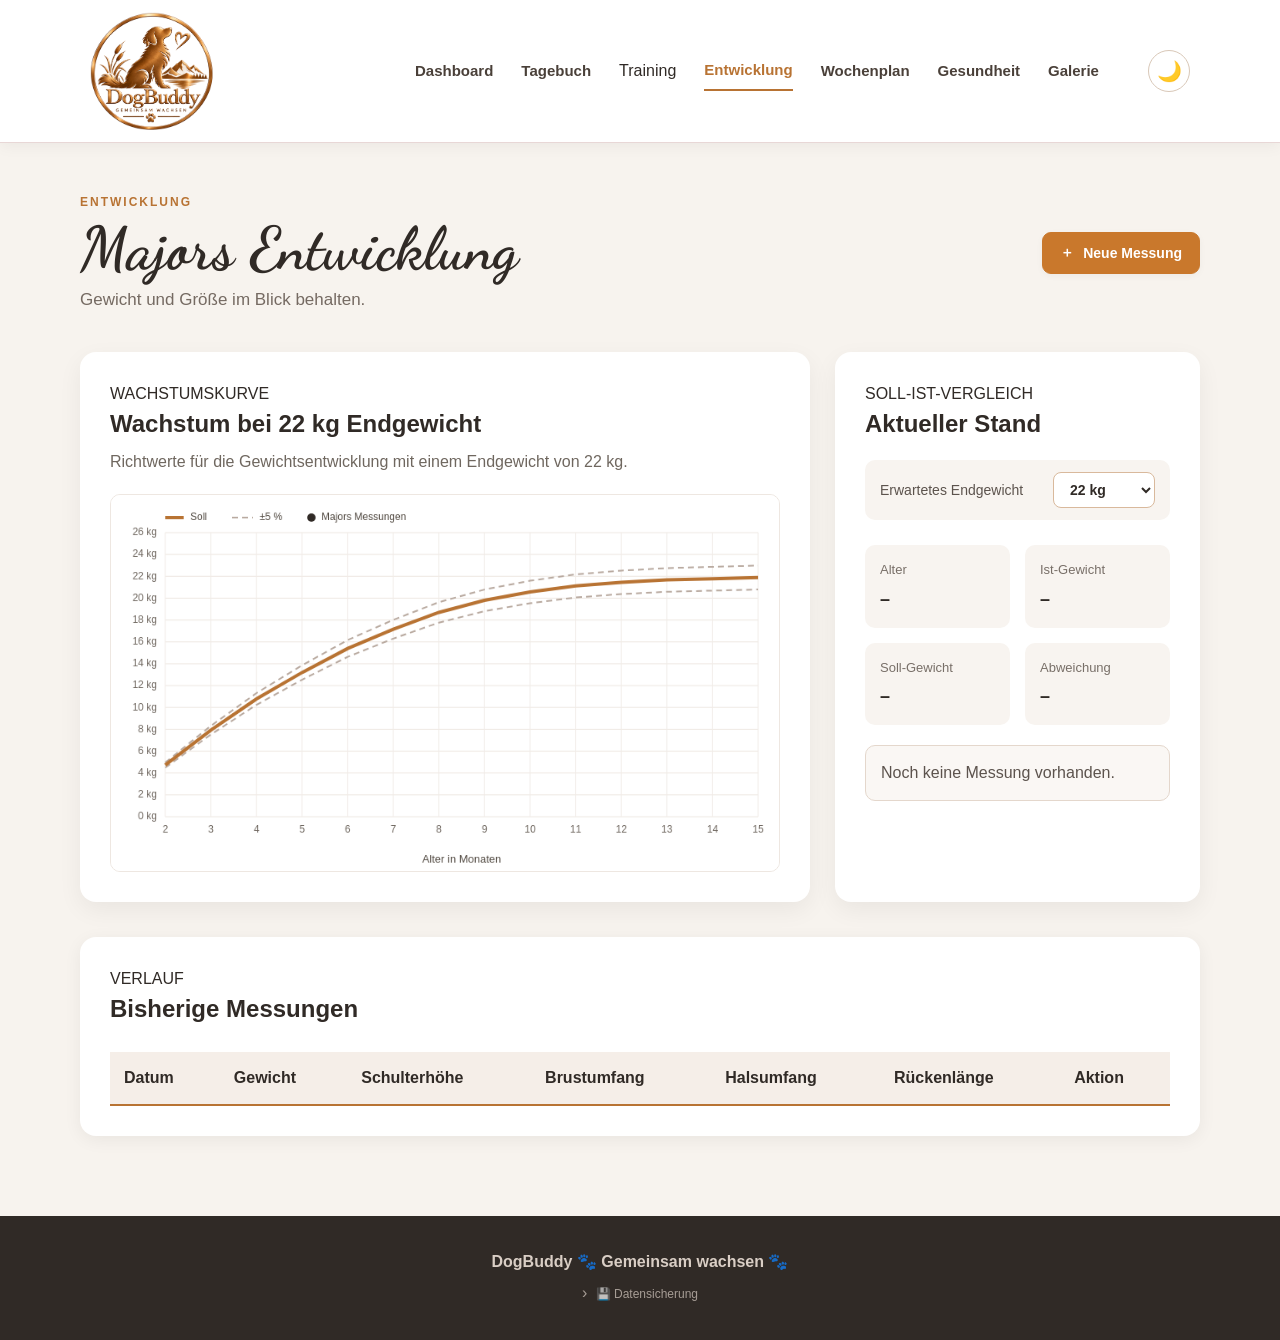
<file: DogBuddy/html/entwicklung.html>
<!DOCTYPE html>
<html lang="de">

<head>
    <meta charset="UTF-8">

    <meta
        name="viewport"
        content="width=device-width, initial-scale=1.0"
    >

    <title>DogBuddy - Entwicklung</title>

    <link
        rel="stylesheet"
        href="../css/styles.css"
    >
</head>


<body>


    <!-- ========================================== -->
    <!-- HAUPTINHALT -->
    <!-- ========================================== -->

    <main class="development-page">


        <!-- ====================================== -->
        <!-- ÜBERSCHRIFT -->
        <!-- ====================================== -->

        <section class="page-header">

            <div class="page-header-text">
            
                <p class="page-eyebrow">
                    ENTWICKLUNG
                </p>
            
                <h1 class="page-main-title">
                    <span id="page-dog-name">Major</span>s Entwicklung
                </h1>
            
                <p class="page-subtitle">
                    Gewicht und Größe im Blick behalten.
                </p>
            
            </div>
        
            <!-- POPUP ÖFFNEN -->
            <button
                type="button"
                id="open-measurement-form"
                class="gallery-add-button"
            >
        
                <span class="gallery-add-icon">
                    ＋
                </span>
            
                Neue Messung
            
            </button>
        
        </section>

        <!-- ====================================== -->
        <!-- WACHSTUM & SOLL-IST-VERGLEICH -->
        <!-- ====================================== -->

        <section class="growth-section">
        
        
            <!-- ================================== -->
            <!-- WACHSTUMSKURVE -->
            <!-- ================================== -->
        
            <div class="growth-chart-card">
            
            
                <!-- KLEINE ÜBERSCHRIFT -->
            
                <p class="eyebrow">
                    WACHSTUMSKURVE
                </p>
            
            
                <!-- ÜBERSCHRIFT -->
            
                <h2>
                    Wachstum bei
                    <span id="growth-heading-weight">22</span>
                    kg Endgewicht
                </h2>
            
            
                <!-- BESCHREIBUNG -->
            
                <p class="growth-description">
                    Richtwerte für die Gewichtsentwicklung
                    mit einem Endgewicht von
                    <span id="growth-description-weight">22</span> kg.
                </p>
            
            
                <!-- ================================== -->
                <!-- DIAGRAMM -->
                <!-- ================================== -->
            
                <!--
                    In dieses Canvas zeichnet JavaScript
                    später automatisch die Wachstumskurve,
                    den Toleranzbereich und Majors Messwerte.
                -->
            
                <canvas
                    id="growth-chart"
                    class="growth-chart-clickable"
                    width="800"
                    height="450"
                    title="Klicken zum Vergrößern"
                >
                </canvas>
            
            </div>
        
        
            <!-- ================================== -->
            <!-- SOLL-IST-VERGLEICH -->
            <!-- ================================== -->
        
            <div class="growth-comparison-card">
            
            
                <!-- KLEINE ÜBERSCHRIFT -->
            
                <p class="eyebrow">
                    SOLL-IST-VERGLEICH
                </p>
            
            
                <!-- ÜBERSCHRIFT -->
            
                <h2>
                    Aktueller Stand
                </h2>

            <!-- ================================== -->
            <!-- ERWARTETES ENDGEWICHT -->
            <!-- ================================== -->

            <div class="growth-final-weight">
            
                <label for="growth-final-weight">
                    Erwartetes Endgewicht
                </label>
            
                <select id="growth-final-weight">

                    <option value="20">
                        20 kg
                    </option>
                
                    <option value="21">
                        21 kg
                    </option>
                
                    <option value="22" selected>
                        22 kg
                    </option>
                
                    <option value="23">
                        23 kg
                    </option>
                
                    <option value="24">
                        24 kg
                    </option>
                
                </select>
            
            </div>
            
            
                <!-- ================================== -->
                <!-- VERGLEICHSWERTE -->
                <!-- ================================== -->
            
                <div class="growth-comparison-grid">
                
                
                    <!-- ALTER -->
                
                    <div class="growth-value">
                    
                        <span>
                            Alter
                        </span>
                    
                        <strong id="growth-current-age">
                            –
                        </strong>
                    
                    </div>
                
                
                    <!-- IST-GEWICHT -->
                
                    <div class="growth-value">
                    
                        <span>
                            Ist-Gewicht
                        </span>
                    
                        <strong id="growth-current-weight">
                            –
                        </strong>
                    
                    </div>
                
                
                    <!-- SOLL-GEWICHT -->
                
                    <div class="growth-value">
                    
                        <span>
                            Soll-Gewicht
                        </span>
                    
                        <strong id="growth-target-weight">
                            –
                        </strong>
                    
                    </div>
                
                
                    <!-- ABWEICHUNG -->
                
                    <div class="growth-value">
                    
                        <span>
                            Abweichung
                        </span>
                    
                        <strong id="growth-difference">
                            –
                        </strong>
                    
                    </div>
                
                </div>
            
            
                <!-- ================================== -->
                <!-- BEWERTUNG DES GEWICHTS -->
                <!-- ================================== -->
            
                <!--
                    JavaScript zeigt hier später an,
                    ob das Gewicht innerhalb,
                    unterhalb oder oberhalb
                    des Richtbereichs liegt.
                -->
            
                <div
                    id="growth-status"
                    class="growth-status"
                >
                    Noch keine Berechnung möglich.
                </div>
            
            
            </div>
        
        </section>


                <!-- ====================================== -->
                <!-- BISHERIGE MESSUNGEN -->
                <!-- ====================================== -->

                <section class="measurement-history">
                
                    <p class="eyebrow">
                        VERLAUF
                    </p>
                
                    <h2>
                        Bisherige Messungen
                    </h2>
                
                
                    <table class="measurement-table">
                    
                        <thead>
                        
                            <tr>
                            
                                <th>
                                    Datum
                                </th>
                            
                                <th>
                                    Gewicht
                                </th>
                            
                                <th>
                                    Schulterhöhe
                                </th>
                            
                                <th>
                                    Brustumfang
                                </th>
                            
                                <th>
                                    Halsumfang
                                </th>
                            
                                <th>
                                    Rückenlänge
                                </th>
                            
                                <th>
                                    Aktion
                                </th>
                            
                            </tr>
                        
                        </thead>
                    
                    
                        <tbody id="measurement-list">
                        
                            <!--
                                Hier fügt entwicklung.js
                                automatisch die gespeicherten
                                Messungen ein.
                            -->
                        
                        </tbody>
                    
                    </table>
                
                </section>
            
            </main>
        
            <!-- ========================================== -->
            <!-- POPUP - WACHSTUMSKURVE -->
            <!-- ========================================== -->

            <div
                id="growth-chart-modal"
                class="app-modal growth-chart-modal"
            >

                <div class="app-modal-content growth-chart-modal-content">
                
                    <!-- ================================== -->
                    <!-- POPUP KOPF -->
                    <!-- ================================== -->
                
                    <div class="app-modal-header">
                    
                        <div>
                        
                            <p class="eyebrow">
                                WACHSTUMSKURVE
                            </p>
                        
                            <h2>
                                Wachstum bei
                                <span id="growth-modal-weight">22</span>
                                kg Endgewicht
                            </h2>
                        
                        </div>
                    
                    
                        <!-- POPUP SCHLIESSEN -->
                    
                        <button
                            type="button"
                            id="close-growth-chart"
                            class="app-modal-close"
                            aria-label="Wachstumskurve schließen"
                        >
                            ×
                        </button>
                    
                    </div>
                
                
                    <!-- ================================== -->
                    <!-- GROSSE WACHSTUMSKURVE -->
                    <!-- ================================== -->
                
                    <div class="growth-chart-modal-body">
                    
                        <canvas
                            id="growth-chart-large"
                            width="1200"
                            height="650"
                        ></canvas>
                    
                    </div>
                
                </div>
            
            </div>
        
            <!-- ========================================== -->
            <!-- POPUP - NEUE MESSUNG -->
            <!-- ========================================== -->
        
            <div
                id="measurement-form-modal"
                class="app-modal"
            >
        
                <div class="app-modal-content">


            <!-- ================================== -->
            <!-- POPUP KOPF -->
            <!-- ================================== -->

            <div class="app-modal-header">

                <div>

                    <p class="eyebrow">
                        ENTWICKLUNG
                    </p>

                    <h2>
                        Neue Messung
                    </h2>

                </div>


                <button
                    type="button"
                    id="close-measurement-form"
                    class="app-modal-close"
                    aria-label="Popup schließen"
                >
                    ×
                </button>

            </div>


            <!-- ================================== -->
            <!-- POPUP INHALT -->
            <!-- ================================== -->

            <div class="app-modal-body">


                <!-- DATUM -->

                <div class="form-group">

                    <label for="measurement-date">
                        Datum
                    </label>

                    <input
                        type="date"
                        id="measurement-date"
                    >

                </div>


                <!-- GEWICHT -->

                <div class="form-group">

                    <label for="measurement-weight">
                        Gewicht in kg
                    </label>

                    <input
                        type="text"
                        id="measurement-weight"
                        step="0.1"
                        min="0"
                        placeholder="z. B. 8,4"
                    >

                </div>


                <!-- SCHULTERHÖHE -->

                <div class="form-group">

                    <label for="measurement-height">
                        Schulterhöhe in cm
                    </label>

                    <input
                        type="number"
                        id="measurement-height"
                        step="0.1"
                        min="0"
                        placeholder="z. B. 35"
                    >
                    
                </div>

                    <!-- BRUSTUMFANG -->

                    <div class="form-group">
                    
                        <label for="measurement-chest">
                            Brustumfang in cm
                        </label>
                    
                        <input
                            type="number"
                            id="measurement-chest"
                            step="0.1"
                            min="0"
                            placeholder="z. B. 42"
                        >
                    
                    </div>


                    <!-- HALSUMFANG -->

                    <div class="form-group">
                    
                        <label for="measurement-neck">
                            Halsumfang in cm
                        </label>
                    
                        <input
                            type="number"
                            id="measurement-neck"
                            step="0.1"
                            min="0"
                            placeholder="z. B. 28"
                        >

                </div>


                    <!-- RÜCKENLÄNGE -->

                    <div class="form-group">
                    
                        <label for="measurement-back">
                            Rückenlänge in cm
                        </label>
                    
                        <input
                            type="number"
                            id="measurement-back"
                            step="0.1"
                            min="0"
                            placeholder="z. B. 35"
                        >
                    
                        </div>

                    </div>
                                


            <!-- ================================== -->
            <!-- POPUP BUTTONS -->
            <!-- ================================== -->

            <div class="app-modal-buttons">


                <!-- ABBRECHEN -->

                <button
                    type="button"
                    id="cancel-measurement-form"
                    class="app-cancel-button"
                >
                    Abbrechen
                </button>


                <!-- SPEICHERN -->

                <button
                    type="button"
                    id="save-measurement"
                    class="primary-button"
                >
                    🐾 Speichern
                </button>

            </div>

        </div>

    </div>


    <!-- ========================================== -->
    <!-- JAVASCRIPT -->
    <!-- ========================================== -->

    <!-- Entwicklung -->
    <script src="../js/entwicklung.js"></script>

    <!-- Gemeinsamer Header -->
    <script src="../js/header.js"></script>

    <!-- Footer zuerst erstellen -->
    <script src="../js/footer.js"></script>

    <!-- Backup-Funktionen -->
    <script src="../js/backup.js"></script>

    <!-- Scroll-to-Top -->
    <script src="../js/scroll-top.js"></script>

    <!-- Schwebendes Navigationsmenü -->
    <script src="../js/floating-menu.js"></script>

    <!-- Dark Mode -->
    <script src="../js/dark-mode.js"></script>

    </body>

</html>
</file>
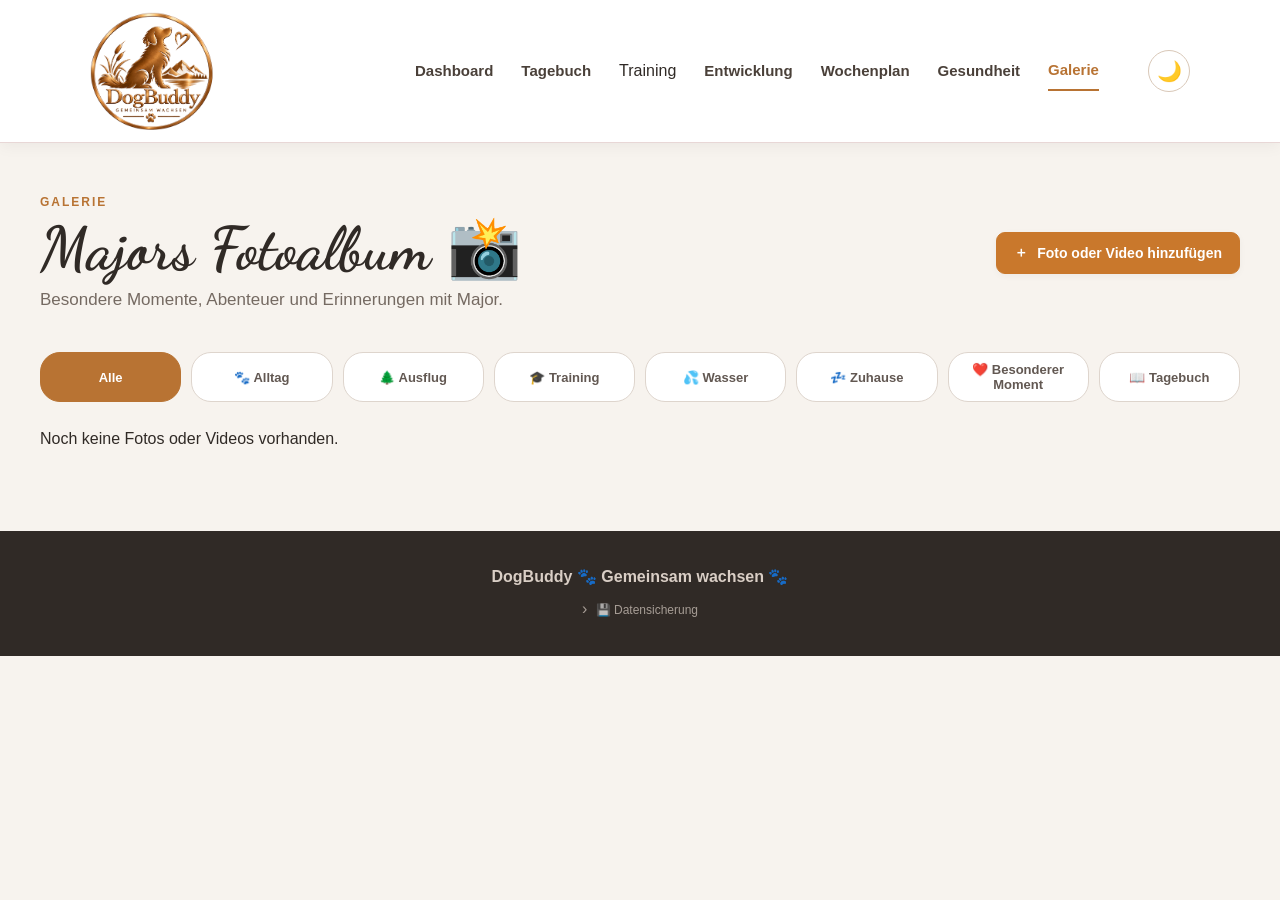
<file: DogBuddy/html/galerie.html>
<!DOCTYPE html>
<html lang="de">

<head>

    <meta charset="UTF-8">

    <meta
        name="viewport"
        content="width=device-width, initial-scale=1.0"
    >

    <title>Galerie | DogBuddy</title>

    <link
        rel="stylesheet"
        href="../css/styles.css"
    >

</head>


<body>


    <!-- ================================================== -->
    <!-- HAUPTINHALT                                        -->
    <!-- ================================================== -->

    <main class="gallery-page">


        <!-- GALERIE-KOPF -->

        <section class="page-header">

            <div class="page-header-text">
            
                <p class="page-eyebrow">
                    GALERIE
                </p>
            
                <h1 class="page-main-title">
                    <span id="page-dog-name">Major</span>s Fotoalbum 📸
                </h1>
            
                <p class="page-subtitle">
                    Besondere Momente, Abenteuer und Erinnerungen mit Major.
                </p>
            
            </div>
        
            <!-- POPUP ÖFFNEN -->
            <button
                type="button"
                id="open-gallery-form"
                class="gallery-add-button"
            >
        
                <span class="gallery-add-icon">
                    ＋
                </span>
            
                Foto oder Video hinzufügen
            
            </button>
        
        </section>


        <!-- ================================================== -->
        <!-- FILTER                                             -->
        <!-- ================================================== -->

        <section class="gallery-filter">

            <button
                type="button"
                class="gallery-filter-button active"
                data-category="Alle"
            >
                Alle
            </button>

            <button
                type="button"
                class="gallery-filter-button"
                data-category="Alltag"
            >
                🐾 Alltag
            </button>

            <button
                type="button"
                class="gallery-filter-button"
                data-category="Ausflug"
            >
                🌲 Ausflug
            </button>

            <button
                type="button"
                class="gallery-filter-button"
                data-category="Training"
            >
                🎓 Training
            </button>

            <button
                type="button"
                class="gallery-filter-button"
                data-category="Wasser"
            >
                💦 Wasser
            </button>

            <button
                type="button"
                class="gallery-filter-button"
                data-category="Zuhause"
            >
                💤 Zuhause
            </button>

            <button
                type="button"
                class="gallery-filter-button"
                data-category="Besonderer Moment"
            >
                ❤️ Besonderer Moment
            </button>

            <button
                type="button"
                class="gallery-filter-button"
                data-category="Tagebuch"
            >
                📖 Tagebuch
            </button>

        </section>


        <!-- ================================================== -->
        <!-- GALERIE                                            -->
        <!-- ================================================== -->

        <section class="gallery-album">

            <div
                id="gallery-grid"
                class="gallery-grid"
            >

                <p class="empty-gallery">
                    Noch keine Fotos oder Videos vorhanden.
                </p>

            </div>

        </section>

    </main>


    <!-- ================================================== -->
    <!-- POPUP: FOTO ODER VIDEO HINZUFÜGEN                   -->
    <!-- ================================================== -->

    <div
        id="gallery-form-modal"
        class="app-modal"
    >

        <div class="app-modal-content">


            <!-- POPUP-KOPF -->

            <div class="app-modal-header">

                <div>

                    <p class="small-heading">
                        GALERIE
                    </p>

                    <h2 id="gallery-form-title">
                        Foto oder Video hinzufügen
                    </h2>

                </div>


                <button
                    type="button"
                    id="close-gallery-form"
                    class="app-modal-close"
                    aria-label="Popup schließen"
                >
                    ×
                </button>

            </div>


            <!-- POPUP-INHALT -->

            <div class="app-modal-body">


                <!-- DATEI -->

                <div class="gallery-form-group">

                    <label>
                        Foto oder Video
                    </label>


                    <div class="gallery-file-picker">

                        <label
                            for="gallery-photo"
                            class="gallery-file-button"
                        >
                            📁 Dateien durchsuchen
                        </label>


                        <span
                            id="gallery-file-name"
                            class="gallery-file-name"
                        >
                            Keine Datei ausgewählt
                        </span>


                        <input
                            type="file"
                            id="gallery-photo"
                            class="gallery-file-input"
                            accept="image/jpeg,image/png,image/webp,video/mp4,video/webm"
                        >

                    </div>

                </div>


                <!-- VORSCHAU -->

                <div
                    id="gallery-upload-preview"
                    class="gallery-upload-preview"
                ></div>


                <!-- TITEL -->

                <div class="gallery-form-group">

                    <label for="gallery-title">
                        Titel
                    </label>

                    <input
                        type="text"
                        id="gallery-title"
                        placeholder="z. B. Erstes Mal am See"
                    >

                </div>


                <!-- DATUM UND KATEGORIE -->

                <div class="gallery-form-row">


                    <div class="gallery-form-group">

                        <label for="gallery-date">
                            Datum
                        </label>

                        <input
                            type="date"
                            id="gallery-date"
                        >

                    </div>


                    <div class="gallery-form-group">

                        <label for="gallery-category">
                            Kategorie
                        </label>

                        <select id="gallery-category">

                            <option value="Alltag">
                                🐾 Alltag
                            </option>

                            <option value="Ausflug">
                                🌲 Ausflug
                            </option>

                            <option value="Training">
                                🎓 Training
                            </option>

                            <option value="Wasser">
                                💦 Wasser
                            </option>

                            <option value="Zuhause">
                                💤 Zuhause
                            </option>

                            <option value="Besonderer Moment">
                                ❤️ Besonderer Moment
                            </option>

                        </select>

                    </div>

                </div>


                <!-- BESCHREIBUNG -->

                <div class="gallery-form-group">

                    <label for="gallery-description">
                        Beschreibung
                    </label>

                    <textarea
                        id="gallery-description"
                        rows="4"
                        placeholder="Was war an diesem Moment besonders?"
                    ></textarea>

                </div>

            </div>


            <!-- POPUP-BUTTONS -->

            <div class="app-modal-buttons">

                <button
                    type="button"
                    id="cancel-gallery-form"
                    class="app-cancel-button"
                >
                    Abbrechen
                </button>


                <button
                    type="button"
                    id="save-gallery-photo"
                    class="primary-button"
                >
                    Speichern
                </button>

            </div>

        </div>

    </div>


    <!-- ================================================== -->
    <!-- LIGHTBOX                                           -->
    <!-- ================================================== -->

    <div
        id="gallery-lightbox"
        class="gallery-lightbox"
    >

        <div class="gallery-lightbox-content">


            <!-- SCHLIESSEN -->

            <button
                type="button"
                id="close-gallery-lightbox"
                class="gallery-lightbox-close"
                aria-label="Großansicht schließen"
            >
                ×
            </button>


            <!-- ================================================== -->
            <!-- MEDIENBEREICH MIT PFEILEN                           -->
            <!-- ================================================== -->

            <div class="gallery-lightbox-media-wrapper">


                <!-- VORHERIGES FOTO -->

                <button
                    type="button"
                    id="gallery-lightbox-previous"
                    class="gallery-lightbox-arrow gallery-lightbox-arrow-left"
                    aria-label="Vorheriges Foto"
                    hidden
                >
                    ‹
                </button>


                <!-- FOTO ODER VIDEO -->

                <div
                    id="gallery-lightbox-media"
                    class="gallery-lightbox-media"
                ></div>


                <!-- NÄCHSTES FOTO -->

                <button
                    type="button"
                    id="gallery-lightbox-next"
                    class="gallery-lightbox-arrow gallery-lightbox-arrow-right"
                    aria-label="Nächstes Foto"
                    hidden
                >
                    ›
                </button>


                <!-- BILDZÄHLER -->

                <div
                    id="gallery-lightbox-counter"
                    class="gallery-lightbox-counter"
                    hidden
                ></div>

            </div>


            <!-- ================================================== -->
            <!-- INFORMATIONEN                                      -->
            <!-- ================================================== -->

            <div class="gallery-lightbox-info">

                <p
                    id="gallery-lightbox-category"
                    class="small-heading"
                ></p>

                <h2 id="gallery-lightbox-title"></h2>

                <p id="gallery-lightbox-date"></p>

                <p id="gallery-lightbox-description"></p>

            </div>

        </div>

    </div>


    <!-- ================================================== -->
    <!-- JAVASCRIPT                                         -->
    <!-- ================================================== -->

    <!-- Galerie -->
    <script src="../js/galerie.js"></script>

    <!-- Gemeinsamer Header -->
    <script src="../js/header.js"></script>

    <!-- Footer zuerst erstellen -->
    <script src="../js/footer.js"></script>

    <!-- Backup-Funktionen -->
    <script src="../js/backup.js"></script>

    <!-- Scroll-to-Top -->
    <script src="../js/scroll-top.js"></script>

    <!-- Schwebendes Navigationsmenü -->
    <script src="../js/floating-menu.js"></script>

    <!-- Dark Mode -->
    <script src="../js/dark-mode.js"></script>

    </body>

</html>
</file>
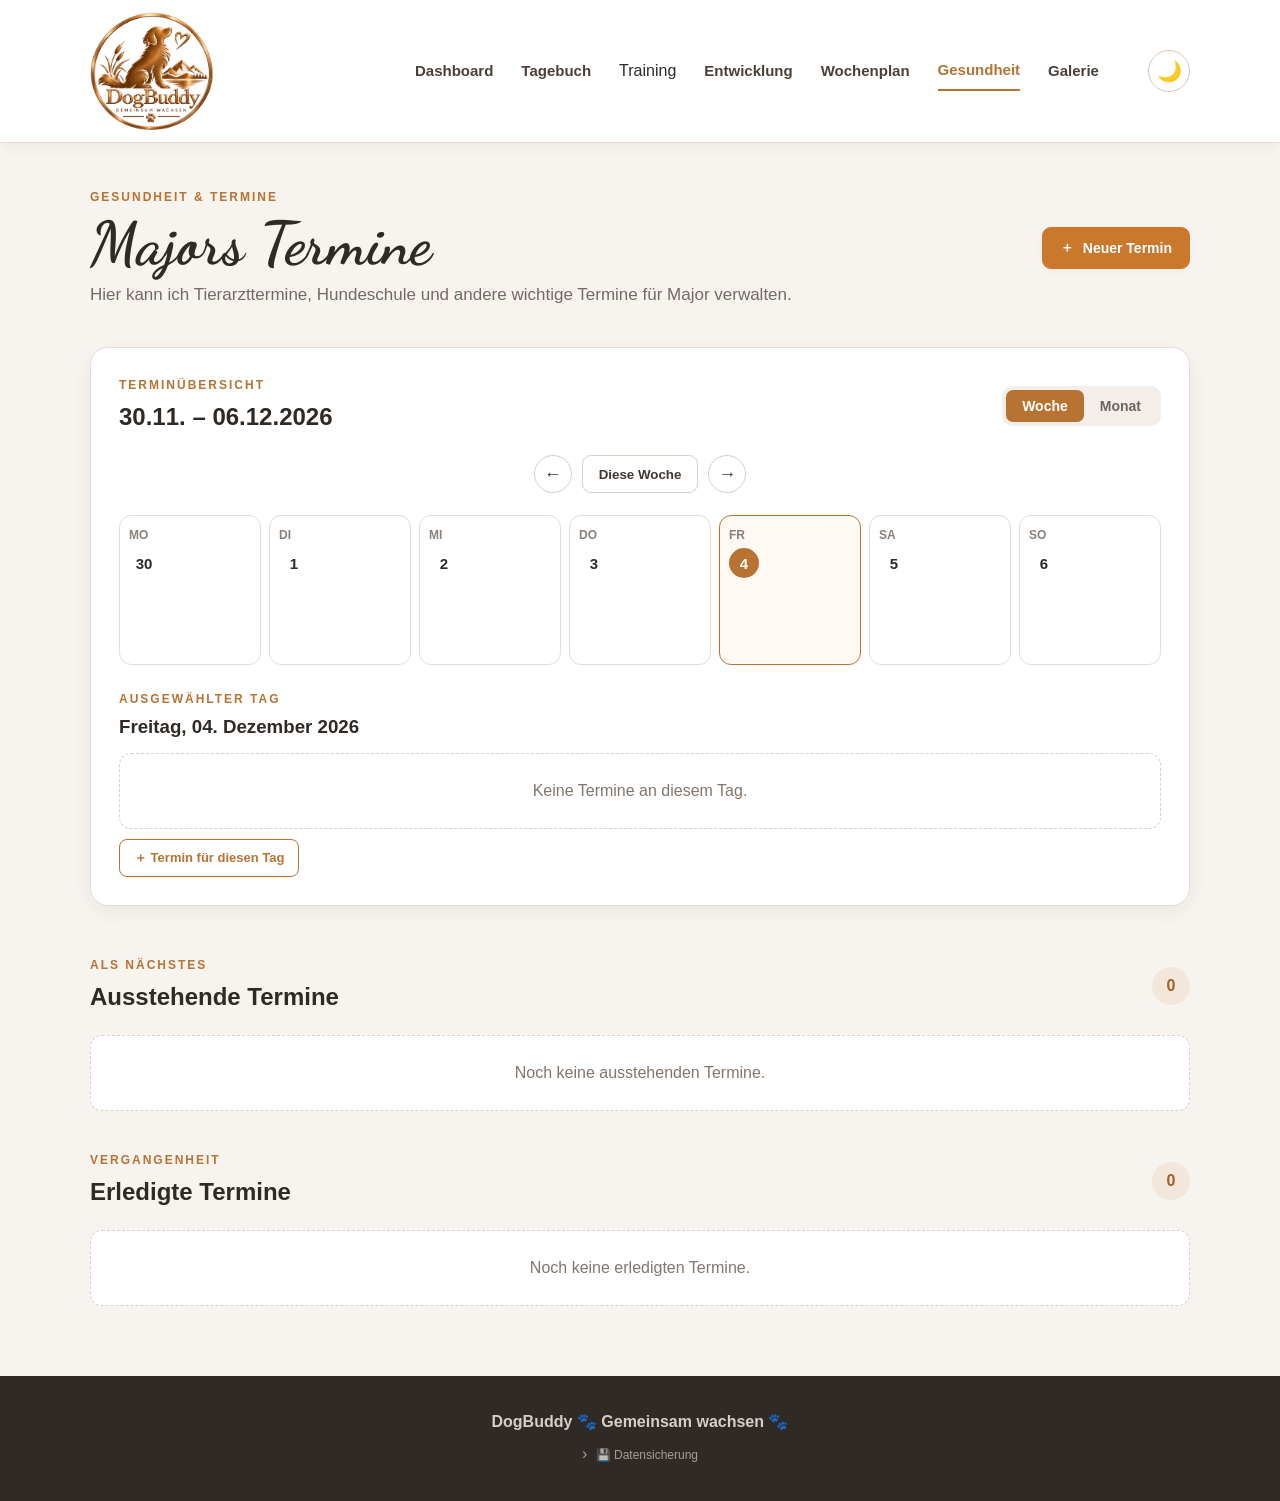
<file: DogBuddy/html/gesundheit.html>
<!DOCTYPE html>
<html lang="de">

<head>

    <meta charset="UTF-8">

    <meta
        name="viewport"
        content="width=device-width, initial-scale=1.0"
    >

    <title>Gesundheit & Termine | DogBuddy</title>

    <link
        rel="stylesheet"
        href="../css/styles.css"
    >

</head>


<body>


    <!-- ========================================== -->
    <!-- HAUPTINHALT -->
    <!-- ========================================== -->

    <main class="health-page">


        <!-- ====================================== -->
        <!-- ÜBERSCHRIFT -->
        <!-- ====================================== -->

        <section class="page-header">

            <div class="page-header-text">
            
                <p class="page-eyebrow">
                    GESUNDHEIT & TERMINE
                </p>
            
                <h1 class="page-main-title">
                    <span id="page-dog-name">Major</span>s Termine
                </h1>
            
                <p class="page-subtitle">
                    Hier kann ich Tierarzttermine,
                    Hundeschule und andere wichtige
                    Termine für <span id="page-dog-name-text">Major</span> verwalten.
                </p>
            
            </div>
        
            <!-- POPUP ÖFFNEN -->
            <button
                type="button"
                id="open-appointment-form"
                class="gallery-add-button"
            >
        
                <span class="gallery-add-icon">
                    ＋
                </span>
            
                Neuer Termin
            
            </button>
        
        </section>


                <!-- ====================================== -->
                <!-- KALENDER                               -->
                <!-- ====================================== -->
            
                <section class="health-calendar-section">
                
                    <!-- ================================== -->
                    <!-- KALENDER KOPF                      -->
                    <!-- ================================== -->
                
                    <div class="health-calendar-header">
                    
                        <div>
                        
                            <p class="small-heading">
                                TERMINÜBERSICHT
                            </p>
                        
                            <h2 id="calendar-title">
                                Kalender
                            </h2>
                        
                        </div>
                    
                    
                        <!-- ================================== -->
                        <!-- WOCHEN- / MONATSANSICHT            -->
                        <!-- ================================== -->
                    
                        <div class="calendar-view-switch">
                        
                            <button
                                type="button"
                                id="calendar-week-view"
                                class="calendar-view-button active"
                            >
                                Woche
                            </button>
                        
                            <button
                                type="button"
                                id="calendar-month-view"
                                class="calendar-view-button"
                            >
                                Monat
                            </button>
                        
                        </div>
                    
                    </div>
                
                
                    <!-- ================================== -->
                    <!-- KALENDER NAVIGATION                -->
                    <!-- ================================== -->
                
                    <div class="calendar-navigation">
                    
                        <button
                            type="button"
                            id="calendar-previous"
                            class="calendar-navigation-button"
                            aria-label="Vorheriger Zeitraum"
                        >
                            ←
                        </button>
                    
                    
                        <button
                            type="button"
                            id="calendar-today"
                            class="calendar-today-button"
                        >
                            Zur Aktuellen Woche
                        </button>
                    
                    
                        <button
                            type="button"
                            id="calendar-next"
                            class="calendar-navigation-button"
                            aria-label="Nächster Zeitraum"
                        >
                            →
                        </button>
                    
                    </div>
                
                
                    <!-- ================================== -->
                    <!-- KALENDER                           -->
                    <!-- ================================== -->
                
                    <div
                        id="health-calendar"
                        class="health-calendar"
                    >
                    </div>
                
                
                    <!-- ================================== -->
                    <!-- AUSGEWÄHLTER TAG                   -->
                    <!-- ================================== -->
                
                    <div
                        id="calendar-day-details"
                        class="calendar-day-details"
                    >
                
                        <div class="calendar-day-details-header">
                        
                            <div>
                            
                                <p class="small-heading">
                                    AUSGEWÄHLTER TAG
                                </p>
                            
                                <h3 id="calendar-selected-date">
                                    Heute
                                </h3>
                            
                            </div>
                        
                        </div>
                    
                    
                        <div id="calendar-day-appointments">
                        
                            <p class="empty-appointments">
                                Keine Termine an diesem Tag.
                            </p>
                        
                        </div>
                    
                    </div>
                
                </section>


        <!-- ====================================== -->
        <!-- AUSSTEHENDE TERMINE -->
        <!-- ====================================== -->

        <section class="appointment-section">

            <div class="appointment-section-header">

                <div>

                    <p class="small-heading">
                        ALS NÄCHSTES
                    </p>

                    <h2>
                        Ausstehende Termine
                    </h2>

                </div>


                <span
                    class="appointment-counter"
                    id="open-appointment-count"
                >
                    0
                </span>

            </div>


            <div id="open-appointments">

                <p class="empty-appointments">
                    Noch keine ausstehenden Termine.
                </p>

            </div>

        </section>


        <!-- ====================================== -->
        <!-- ERLEDIGTE TERMINE -->
        <!-- ====================================== -->

        <section class="appointment-section completed-section">

            <div class="appointment-section-header">

                <div>

                    <p class="small-heading">
                        VERGANGENHEIT
                    </p>

                    <h2>
                        Erledigte Termine
                    </h2>

                </div>


                <span
                    class="appointment-counter"
                    id="completed-appointment-count"
                >
                    0
                </span>

            </div>


            <div id="completed-appointments">

                <p class="empty-appointments">
                    Noch keine erledigten Termine.
                </p>

            </div>

        </section>


    </main>


    <!-- ========================================== -->
    <!-- POPUP - TERMIN -->
    <!-- ========================================== -->

    <div
        id="appointment-form-modal"
        class="app-modal"
    >

        <div class="app-modal-content">


            <!-- ================================== -->
            <!-- POPUP KOPF -->
            <!-- ================================== -->

            <div class="app-modal-header">

                <div>

                    <p class="small-heading">
                        GESUNDHEIT & TERMINE
                    </p>

                    <h2 id="appointment-form-title">
                        Neuer Termin
                    </h2>

                </div>


                <button
                    type="button"
                    id="close-appointment-form"
                    class="app-modal-close"
                    aria-label="Popup schließen"
                >
                    ×
                </button>

            </div>


            <!-- ================================== -->
            <!-- POPUP INHALT -->
            <!-- ================================== -->

            <div class="app-modal-body">


                <!-- KATEGORIE -->

                <div class="health-form-group">

                    <label for="appointment-category">
                        Kategorie
                    </label>

                    <select id="appointment-category">

                        <option value="Tierarzt">
                            🩺 Tierarzt
                        </option>

                        <option value="Hundeschule">
                            🐕 Hundeschule
                        </option>

                        <option value="Impfung">
                            💉 Impfung
                        </option>

                        <option value="Untersuchung">
                            🔎 Untersuchung
                        </option>

                        <option value="Pflege">
                            ✂️ Pflege
                        </option>

                        <option value="Sonstiges">
                            📌 Sonstiges
                        </option>

                    </select>

                </div>


                <!-- BEZEICHNUNG -->

                <div class="health-form-group">

                    <label for="appointment-title">
                        Termin / Bezeichnung
                    </label>

                    <input
                        type="text"
                        id="appointment-title"
                        placeholder="z. B. Welpengruppe"
                    >

                </div>


                <!-- DATUM UND UHRZEIT -->

                <div class="health-form-row">

                    <div class="health-form-group">

                        <label for="appointment-date">
                            Datum
                        </label>

                        <input
                            type="date"
                            id="appointment-date"
                        >

                    </div>


                    <div class="health-form-group">

                        <label for="appointment-time">
                            Uhrzeit
                        </label>

                        <input
                            type="time"
                            id="appointment-time"
                        >

                    </div>

                </div>


                <!-- ORT -->

                <div class="health-form-group">

                    <label for="appointment-location">
                        Ort
                    </label>

                    <input
                        type="text"
                        id="appointment-location"
                        placeholder="z. B. Tierarztpraxis Traunstein"
                    >

                </div>


                <!-- NOTIZ -->

                <div class="health-form-group">

                    <label for="appointment-note">
                        Notiz
                    </label>

                    <textarea
                        id="appointment-note"
                        rows="4"
                        placeholder="z. B. Impfpass mitnehmen"
                    ></textarea>

                </div>


                <!-- STATUS -->

                <div class="health-form-group">

                    <label>
                        Status
                    </label>


                    <div class="appointment-status-selection">

                        <label>

                            <input
                                type="radio"
                                name="appointment-status"
                                value="open"
                                checked
                            >

                            Ausstehend

                        </label>


                        <label>

                            <input
                                type="radio"
                                name="appointment-status"
                                value="completed"
                            >

                            Erledigt

                        </label>

                    </div>

                </div>


            </div>


            <!-- ================================== -->
            <!-- POPUP BUTTONS -->
            <!-- ================================== -->

            <div class="app-modal-buttons">

                <button
                    type="button"
                    id="cancel-appointment-form"
                    class="app-cancel-button"
                >
                    Abbrechen
                </button>


                <button
                    type="button"
                    id="save-appointment"
                    class="primary-button"
                >
                    🐾 Speichern
                </button>

            </div>


        </div>

    </div>


    <!-- ========================================== -->
    <!-- JAVASCRIPT -->
    <!-- ========================================== -->

    <!-- Gesundheit -->
    <script src="../js/gesundheit.js"></script>

    <!-- Gemeinsamer Header -->
    <script src="../js/header.js"></script>

    <!-- Footer zuerst erstellen -->
    <script src="../js/footer.js"></script>

    <!-- Backup-Funktionen -->
    <script src="../js/backup.js"></script>

    <!-- Scroll-to-Top -->
    <script src="../js/scroll-top.js"></script>

    <!-- Schwebendes Navigationsmenü -->
    <script src="../js/floating-menu.js"></script>

    <!-- Dark Mode -->
    <script src="../js/dark-mode.js"></script>


</body>

</html>
</file>
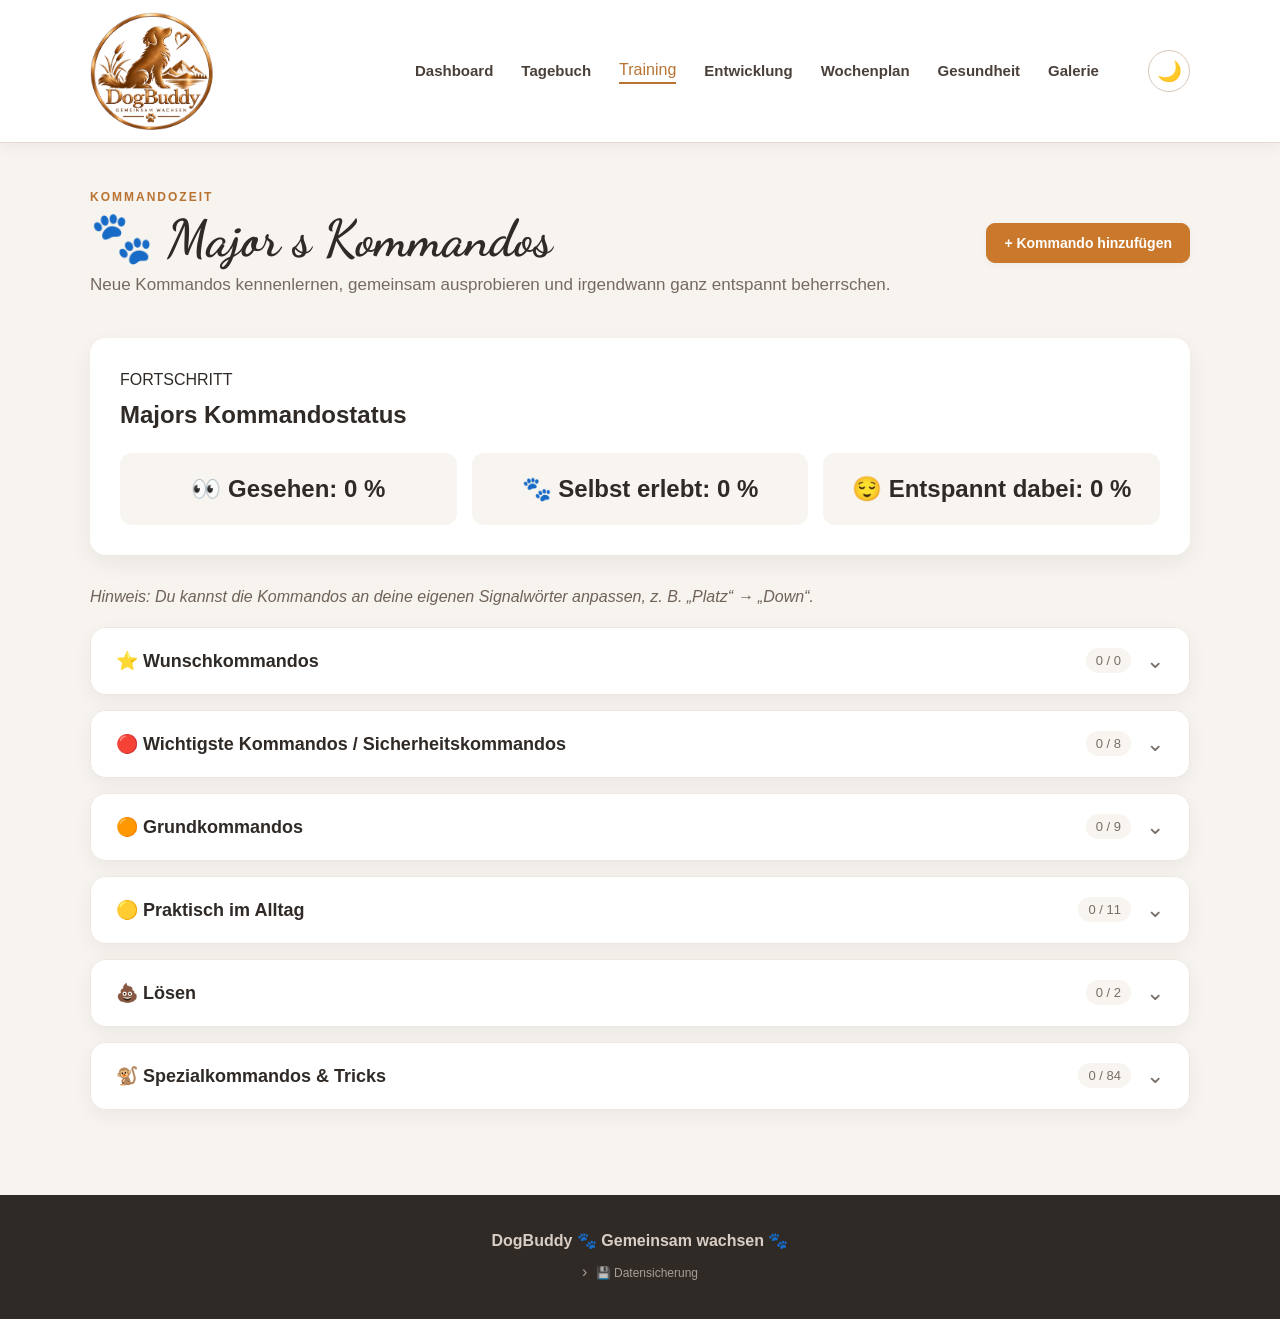
<file: DogBuddy/html/kommandos.html>
<!DOCTYPE html>
<html lang="de">

<head>

    <meta charset="UTF-8">

    <meta
        name="viewport"
        content="width=device-width, initial-scale=1.0"
    >

    <title>DogBuddy - Kommandos</title>

    <link
        rel="stylesheet"
        href="../css/styles.css"
    >

</head>


<body>


    <!-- ================================================== -->
    <!-- HAUPTINHALT                                        -->
    <!-- ================================================== -->

    <main class="discovery-page">


        <!-- ================================================== -->
        <!-- ÜBERSCHRIFT                                        -->
        <!-- ================================================== -->

        <section class="page-header">

            <div class="page-header-text">
            
                <p class="page-eyebrow">
                    KOMMANDOZEIT
                </p>
            
                <h1 class="page-main-title">
                    🐾
                    <span id="page-dog-name">
                        Major
                    </span>s Kommandos
                </h1>
            
                <p class="page-subtitle">
                    Neue Kommandos kennenlernen,
                    gemeinsam ausprobieren und
                    irgendwann ganz entspannt beherrschen.
                </p>
            
            </div>
        
            <!-- POPUP ÖFFNEN -->
            <button
                type="button"
                id="add-command-button"
                class="gallery-add-button"
            >
                + Kommando hinzufügen
            </button>
        
        </section>



        <!-- ================================================== -->
        <!-- FORTSCHRITT                                        -->
        <!-- ================================================== -->

        <section class="discovery-progress">

            <p class="eyebrow">
                FORTSCHRITT
            </p>

            <h2>
                Majors Kommandostatus
            </h2>


            <div class="discovery-progress-grid">


                <!-- KENNENGELERNT -->

                <div class="discovery-progress-item">

                    <strong id="progress-seen">
                        👀 Kennengelernt: 0 %
                    </strong>

                </div>


                <!-- SELBST ERLEBT -->

                <div class="discovery-progress-item">

                    <strong id="progress-experienced">
                        🐾 Selbst erlebt: 0 %
                    </strong>

                </div>


                <!-- ENTSPANNT DABEI -->

                <div class="discovery-progress-item">

                    <strong id="progress-relaxed">
                        😌 Entspannt dabei: 0 %
                    </strong>

                </div>


            </div>

        </section>



        <!-- ================================================== -->
        <!-- KOMMANDO-CHECKLISTE                                -->
        <!-- ================================================== -->

        <section class="discovery-checklist-section">


            <!-- ================================================== -->
            <!-- HINWEIS                                            -->
            <!-- ================================================== -->

            <p class="command-edit-hint">
                <em>
                    Hinweis: Du kannst die Kommandos an deine
                    eigenen Signalwörter anpassen,
                    z. B. „Platz“ → „Down“.
                </em>
            </p>



            <!-- ================================================== -->
            <!-- KOMMANDOLISTE                                      -->
            <!-- ================================================== -->

            <div id="command-checklist">

                <!--
                    Die komplette Kommandoliste wird
                    automatisch durch kommandos.js erstellt.

                    Kategorien:

                    ⭐ Wunschkommandos
                    🔴 Sicherheitskommandos
                    🟠 Grundkommandos
                    🟡 Praktisch im Alltag
                    💩 Lösen
                    🐒 Spezialkommandos & Tricks
                -->

            </div>

        </section>


    </main>



    <!-- ================================================== -->
    <!-- KOMMANDO-EDITOR                                    -->
    <!-- ================================================== -->

    <div
        id="command-editor-modal"
        class="app-modal"
    >

        <div class="app-modal-content command-editor-modal-content">


            <!-- ================================================== -->
            <!-- POPUP KOPF                                        -->
            <!-- ================================================== -->

            <div class="app-modal-header">

                <div>

                    <p class="eyebrow">
                        KOMMANDO
                    </p>

                    <h2 id="command-editor-title">
                        Kommando hinzufügen
                    </h2>

                </div>


                <!-- ================================================== -->
                <!-- POPUP SCHLIESSEN                                   -->
                <!-- ================================================== -->

                <button
                    type="button"
                    id="close-command-editor"
                    class="app-modal-close"
                    aria-label="Popup schließen"
                >
                    ×
                </button>

            </div>


            <!-- ================================================== -->
            <!-- POPUP INHALT                                      -->
            <!-- ================================================== -->

            <div class="app-modal-body">


                <!-- ================================================== -->
                <!-- SIGNALWORT                                         -->
                <!-- ================================================== -->

                <label for="command-editor-name">
                    Signalwort
                </label>

                <input
                    type="text"
                    id="command-editor-name"
                    autocomplete="off"
                    placeholder="z. B. Down"
                >


                <!-- ================================================== -->
                <!-- NOTIZ                                              -->
                <!-- ================================================== -->

                <div id="command-editor-note-area">

                    <label for="command-editor-note">
                        Notiz
                    </label>

                    <textarea
                        id="command-editor-note"
                        rows="3"
                        placeholder="z. B. Handzeichen üben"
                    ></textarea>

                </div>


                <!-- ================================================== -->
                <!-- ÄHNLICHE KOMMANDOS                                 -->
                <!-- ================================================== -->

                <div
                    id="command-suggestions"
                    class="discovery-suggestions command-suggestions"
                    hidden
                >

                    <p class="discovery-suggestions-title">
                        Ähnliche Kommandos bereits vorhanden:
                    </p>

                    <div id="command-suggestions-list"></div>

                </div>

            </div>


            <!-- ================================================== -->
            <!-- POPUP BUTTONS                                     -->
            <!-- ================================================== -->

            <div class="app-modal-buttons">

                <button
                    type="button"
                    id="command-editor-delete"
                    class="app-cancel-button"
                    hidden
                >
                    Löschen
                </button>


                <button
                    type="button"
                    id="command-editor-cancel"
                    class="app-cancel-button"
                >
                    Abbrechen
                </button>


                <button
                    type="button"
                    id="command-editor-save"
                    class="primary-button"
                >
                    🐾 Speichern
                </button>

            </div>


        </div>

    </div>


    <!-- ================================================== -->
    <!-- JAVASCRIPT                                         -->
    <!-- ================================================== -->

    <!-- KOMMANDO-ACHIEVEMENTS -->
    <script src="../js/kommandos-achievements.js"></script>

    <!-- Kommandos -->
    <script src="../js/kommandos.js"></script>

    <!-- Gemeinsamer Header -->
    <script src="../js/header.js"></script>

    <!-- Footer zuerst erstellen -->
    <script src="../js/footer.js"></script>

    <!-- Backup-Funktionen -->
    <script src="../js/backup.js"></script>

    <!-- Scroll-to-Top -->
    <script src="../js/scroll-top.js"></script>

    <!-- Schwebendes Navigationsmenü -->
    <script src="../js/floating-menu.js"></script>

    <!-- Dark Mode -->
    <script src="../js/dark-mode.js"></script>


</body>

</html>
</file>
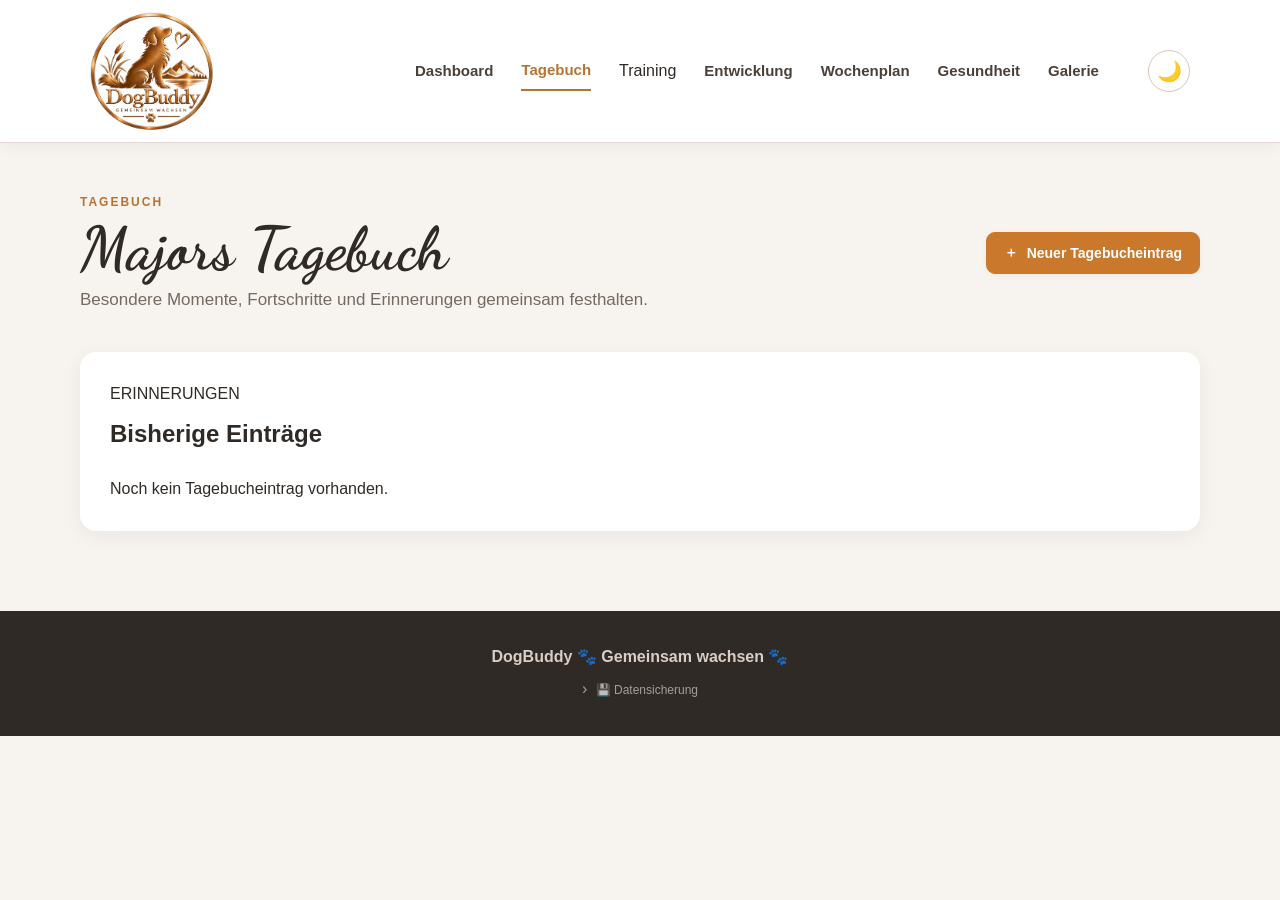
<file: DogBuddy/html/tagebuch.html>
<!DOCTYPE html>
<html lang="de">

<head>
    <meta charset="UTF-8">

    <meta
        name="viewport"
        content="width=device-width, initial-scale=1.0"
    >

    <title>DogBuddy - Tagebuch</title>

    <link
        rel="stylesheet"
        href="../css/styles.css"
    >
</head>


<body>


    <!-- ================================================== -->
    <!-- HAUPTINHALT -->
    <!-- ================================================== -->

    <main class="diary-page">


        <!-- ================================================== -->
        <!-- KOPFBEREICH -->
        <!-- ================================================== -->

        <section class="page-header">

            <div class="page-header-text">
            
                <p class="page-eyebrow">
                    TAGEBUCH
                </p>
            
                <h1 class="page-main-title">
                    <span id="page-dog-name">Major</span>s Tagebuch
                </h1>
            
                <p class="page-subtitle">
                    Besondere Momente, Fortschritte und Erinnerungen
                    gemeinsam festhalten.
                </p>
            
            </div>
        
            <!-- POPUP ÖFFNEN -->
            <button
                type="button"
                id="open-diary-form"
                class="gallery-add-button"
            >
                <span class="gallery-add-icon">
                    ＋
                </span>
            
                Neuer Tagebucheintrag
            </button>
        
        </section>


        <!-- ================================================== -->
        <!-- BISHERIGE TAGEBUCHEINTRÄGE -->
        <!-- ================================================== -->

        <section class="diary-history">

            <div class="diary-history-header">

                <div>

                    <p class="eyebrow">
                        ERINNERUNGEN
                    </p>

                    <h2>
                        Bisherige Einträge
                    </h2>

                </div>

            </div>


            <!-- JavaScript fügt hier die Einträge ein -->

            <div id="diary-list">

                <p class="empty-info">
                    Noch kein Tagebucheintrag vorhanden.
                </p>

            </div>

        </section>

    </main>


    <!-- ================================================== -->
    <!-- POPUP: TAGEBUCHEINTRAG -->
    <!-- ================================================== -->

    <div
        id="diary-form-modal"
        class="app-modal"
    >

        <div class="app-modal-content diary-modal-content">


            <!-- ================================================== -->
            <!-- POPUP-KOPF -->
            <!-- ================================================== -->

            <div class="app-modal-header">

                <div>
                
                    <p class="eyebrow">
                        TAGEBUCH
                    </p>
                
                    <h2 id="diary-form-title">
                        Neuer Tagebucheintrag
                    </h2>
                
                </div>
            
            
                <div class="diary-header-actions">
                
                    <!-- FOTOS UND VIDEOS HINZUFÜGEN -->

                    <label
                        for="diary-photos"
                        class="photo-upload-button"
                    >
                        Fotos / Videos hinzufügen
                    </label>

                    <input
                        type="file"
                        id="diary-photos"
                        accept="image/*,video/*"
                        multiple
                        hidden
                    >
                
                    <button
                        type="button"
                        id="close-diary-form"
                        class="app-modal-close"
                        aria-label="Fenster schließen"
                    >
                        ×
                    </button>
                
                </div>
            
            </div>


            <!-- ================================================== -->
            <!-- FORMULAR -->
            <!-- ================================================== -->

            <div class="app-modal-body">

            <!-- FOTO-VORSCHAU -->

            <div
                id="photo-preview"
                class="photo-preview"
            ></div>


                <!-- DATUM -->

                <div class="diary-form-group">

                    <label for="diary-date">
                        Datum
                    </label>

                    <input
                        type="date"
                        id="diary-date"
                    >

                </div>


                <!-- TITEL -->

                <div class="diary-form-group">

                    <label for="diary-title">
                        Titel
                    </label>

                    <input
                        type="text"
                        id="diary-title"
                        placeholder="z. B. Erstes Mal schwimmen"
                    >

                </div>


                <!-- HEUTE GELERNT -->

                <div class="diary-form-group">

                    <label for="diary-learned">
                        Heute gelernt
                    </label>

                    <textarea
                        id="diary-learned"
                        rows="3"
                        placeholder="Was hat Major heute Neues gelernt?"
                    ></textarea>

                </div>


                <!-- DAS LIEF GUT -->

                <div class="diary-form-group">

                    <label for="diary-good">
                        Das lief gut
                    </label>

                    <textarea
                        id="diary-good"
                        rows="3"
                        placeholder="Was hat heute besonders gut funktioniert?"
                    ></textarea>

                </div>


                <!-- DAS WAR SCHWIERIG -->

                <div class="diary-form-group">

                    <label for="diary-difficult">
                        Das war schwierig
                    </label>

                    <textarea
                        id="diary-difficult"
                        rows="3"
                        placeholder="Was war heute noch schwierig?"
                    ></textarea>

                </div>


                <!-- BESONDERER MOMENT -->

                <div class="diary-form-group">

                    <label for="diary-highlight">
                        Besonderer Moment
                    </label>

                    <textarea
                        id="diary-highlight"
                        rows="3"
                        placeholder="Gab es einen besonderen oder lustigen Moment?"
                    ></textarea>

                </div>


                <!-- SONSTIGE NOTIZEN -->

                <div class="diary-form-group">

                    <label for="diary-note">
                        Sonstige Notizen
                    </label>

                    <textarea
                        id="diary-note"
                        rows="4"
                        placeholder="Alles, was du sonst noch festhalten möchtest."
                    ></textarea>

                </div>
            </div>

            <!-- ================================================== -->
            <!-- POPUP-BUTTONS -->
            <!-- ================================================== -->

            <div class="app-modal-buttons">
            
                <button
                    type="button"
                    id="cancel-diary-form"
                    class="app-cancel-button"
                >
                    Abbrechen
                </button>
            
                <button
                    type="button"
                    id="save-diary"
                    class="primary-button"
                >
                    🐾 Speichern
                </button>
            
            </div>

        </div>

    </div>


    <!-- ================================================== -->
    <!-- JAVASCRIPT -->
    <!-- ================================================== -->

    <!-- Tagebuch -->
    <script src="../js/tagebuch.js"></script>

    <!-- Gemeinsamer Header -->
    <script src="../js/header.js"></script>

    <!-- Footer zuerst erstellen -->
    <script src="../js/footer.js"></script>

    <!-- Backup-Funktionen -->
    <script src="../js/backup.js"></script>

    <!-- Scroll-to-Top -->
    <script src="../js/scroll-top.js"></script>

    <!-- Schwebendes Navigationsmenü -->
    <script src="../js/floating-menu.js"></script>

    <!-- Dark Mode -->
    <script src="../js/dark-mode.js"></script>

</body>

</html>
</file>
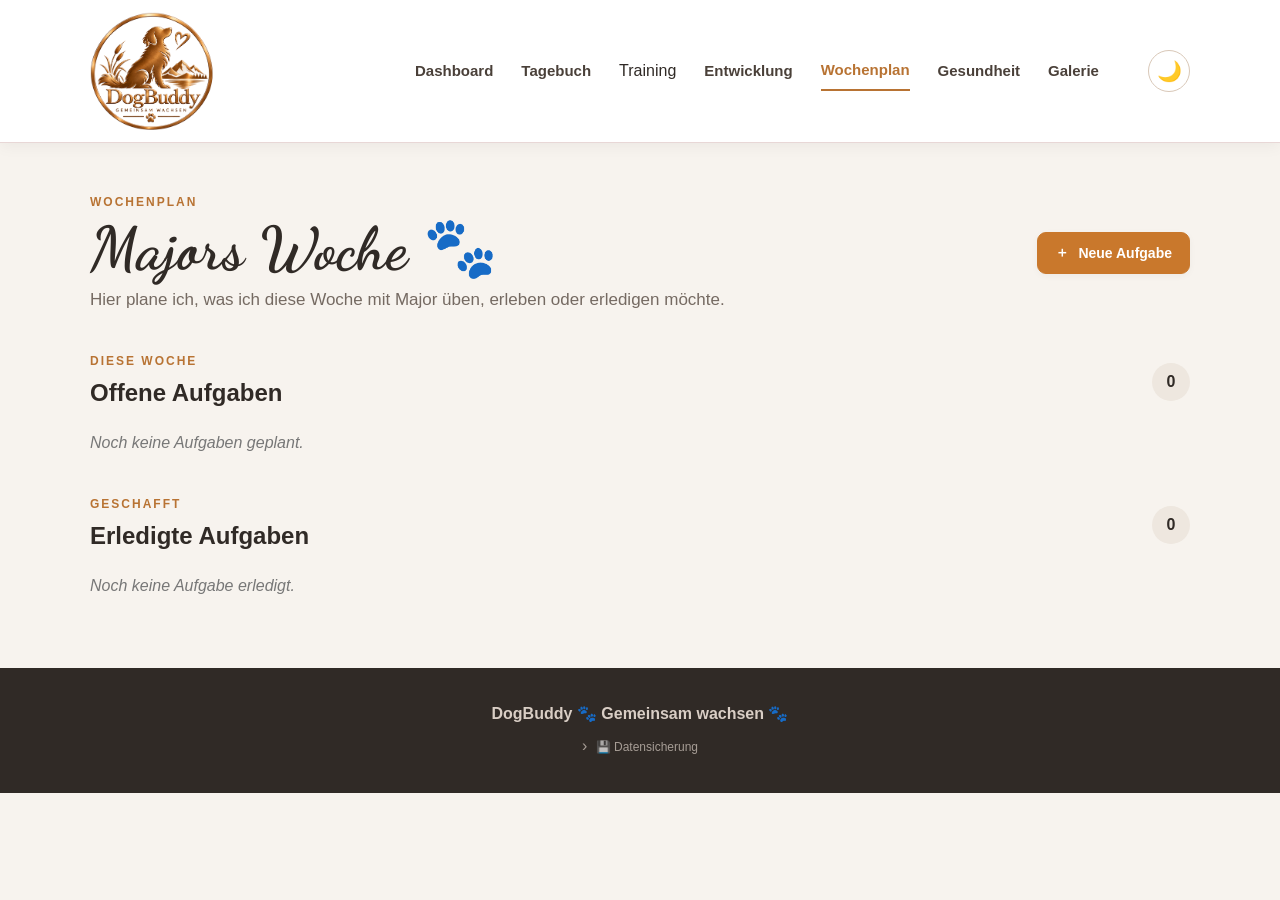
<file: DogBuddy/html/wochenplan.html>
<!DOCTYPE html>
<html lang="de">

<head>

    <meta charset="UTF-8">

    <meta
        name="viewport"
        content="width=device-width, initial-scale=1.0"
    >

    <title>Wochenplan | DogBuddy</title>

    <link
        rel="stylesheet"
        href="../css/styles.css"
    >

</head>


<body>


    <!-- ========================================== -->
    <!-- HAUPTINHALT -->
    <!-- ========================================== -->

    <main class="weekly-page">


        <!-- ====================================== -->
        <!-- ÜBERSCHRIFT -->
        <!-- ====================================== -->

        <section class="page-header">

            <div class="page-header-text">
            
                <p class="page-eyebrow">
                    WOCHENPLAN
                </p>
            
                <h1 class="page-main-title">
                    <span id="page-dog-name">Major</span>s Woche 🐾
                </h1>
            
                <p class="page-subtitle">
                    Hier plane ich, was ich diese Woche
                    mit <span id="page-dog-name-text">Major</span> üben, erleben oder erledigen möchte.
                </p>
            
            </div>
        
            <!-- POPUP ÖFFNEN -->
            <button
                type="button"
                id="open-weekly-form"
                class="gallery-add-button"
            >
        
                <span class="gallery-add-icon">
                    ＋
                </span>
            
                Neue Aufgabe
            
            </button>
        
        </section>


        <!-- ====================================== -->
        <!-- OFFENE AUFGABEN -->
        <!-- ====================================== -->

        <section class="weekly-section">

            <div class="weekly-section-header">

                <div>

                    <p class="small-heading">
                        DIESE WOCHE
                    </p>

                    <h2>
                        Offene Aufgaben
                    </h2>

                </div>


                <span
                    class="weekly-counter"
                    id="open-weekly-count"
                >
                    0
                </span>

            </div>


            <div id="open-weekly-tasks">

                <p class="empty-weekly">
                    Noch keine Aufgaben geplant.
                </p>

            </div>

        </section>


        <!-- ====================================== -->
        <!-- ERLEDIGTE AUFGABEN -->
        <!-- ====================================== -->

        <section class="weekly-section completed-weekly-section">

            <div class="weekly-section-header">

                <div>

                    <p class="small-heading">
                        GESCHAFFT
                    </p>

                    <h2>
                        Erledigte Aufgaben
                    </h2>

                </div>


                <span
                    class="weekly-counter"
                    id="completed-weekly-count"
                >
                    0
                </span>

            </div>


            <div id="completed-weekly-tasks">

                <p class="empty-weekly">
                    Noch keine Aufgabe erledigt.
                </p>

            </div>

        </section>


    </main>


    <!-- ========================================== -->
    <!-- POPUP - AUFGABE -->
    <!-- ========================================== -->

    <div
        id="weekly-form-modal"
        class="app-modal"
    >

        <div class="app-modal-content">


            <!-- ================================== -->
            <!-- POPUP KOPF -->
            <!-- ================================== -->

            <div class="app-modal-header">

                <div>

                    <p class="small-heading">
                        WOCHENPLAN
                    </p>

                    <h2 id="weekly-form-title">
                        Neue Aufgabe
                    </h2>

                </div>


                <button
                    type="button"
                    id="close-weekly-form"
                    class="app-modal-close"
                    aria-label="Popup schließen"
                >
                    ×
                </button>

            </div>


            <!-- ================================== -->
            <!-- POPUP INHALT -->
            <!-- ================================== -->

            <div class="app-modal-body">


                <!-- KATEGORIE -->

                <div class="weekly-form-group">

                    <label for="weekly-category">
                        Kategorie
                    </label>

                    <select id="weekly-category">

                        <option value="Training">
                            ⭐ Training
                        </option>

                        <option value="Sozialisierung">
                            🐕 Sozialisierung
                        </option>

                        <option value="Ausflug">
                            🌲 Ausflug
                        </option>

                        <option value="Pflege">
                            ✂️ Pflege
                        </option>

                        <option value="Sonstiges">
                            📌 Sonstiges
                        </option>

                    </select>

                </div>


                <!-- AUFGABE -->

                <div class="weekly-form-group">

                    <label for="weekly-title">
                        Aufgabe
                    </label>

                    <input
                        type="text"
                        id="weekly-title"
                        placeholder="z. B. Rückruf üben"
                    >

                </div>


                <!-- NOTIZ / ZIEL -->

                <div class="weekly-form-group">

                    <label for="weekly-note">
                        Notiz / Ziel
                    </label>

                    <textarea
                        id="weekly-note"
                        rows="4"
                        placeholder="z. B. 3 kurze Einheiten draußen"
                    ></textarea>

                </div>


                <!-- STATUS -->

                <div class="weekly-form-group">

                    <label>
                        Status
                    </label>


                    <div class="weekly-status-selection">

                        <label>

                            <input
                                type="radio"
                                name="weekly-status"
                                value="open"
                                checked
                            >

                            Offen

                        </label>


                        <label>

                            <input
                                type="radio"
                                name="weekly-status"
                                value="completed"
                            >

                            Erledigt

                        </label>

                    </div>

                </div>


            </div>


            <!-- ================================== -->
            <!-- POPUP BUTTONS -->
            <!-- ================================== -->

            <div class="app-modal-buttons">

                <button
                    type="button"
                    id="cancel-weekly-form"
                    class="app-cancel-button"
                >
                    Abbrechen
                </button>


                <button
                    type="button"
                    id="save-weekly-task"
                    class="primary-button"
                >
                    🐾 Speichern
                </button>

            </div>


        </div>

    </div>


    <!-- ========================================== -->
    <!-- JAVASCRIPT -->
    <!-- ========================================== -->

    <!-- Entdecker-Achievements -->
    <script src="../js/entdecker-achievements.js"></script>
    
    <!-- Kommando-Achievements -->
    <script src="../js/kommandos-achievements.js"></script>
    
    <!-- Wochenplan -->
    <script src="../js/wochenplan.js"></script>

    <!-- Gemeinsamer Header -->
    <script src="../js/header.js"></script>

    <!-- Footer zuerst erstellen -->
    <script src="../js/footer.js"></script>

    <!-- Backup-Funktionen -->
    <script src="../js/backup.js"></script>

    <!-- Scroll-to-Top -->
    <script src="../js/scroll-top.js"></script>

    <!-- Schwebendes Navigationsmenü -->
    <script src="../js/floating-menu.js"></script>

    <!-- Dark Mode -->
    <script src="../js/dark-mode.js"></script>


</body>

</html>
</file>
<file: DogBuddy/css/styles.css>
/* Schriftart für "Willkommen bei DogBuddy" */

@import url('https://fonts.googleapis.com/css2?family=Dancing+Script:wght@600;700&display=swap');


/* ================================================== */
/* GRUNDEINSTELLUNGEN                                 */
/* ================================================== */

/* Gilt für alle Elemente der Webseite */
* {
    margin: 0;
    padding: 0;
    box-sizing: border-box;
}


/* Grunddesign der gesamten Webseite */
body {
    font-family: Arial, Helvetica, sans-serif;

    background-color: #f7f3ee;

    color: #302a26;

    line-height: 1.5;
}


/* ================================================== */
/* KOPFBEREICH                                        */
/* ================================================== */

.header {
    display: flex;
    justify-content: flex-start;
    align-items: center;

    background-color: #ffffff;

    padding: 12px max(60px, calc((100% - 1100px) / 2));

    border-bottom: 1px solid #e8d7d6;

    box-shadow: 0 3px 15px rgba(0, 0, 0, 0.05);

    box-sizing: border-box;
}


/* Link um das Logo */
.logo-link {
    display: flex;

    align-items: center;

    text-decoration: none;
}


/* DogBuddy Logo */
.logo {
    width: 125px;

    height: auto;

    display: block;
}


/* ================================================== */
/* NAVIGATION                                         */
/* ================================================== */

.navigation {
    display: flex;

    align-items: center;

    gap: 28px;

    margin-left: 200px;
}

/* Einzelne Navigationslinks */
.navigation a {
    color: #4a4039;

    text-decoration: none;

    font-size: 15px;

    font-weight: 600;

    padding: 8px 0;

    transition: 0.2s;
}


/* Farbe beim Darüberfahren */
.navigation a:hover {
    color: #b87333;
}


/* Aktuell geöffnete Seite */
.navigation .active {
    color: #b87333;

    border-bottom: 2px solid #b87333;
}

/* ================================================== */
/* NAVIGATION - DROPDOWN */
/* ================================================== */

.nav-dropdown {
    position: relative;
    display: flex;
    align-items: center;
}


/* ================================================== */
/* DROPDOWN-MENÜ */
/* ================================================== */

.nav-dropdown-menu {
    position: absolute;

    top: 100%;
    left: 50%;

    transform: translateX(-50%);

    min-width: 220px;

    padding: 8px;

    background-color: #ffffff;

    border: 1px solid #eee7e1;
    border-radius: 10px;

    box-shadow:
        0 8px 25px rgba(0, 0, 0, 0.10);

    /* Standardmäßig unsichtbar */
    display: none;

    z-index: 1000;
}


/* ================================================== */
/* DROPDOWN BEIM HOVER ANZEIGEN */
/* ================================================== */

.nav-dropdown:hover .nav-dropdown-menu {
    display: block;
}


/* ================================================== */
/* LINKS IM DROPDOWN */
/* ================================================== */

.navigation .nav-dropdown-menu a {
    display: block;

    padding: 10px 14px;

    border-radius: 7px;

    white-space: nowrap;

    text-decoration: none;
}


/* Hover nur innerhalb des Dropdowns */
.navigation .nav-dropdown-menu a:hover {
    background-color: #f8f4f0;
}


/* ================================================== */
/* HEADER - AKTIONEN                                  */
/* ================================================== */

.header-actions {
    display: flex;
    align-items: center;
    gap: 10px;

    margin-left: auto;
}


/* ================================================== */
/* HEADER - TABLET MENÜ BUTTON                        */
/* ================================================== */

.mobile-menu-toggle {
    display: none;

    width: 42px;
    height: 42px;

    padding: 9px;

    border: 1px solid #d9c8b8;
    border-radius: 9px;

    background-color: #ffffff;

    cursor: pointer;
}


/* ================================================== */
/* HEADER - DREI MENÜSTRICHE                          */
/* ================================================== */

.mobile-menu-toggle span {
    display: block;

    width: 22px;
    height: 2px;

    margin: 4px auto;

    border-radius: 2px;

    background-color: #302a26;
}


/* ================================================== */
/* TABLET NAVIGATION                                  */
/* ================================================== */

@media (max-width: 1100px) {

    .header {
        position: relative;

        padding-left: 30px;
        padding-right: 30px;
    }


    /* Normale Navigation zunächst verstecken */
    .navigation {
        display: none;

        position: absolute;

        top: 100%;
        left: 0;
        right: 0;
        margin-left: 0;

        flex-direction: column;
        align-items: stretch;

        gap: 0;

        padding: 15px 30px;

        background-color: #ffffff;

        border-bottom: 1px solid #e8d7d6;

        box-shadow: 0 8px 18px rgba(0, 0, 0, 0.08);

        z-index: 1000;
    }


    /* Navigation nach Klick auf die drei Striche */
    .navigation.mobile-open {
        display: flex;
    }


    /* Drei Striche anzeigen */
    .mobile-menu-toggle {
        display: block;
    }


    /* Links im aufgeklappten Menü */
    .navigation > a,
    .nav-dropdown-button {
        width: 100%;

        padding: 11px 0;
    }


    /* Training-Bereich */
    .nav-dropdown {
        display: block;

        width: 100%;
    }


    /* Training-Untermenü auf Tablet direkt anzeigen */
    .nav-dropdown-menu {
        position: static;

        display: block;

        transform: none;

        min-width: 0;

        margin: 0 0 5px 15px;
        padding: 0;

        background-color: transparent;

        border: none;
        box-shadow: none;
    }


    .navigation .nav-dropdown-menu a {
        padding: 8px 12px;

        font-size: 14px;
    }
}


/* ================================================== */
/* DARK MODE - TABLET NAVIGATION                      */
/* ================================================== */

body.dark-mode .mobile-menu-toggle {
    background-color: #342e29;
    border-color: #5a4d43;
}


body.dark-mode .mobile-menu-toggle span {
    background-color: #f2e9e2;
}


@media (max-width: 1100px) {

    body.dark-mode .navigation {
        background-color: #27231f;

        border-color: #403832;
    }

}


/* ================================================== */
/* GEMEINSAMER SEITENHEADER                           */
/* ================================================== */

.page-header {
    display: flex;
    justify-content: space-between;
    align-items: center;

    gap: 40px;

    margin-bottom: 40px;
}


.page-header-text {
    flex: 1;

    min-width: 0;
}


.page-header .gallery-add-button,
.page-header .main-button {
    flex-shrink: 0;
}


.page-eyebrow {
    margin-bottom: 5px;

    color: #b87333;

    font-size: 12px;
    font-weight: bold;
    letter-spacing: 2px;

    text-transform: uppercase;
}


.page-main-title {
    margin-bottom: 5px;

    font-family: "Dancing Script", cursive;
    font-size: 60px;
    font-weight: 700;

    line-height: 1.1;
}

/* Entdecker - langer Seitentitel */
.discovery-page .page-main-title {
    font-size: clamp(28px, 4vw, 60px);
    white-space: nowrap;
}


.page-subtitle {
    color: #756a62;

    font-size: clamp(13px, 1.4vw, 17px);
    line-height: 1.5;
}


/* ================================================== */
/* DASHBOARD                                          */
/* ================================================== */

.dashboard {
    width: 90%;

    max-width: 1250px;

    margin: 0 auto;

    padding: 55px 0 80px;
}


/* Kleine Überschriften */
.small-heading {
    color: #b87333;
    font-size: 12px;
    font-weight: bold;
    letter-spacing: 2px;
    margin-bottom: 5px;
}


/* ================================================== */
/* HAUPTBUTTON                                        */
/* ================================================== */

.main-button {
    display: inline-block;

    background-color: #b87333;

    color: #ffffff;

    text-decoration: none;

    border: none;

    padding: 13px 20px;

    border-radius: 8px;

    font-size: 14px;

    font-weight: bold;

    margin-top: 12px;

    cursor: pointer;

    transition: 0.2s;
}


/* Effekt beim Darüberfahren */
.main-button:hover {
    background-color: #925a28;

    transform: translateY(-2px);
}


/* ================================================== */
/* HUNDPROFIL                                         */
/* ================================================== */

.dog-profile {
    display: flex;
    align-items: center;
    gap: 40px;

    background-color: #ffffff;

    padding: 30px;
    margin-bottom: 25px;

    border: 1px solid #eee5dc;
    border-radius: 16px;

    box-shadow: 0 4px 18px rgba(0, 0, 0, 0.04);
}


/* Profilbild-Bereich */

.dog-image-area {
    position: relative;

    display: flex;

    justify-content: center;
    align-items: center;

    flex-shrink: 0;
}


/* Bearbeitungssymbol auf dem Profilbild */

.profile-image-edit-icon {
    display: none;

    position: absolute;
    top: 50%;
    left: 50%;

    transform: translate(-50%, -50%);

    width: 46px;
    height: 46px;

    align-items: center;
    justify-content: center;

    background-color: rgba(255, 255, 255, 0.65);

    border-radius: 50%;

    font-size: 22px;
    line-height: 1;

    cursor: pointer;
    z-index: 5;
}

/* Profilbild */

.dog-profile-image {
    width: 150px;
    height: 150px;
    max-width: 150px;

    object-fit: cover;
    object-position: center;

    border-radius: 50%;

    border: 4px solid #b87333;

    box-shadow: 0 4px 14px rgba(0, 0, 0, 0.12);

    display: block;
    flex-shrink: 0;
}


/* Informationen */

.dog-profile-info {
    position: relative;
    flex: 1;
}


.dog-profile-info h2 {
    font-size: 32px;

    margin-bottom: 2px;
}


/* Rasse */

.dog-breed {
    color: #756a62;

    font-size: 16px;

    margin-bottom: 22px;
}


/* ================================================== */
/* PROFILBILD ZUSCHNEIDEN                              */
/* ================================================== */

.profile-crop-content {
    position: relative;

    width: min(480px, calc(100vw - 40px));

    padding: 30px;

    text-align: center;
}

.profile-crop-close {
    position: absolute;

    top: 22px;
    right: 22px;
}

.profile-crop-content .eyebrow {
    margin-bottom: 6px;
}

.profile-crop-content h2 {
    margin: 0 0 8px;
}

.profile-crop-content .profile-crop-info {
    margin: 0 0 20px;

    text-align: center;
}

.profile-crop-content .form-buttons {
    display: flex;
    justify-content: center;
    gap: 10px;

    margin-top: 20px;
}

.profile-crop-info {
    margin-bottom: 20px;
}


/* Vorschau */

.profile-crop-area {
    position: relative;

    width: 320px;
    height: 320px;

    margin: 20px auto;

    overflow: hidden;

    border-radius: 50%;

    background-color: #1f1c19;

    border: 4px solid #b87333;

    box-shadow:
        0 4px 18px rgba(0, 0, 0, 0.25);

    cursor: grab;
}

.profile-crop-area:active {
    cursor: grabbing;
}


/* Bild innerhalb der Vorschau */

.profile-crop-image {
    position: absolute;

    top: 50%;
    left: 50%;

    width: auto;
    height: 100%;

    max-width: none;

    transform: translate(-50%, -50%);

    user-select: none;
    pointer-events: none;
}


/* Zoom */

.profile-crop-zoom {
    display: flex;
    align-items: center;
    gap: 12px;

    width: 320px;

    margin: 0 auto 20px;
}

.profile-crop-zoom input {
    width: 100%;
}


/* ================================================== */
/* HUNDPROFIL - PROFILDATEN                           */
/* ================================================== */

.dog-details {
    position: absolute;

    top: 55px;
    left: 420px;

    display: flex;
    align-items: center;
    gap: 0;

    margin: 0;
    padding: 0;

    background-color: transparent;

    border: none;
}



/* ================================================== */
/* HUNDPROFIL - EINZELNE PROFILANGABE                 */
/* ================================================== */

.dog-detail {
    display: flex;
    flex-direction: column;
    align-items: center;

    gap: 7px;

    min-width: 175px;

    padding: 5px 28px;
}


/* ================================================== */
/* HUNDPROFIL - TRENNLINIEN                           */
/* ================================================== */

.dog-detail + .dog-detail {
    border-left: 1px solid #e5ddd5;
}

.detail-label {
    color: #9a918b;

    font-size: 13px;

    font-weight: bold;

    text-transform: uppercase;

    letter-spacing: 1px;
}


.detail-value {
    color: #302a26;

    font-size: 15px;

    font-weight: bold;
}


/* Profil bearbeiten */

.edit-profile-button {
    background-color: transparent;

    color: #b87333;

    border: 1px solid #b87333;

    padding: 9px 16px;

    border-radius: 7px;

    font-family: inherit;

    font-size: 13px;

    font-weight: bold;

    cursor: pointer;

    transition: 0.2s;

}


.edit-profile-button:hover {
    background-color: #b87333;

    color: #ffffff;
}


/* ================================================== */
/* KÖRPERMASSE - WECHSELANZEIGE                       */
/* ================================================== */

.body-measurement-card {
    position: relative;
    display: flex;
    align-items: center;
}


/* Pfeile links und rechts */
.body-measurement-arrow {
    width: 32px;
    height: 32px;
    border: none;
    border-radius: 50%;
    background-color: #f8f4f0;
    color: #b87333;
    font-size: 24px;
    line-height: 1;
    cursor: pointer;

    display: flex;
    align-items: center;
    justify-content: center;

    transition: background-color 0.2s ease,
                transform 0.2s ease;
}

.body-measurement-arrow:hover {
    background-color: #eee3d9;
    transform: scale(1.08);
}

/* ================================================== */
/* KÖRPERMASSE - INHALT                               */
/* ================================================== */

/* Titel, Messwert und Link stehen sauber untereinander */
.body-measurement-content {
    flex: 1;

    display: flex;
    flex-direction: column;

    align-items: flex-start;
    justify-content: center;

    min-width: 115px;
}


/* ================================================== */
/* KÖRPERMASSE - TITEL                                */
/* ================================================== */

.body-measurement-content .card-title {
    margin: 0 0 5px 0;

    white-space: nowrap;
}


/* ================================================== */
/* KÖRPERMASSE - MESSWERT                             */
/* ================================================== */

.body-measurement-content .card-value {
    margin: 0 0 5px 0;

    white-space: nowrap;
}


/* ================================================== */
/* KÖRPERMASSE - LINK                                 */
/* ================================================== */

.body-measurement-link {
    display: block;

    white-space: nowrap;

    font-size: 14px;
}


/* ================================================== */
/* KÖRPERMASSE - TEXTBEREICH                          */
/* ================================================== */

/* Bereich mit Titel, Messwert und Link */
.body-measurement-text {
    min-width: 115px;

    display: flex;
    flex-direction: column;

    /* Text linksbündig untereinander */
    align-items: flex-start;
}


/* ================================================== */
/* KÖRPERMASSE - TITEL                                */
/* ================================================== */

/* Zum Beispiel: Schulterhöhe oder Brustumfang */
.body-measurement-text .card-title {
    margin-bottom: 6px;
}


/* ================================================== */
/* KÖRPERMASSE - MESSWERT                             */
/* ================================================== */

/* Zum Beispiel: 41 cm */
.body-measurement-text .card-value {
    margin-bottom: 6px;

    /* Verhindert einen Umbruch zwischen Zahl und cm */
    white-space: nowrap;
}


/* ================================================== */
/* KÖRPERMASSE - LINK                                 */
/* ================================================== */

/* Link zur Entwicklungsseite */
.body-measurement-text a {
    display: inline-block;

    /* "Wert eintragen" bleibt in einer Zeile */
    white-space: nowrap;

    font-size: 14px;
}

/* ================================================== */
/* DASHBOARD KARTEN                                   */
/* ================================================== */

.dashboard-grid {
    display: grid;

    grid-template-columns: repeat(2, 1fr);

    gap: 25px;

    margin-bottom: 35px;
}


/* Kartenüberschrift */
.dashboard-card h2 {
    font-size: 19px;

    margin-bottom: 17px;
}


/* ================================================== */
/* DASHBOARD - TRAININGSFORTSCHRITT                   */
/* ================================================== */

.training-progress-card {
    display: flex;
    flex-direction: column;
}


/* ================================================== */
/* DASHBOARD - TRAININGSBEREICHE                      */
/* ================================================== */

.dashboard-training-boxes {
    display: grid;
    grid-template-columns: 1fr 1fr;

    gap: 16px;

    margin-top: -15px;
}


/* ================================================== */
/* DASHBOARD - TRAININGSKASTEN                        */
/* ================================================== */

.dashboard-training-box {
    display: flex;
    flex-direction: column;

    padding: 16px;

    background-color: #faf7f4;

    border: 1px solid #eee5dd;
    border-radius: 10px;
}


/* Überschrift */

.dashboard-training-box h3 {
    margin: 0 0 14px 0;

    font-size: 15px;
}


/* ================================================== */
/* DASHBOARD - TRAININGSFORTSCHRITTSZEILEN            */
/* ================================================== */

.dashboard-training-box-row {
    display: flex;

    justify-content: space-between;
    align-items: center;

    gap: 10px;

    min-height: 28px;

    font-size: 13px;

    color: #5c534d;
}


/* Prozentzahl */

.dashboard-training-box-row strong {
    color: #000000;

    white-space: nowrap;
}


/* ================================================== */
/* DASHBOARD - TRAININGSLINK                          */
/* ================================================== */

.dashboard-training-box-link {
    margin-top: 15px;

    font-size: 13px;
}


/* ================================================== */
/* KARTEN-INHALT                                      */
/* ================================================== */

.card-row {
    display: flex;

    justify-content: space-between;
    align-items: center;

    gap: 20px;

    padding: 11px 0;

    border-bottom: 1px solid #f0ebe7;
}


/* Letzte Zeile ohne Linie */
.card-row:last-child {
    border-bottom: none;
}


/* Linke Seite */
.card-row-label {
    color: #756a62;

    font-size: 14px;
}


/* Rechte Seite */
.card-row-value {
    color: #403832;

    font-size: 14px;

    font-weight: 600;

    text-align: right;
}


/* ================================================== */
/* STATUS                                             */
/* ================================================== */

.status {
    display: inline-block;

    padding: 4px 9px;

    border-radius: 20px;

    font-size: 11px;

    font-weight: bold;
}


/* Grün */
.status-good {
    background-color: #e6f2e8;

    color: #4f7a56;
}


/* Orange */
.status-open {
    background-color: #f7eadb;

    color: #9b6737;
}


/* ================================================== */
/* BEREICHSÜBERSCHRIFT                                */
/* ================================================== */

.section-heading {
    display: flex;

    justify-content: space-between;
    align-items: center;

    margin-bottom: 20px;
}


.section-heading h2 {
    font-size: 23px;
}


/* ================================================== */
/* FOOTER - GESAMTER BEREICH                          */
/* ================================================== */

/* Dunkler Bereich für Datensicherung und Footer-Text */
.footer-area {
    width: 100%;
    box-sizing: border-box;

    background-color: #302a26;

    text-align: center;

    padding: 35px 25px;
}


/* ================================================== */
/* FOOTER - DATENSICHERUNG                            */
/* ================================================== */

/* Aufklappbarer Bereich der Datensicherung */
.footer-backup {
    margin: 0;
}


/* Anklickbare Überschrift */
.footer-backup-summary {
    display: inline-block;

    color: #d9cec5;

    font-size: 12px;
    font-weight: 400;

    opacity: 0.7;

    cursor: pointer;

    /* Browser-Pfeil entfernen */
    list-style: none;
}


/* Browser-Pfeil in Chrome entfernen */
.footer-backup-summary::-webkit-details-marker {
    display: none;
}


/* Farbe beim Darüberfahren */
.footer-backup-summary:hover {
    color: #d99a5d;
}

/* ================================================== */
/* DATENSICHERUNG - PFEIL                             */
/* ================================================== */

/* Pfeil vor der Datensicherung */
.footer-backup-arrow {
    display: inline-block;

    margin-right: 5px;

    font-size: 16px;

    transition: transform 0.2s ease;
}


/* Pfeil dreht sich beim Aufklappen */
.footer-backup[open] .footer-backup-arrow {
    transform: rotate(90deg);
}


/* ================================================== */
/* BACKUP-BUTTONS                                     */
/* ================================================== */

/* Nur sichtbar, wenn Datensicherung geöffnet wurde */
.footer-backup-actions {
    display: flex;
    justify-content: center;
    align-items: center;

    gap: 10px;

    margin-top: 10px;
}


/* Einzelne Backup-Buttons */
.footer-backup-button {
    background-color: transparent;

    color: #d99a5d;

    border: 1px solid #8f6c4d;
    border-radius: 7px;

    padding: 6px 11px;

    font-size: 11px;
    font-weight: 600;

    cursor: pointer;

    transition:
        background-color 0.2s ease,
        color 0.2s ease,
        border-color 0.2s ease;
}


/* Button beim Darüberfahren */
.footer-backup-button:hover {
    background-color: #b87333;

    color: #ffffff;

    border-color: #b87333;
}


/* ================================================== */
/* FOOTER - TEXT                                      */
/* ================================================== */

/* DogBuddy-Text über der Datensicherung */
.footer-text {
    display: block;

    margin: 0 0 8px;

    color: #d9cec5;

    font-size: 16px;
    font-weight: 600;

    line-height: 1.4;

    opacity: 1;
}

/* ================================================== */
/* SCHNELLÜBERSICHT                                   */
/* ================================================== */

.overview {
    display: grid;

    grid-template-columns: repeat(3, 1fr);

    gap: 20px;

    margin-bottom: 25px;
}


/* Einzelne kleine Infokarte */
.info-card {
    display: flex;

    align-items: center;

    gap: 18px;

    background-color: #ffffff;

    padding: 22px;

    border-radius: 12px;

    border: 1px solid #eee5dc;

    box-shadow: 0 4px 15px rgba(0, 0, 0, 0.04);
}


/* Symbol auf der Karte */
.card-icon {
    font-size: 30px;
}


/* Überschrift der Infokarte */
.card-title {
    color: #756a62;

    font-size: 14px;
}


/* Großer Wert */
.card-value {
    font-size: 24px;

    font-weight: bold;

    margin: 2px 0;

    white-space: nowrap;
}


/* Link innerhalb der Infokarte */
.info-card a {
    color: #b87333;

    font-size: 13px;

    text-decoration: none;
}


/* Effekt beim Darüberfahren */
.info-card a:hover {
    text-decoration: underline;
}


/* Zusatzinformation */
.card-info {
    color: #9a918b;

    font-size: 12px;
}


/* ================================================== */
/* GROSSE DASHBOARD-KARTEN                            */
/* ================================================== */

/* Einzelne Dashboard-Karte */
.dashboard-card {
    background-color: #ffffff;

    padding: 28px;

    border-radius: 14px;

    border: 1px solid #eee5dc;

    box-shadow: 0 4px 18px rgba(0, 0, 0, 0.04);
}


/* Oberer Bereich einer Karte */
.card-header {
    display: flex;

    justify-content: space-between;

    align-items: flex-start;

    margin-bottom: 22px;
}


/* Überschrift innerhalb der Karte */
.card-header h2 {
    font-size: 21px;
}


/* Großes Symbol rechts */
.big-icon {
    font-size: 27px;
}


/* ================================================== */
/* GESUNDHEIT - KALENDER                              */
/* ================================================== */

.health-calendar-section {
    margin-top: 40px;
    margin-bottom: 50px;
    padding: 28px;

    background-color: #ffffff;

    border: 1px solid #e5ddd5;
    border-radius: 18px;

    box-shadow: 0 6px 20px rgba(48, 42, 38, 0.06);
}


/* ================================================== */
/* KALENDER - KOPFBEREICH                             */
/* ================================================== */

.health-calendar-header {
    display: flex;
    justify-content: space-between;
    align-items: center;
    gap: 20px;

    margin-bottom: 20px;
}


.health-calendar-header h2 {
    margin: 3px 0 0;
}


.calendar-view-switch {
    display: flex;

    padding: 4px;

    background-color: #f3eee9;

    border-radius: 10px;
}


.calendar-view-button {
    padding: 8px 16px;

    border: none;
    border-radius: 7px;

    background-color: transparent;

    color: #6d655f;

    font-family: inherit;
    font-size: 14px;
    font-weight: 600;

    cursor: pointer;
}


.calendar-view-button.active {
    background-color: #b87333;

    color: #ffffff;
}


/* ================================================== */
/* KALENDER - NAVIGATION                              */
/* ================================================== */

.calendar-navigation {
    display: flex;
    justify-content: center;
    align-items: center;
    gap: 10px;

    margin-bottom: 22px;
}


.calendar-navigation-button,
.calendar-today-button {
    border: 1px solid #d9d0c8;

    background-color: #ffffff;

    color: #403832;

    font-family: inherit;
    font-weight: 600;

    cursor: pointer;
}


.calendar-navigation-button {
    width: 38px;
    height: 38px;

    border-radius: 50%;

    font-size: 18px;
}


.calendar-today-button {
    height: 38px;

    padding: 0 16px;

    border-radius: 9px;
}


.calendar-navigation-button:hover,
.calendar-today-button:hover {
    border-color: #b87333;

    color: #b87333;
}


/* ================================================== */
/* KALENDER - WOCHENANSICHT                           */
/* ================================================== */

.calendar-week {
    display: grid;

    grid-template-columns: repeat(7, 1fr);

    gap: 8px;
}


.calendar-week .calendar-day {
    min-height: 150px;

    padding: 12px 9px;

    display: flex;
    flex-direction: column;
    align-items: stretch;

    text-align: left;
}


/* ================================================== */
/* KALENDER - TAGE                                    */
/* ================================================== */

.calendar-day {
    position: relative;

    border: 1px solid #e5ddd5;
    border-radius: 12px;

    background-color: #ffffff;

    color: #302a26;

    font-family: inherit;

    cursor: pointer;

    transition:
        border-color 0.2s ease,
        background-color 0.2s ease,
        transform 0.2s ease;
}


.calendar-day:hover {
    border-color: #b87333;

    transform: translateY(-1px);
}


.calendar-day-weekday {
    margin-bottom: 6px;

    color: #8a817a;

    font-size: 12px;
    font-weight: 600;

    text-transform: uppercase;
}


.calendar-day-number {
    width: 30px;
    height: 30px;

    display: flex;
    align-items: center;
    justify-content: center;

    border-radius: 50%;

    font-size: 15px;
    font-weight: 700;
}


/* Heute */

.calendar-day-today .calendar-day-number {
    background-color: #b87333;

    color: #ffffff;
}


/* Ausgewählter Tag */

.calendar-day-selected {
    border-color: #b87333;

    background-color: #fff9f4;
}


/* Tage außerhalb des aktuellen Monats */

.calendar-day-outside {
    opacity: 0.4;
}


/* ================================================== */
/* KALENDER - TERMINE IN DER WOCHE                    */
/* ================================================== */

.calendar-day-appointment-area {
    display: flex;
    flex-direction: column;
    gap: 5px;

    margin-top: 10px;
}


.calendar-mini-appointment {
    display: block;

    padding: 5px 6px;

    overflow: hidden;

    border-radius: 6px;

    background-color: #f3eee9;

    color: #403832;

    font-size: 11px;

    text-overflow: ellipsis;
    white-space: nowrap;
}


.calendar-mini-completed {
    opacity: 0.55;

    text-decoration: line-through;
}


.calendar-more-appointments {
    margin-top: 2px;

    color: #b87333;

    font-size: 11px;
    font-weight: 600;
}


/* ================================================== */
/* KALENDER - MONATSANSICHT                           */
/* ================================================== */

.calendar-month {
    display: grid;

    grid-template-columns: repeat(7, 1fr);

    gap: 6px;
}


.calendar-month-weekdays {
    display: grid;

    grid-template-columns: repeat(7, 1fr);

    gap: 6px;

    margin-bottom: 6px;
}


.calendar-month-weekday {
    padding: 6px 0;

    color: #8a817a;

    font-size: 11px;
    font-weight: 700;

    text-align: center;

    text-transform: uppercase;
}


.calendar-month .calendar-day {
    min-height: 78px;

    padding: 8px;

    display: flex;
    flex-direction: column;
    align-items: center;

    text-align: center;
}


/* ================================================== */
/* MONATSKALENDER - TERMINE                           */
/* ================================================== */

.calendar-month-appointments {
    width: 100%;

    display: flex;
    flex-direction: column;
    gap: 4px;

    margin-top: 5px;
}


.calendar-month-appointment {
    display: block;

    width: 100%;

    box-sizing: border-box;

    padding: 4px 6px;

    overflow: hidden;

    border-radius: 6px;

    background-color: #f3eee9;

    color: #6f4a2f;

    font-size: 10px;
    font-weight: 600;

    line-height: 1.3;

    text-align: center;
    text-overflow: ellipsis;
    white-space: nowrap;
}


/* ================================================== */
/* KALENDER - AUSGEWÄHLTER TAG                        */
/* ================================================== */

.calendar-day-details {
    margin-top: 25px;
}


.calendar-day-details-header {
    margin-bottom: 12px;
}


.calendar-day-details-header h3 {
    margin: 3px 0 0;

    text-transform: capitalize;
}


/* ================================================== */
/* KALENDER - TERMIN AM AUSGEWÄHLTEN TAG              */
/* ================================================== */

.calendar-detail-appointment {
    width: 100%;

    display: flex;
    align-items: center;
    gap: 12px;

    padding: 12px 14px;
    margin-bottom: 8px;

    border: 1px solid #e5ddd5;
    border-radius: 10px;

    background-color: #ffffff;

    color: #302a26;

    font-family: inherit;

    text-align: left;

    cursor: pointer;
}


.calendar-detail-appointment:hover {
    border-color: #b87333;

    background-color: #fff9f4;
}


.calendar-detail-icon {
    font-size: 21px;
}


.calendar-detail-text {
    display: flex;
    flex-direction: column;
    gap: 3px;
}


.calendar-detail-text strong {
    font-size: 14px;
}


.calendar-detail-text small {
    color: #8a817a;

    font-size: 12px;
}


.calendar-detail-completed {
    opacity: 0.55;
}


/* ================================================== */
/* KALENDER - TERMIN HINZUFÜGEN                       */
/* ================================================== */

.calendar-add-appointment {
    margin-top: 10px;

    padding: 9px 14px;

    border: 1px solid #b87333;
    border-radius: 8px;

    background-color: transparent;

    color: #b87333;

    font-family: inherit;
    font-size: 13px;
    font-weight: 600;

    cursor: pointer;
}


.calendar-add-appointment:hover {
    background-color: #b87333;

    color: #ffffff;
}


/* ================================================== */
/* KALENDER - RESPONSIVE                              */
/* ================================================== */

@media (max-width: 850px) {

    .calendar-week {
        grid-template-columns: 1fr;
    }


    .calendar-week .calendar-day {
        min-height: auto;
    }


    .health-calendar-header {
        align-items: flex-start;
        flex-direction: column;
    }

}


@media (max-width: 600px) {

    .health-calendar-section {
        padding: 18px;
    }


    .calendar-month {
        gap: 4px;
    }


    .calendar-month .calendar-day {
        min-height: 55px;

        padding: 5px;
    }


    .calendar-day-number {
        width: 26px;
        height: 26px;

        font-size: 13px;
    }

}


/* ================================================== */
/* DASHBOARD - WOCHENPLAN                             */
/* ================================================== */

.task-list {
    display: flex;
    flex-direction: column;
    gap: 10px;

    list-style: none;

    margin: 18px 0 12px;
    padding: 0;
}


/* ================================================== */
/* DASHBOARD - EINZELNE WOCHENAUFGABE                 */
/* ================================================== */

.task-list li {
    display: flex;
    align-items: center;
    gap: 9px;

    width: 100%;
    box-sizing: border-box;

    padding: 12px 14px;

    border: 1px solid #e5ddd5;
    border-radius: 10px;

    background-color: #ffffff;

    color: #302a26;

    font-size: 14px;
    font-weight: 700;
    line-height: 1.3;
}


/* ================================================== */
/* DASHBOARD - WOCHENPLAN CHECKBOX                    */
/* ================================================== */

.task-list input {
    width: 16px;
    height: 16px;

    flex-shrink: 0;

    margin: 0;

    cursor: pointer;

    accent-color: #b87333;
}


/* ================================================== */
/* TRAINING                                           */
/* ================================================== */

.skill {
    display: flex;

    justify-content: space-between;

    padding: 10px 0;

    border-bottom: 1px solid #f0ebe6;

    font-size: 14px;
}


/* Sternebewertung */
.stars {
    color: #b87333;

    letter-spacing: 2px;
}


/* ================================================== */
/* DASHBOARD - LETZTE TAGEBUCHEINTRÄGE                */
/* ================================================== */

.dashboard-diary-list {
    display: flex;
    flex-direction: column;
    gap: 10px;

    margin-top: 18px;
}


/* ================================================== */
/* DASHBOARD - EINZELNER TAGEBUCHEINTRAG              */
/* ================================================== */

.dashboard-diary-box {
    display: flex;
    flex-direction: column;
    gap: 4px;

    width: 100%;
    box-sizing: border-box;

    padding: 12px 14px;

    border: 1px solid #e5ddd5;
    border-radius: 10px;

    background-color: #ffffff;
}


/* ================================================== */
/* DASHBOARD - TAGEBUCH DATUM                         */
/* ================================================== */

.dashboard-diary-box-date {
    color: #8a817a;

    font-size: 12px;
    font-weight: 400;
    line-height: 1.3;
}


/* ================================================== */
/* DASHBOARD - TAGEBUCH TITEL                         */
/* ================================================== */

.dashboard-diary-box-title {
    color: #302a26;

    font-size: 14px;
    font-weight: 700;
    line-height: 1.3;
}


/* ================================================== */
/* LINKS IN DEN DASHBOARD-KARTEN                      */
/* ================================================== */

.card-link {
    display: inline-block;

    color: #b87333;

    text-decoration: none;

    font-size: 14px;

    font-weight: bold;

    margin-top: 15px;
}


/* Effekt beim Darüberfahren */
.card-link:hover {
    text-decoration: underline;
}


/* ================================================== */
/* PROFILFORMULAR                                     */
/* ================================================== */

/* Formular zunächst verstecken */
.profile-form {
    display: none;

    margin-top: 25px;
    padding-top: 25px;

    border-top: 1px solid #eee5dc;
}


/* Einzelner Formularbereich */
.form-group {
    display: flex;
    flex-direction: column;

    margin-bottom: 15px;
}


/* Beschriftungen */
.form-group label {
    color: #756a62;

    font-size: 12px;
    font-weight: bold;

    margin-bottom: 5px;
}


/* Eingabefelder */
.form-group input,
.form-group select {
    width: 100%;

    padding: 10px;

    border: 1px solid #ddd3ca;
    border-radius: 6px;

    font-family: Arial, Helvetica, sans-serif;
    font-size: 14px;
}


/* Eingabefeld ist ausgewählt */
.form-group input:focus,
.form-group select:focus {
    outline: none;

    border-color: #b87333;
}


/* Bereich für die beiden Buttons */
.form-buttons {
    display: flex;

    gap: 10px;

    margin-top: 20px;
}


/* Speichern */
.save-button {
    background-color: #b87333;

    color: #ffffff;

    border: none;
    border-radius: 6px;

    padding: 10px 18px;

    font-weight: bold;

    cursor: pointer;
}


/* Speichern - Maus darüber */
.save-button:hover {
    background-color: #925a28;
}


/* Abbrechen */
.cancel-button {
    background-color: transparent;

    color: #756a62;

    border: 1px solid #cfc5bc;
    border-radius: 6px;

    padding: 10px 18px;

    font-weight: bold;

    cursor: pointer;
}


/* Abbrechen - Maus darüber */
.cancel-button:hover {
    background-color: #f7f3ee;
}


/* ================================================== */
/* ENTWICKLUNG                                        */
/* ================================================== */

.development-page {
    max-width: 1200px;
    margin: 0 auto;
    padding: 50px 40px 80px;
}


/* ================================================== */
/* KARTE - NEUE MESSUNG                               */
/* ================================================== */

.measurement-card {
    background-color: #ffffff;

    padding: 30px;

    border-radius: 16px;

    margin-bottom: 30px;

    box-shadow: 0 4px 18px rgba(0, 0, 0, 0.06);
}


.measurement-card h2 {
    margin-top: 0;
    margin-bottom: 25px;

    color: #302a26;
}


/* ================================================== */
/* ENTWICKLUNG - FORMULAR                             */
/* ================================================== */

.measurement-form {
    display: grid;

    grid-template-columns: repeat(3, 1fr);

    gap: 20px;

    margin-bottom: 25px;
}


.measurement-form .form-group {
    display: flex;

    flex-direction: column;
}


.measurement-form label {
    font-size: 14px;

    font-weight: 600;

    color: #514941;

    margin-bottom: 8px;
}


.measurement-form input {
    width: 100%;

    box-sizing: border-box;

    padding: 12px 14px;

    border: 1px solid #ddd3ca;

    border-radius: 8px;

    font-size: 15px;

    color: #302a26;

    background-color: #ffffff;
}


.measurement-form input:focus {
    outline: none;

    border-color: #b87333;
}


/* ================================================== */
/* ENTWICKLUNG - SPEICHERN                            */
/* ================================================== */

.measurement-card .primary-button {
    background-color: #b87333;

    color: #ffffff;

    border: none;

    border-radius: 8px;

    padding: 12px 20px;

    font-size: 15px;

    font-weight: 600;

    cursor: pointer;
}


.measurement-card .primary-button:hover {
    opacity: 0.85;
}


/* ================================================== */
/* BISHERIGE MESSUNGEN                                */
/* ================================================== */

.measurement-history {
    background-color: #ffffff;

    padding: 30px;

    border-radius: 16px;

    box-shadow: 0 4px 18px rgba(0, 0, 0, 0.06);
}


.measurement-history h2 {
    margin-top: 0;

    margin-bottom: 25px;

    color: #302a26;
}


/* ================================================== */
/* MESSWERT-TABELLE                                   */
/* ================================================== */

.measurement-table {
    width: 100%;

    border-collapse: collapse;
}


.measurement-table th {
    text-align: left;

    padding: 14px;

    background-color: #f5eee8;

    color: #302a26;

    border-bottom: 2px solid #b87333;
}


.measurement-table td {
    padding: 14px;

    border-bottom: 1px solid #eee6df;

    color: #514941;
}


.measurement-table tbody tr:hover {
    background-color: #faf7f4;
}

/* ================================================== */
/* ENTWICKLUNG - WACHSTUM & SOLL-IST-VERGLEICH */
/* ================================================== */


/* ================================================== */
/* GESAMTBEREICH */
/* ================================================== */

.growth-section {
    display: grid;

    grid-template-columns: 2fr 1fr;

    gap: 25px;

    margin-top: 35px;
    margin-bottom: 35px;

    align-items: stretch;
}


/* ================================================== */
/* KARTEN */
/* ================================================== */

.growth-chart-card,
.growth-comparison-card {
    background-color: #ffffff;

    border-radius: 16px;

    padding: 30px;

    box-shadow: 0 8px 25px rgba(0, 0, 0, 0.06);
}


/* ================================================== */
/* BESCHREIBUNG DER WACHSTUMSKURVE */
/* ================================================== */

.growth-description {
    margin-top: 8px;
    margin-bottom: 20px;

    color: #6f675f;

    line-height: 1.5;
}


/* ================================================== */
/* DIAGRAMM */
/* ================================================== */

#growth-chart {
    display: block;

    width: 100%;
    height: auto;

    margin-top: 20px;

    background-color: #ffffff;

    border: 1px solid #eee7e1;
    border-radius: 10px;
}

/* ================================================== */
/* AUSWAHL ENDGEWICHT */
/* ================================================== */

.growth-final-weight {
    display: flex;
    align-items: center;
    justify-content: space-between;
    gap: 15px;

    margin-top: 18px;
    margin-bottom: 20px;

    padding: 12px 15px;

    background-color: #f8f4f0;
    border-radius: 10px;
}


/* BESCHRIFTUNG */

.growth-final-weight label {
    color: #5c534d;
    font-size: 14px;
    font-weight: 500;
}


/* AUSWAHLFELD */

.growth-final-weight select {
    padding: 8px 32px 8px 12px;

    border: 1px solid #d9b99c;
    border-radius: 8px;

    background-color: #ffffff;

    color: #302a26;
    font-family: inherit;
    font-size: 14px;
    font-weight: 600;

    cursor: pointer;

    transition:
        border-color 0.2s ease,
        box-shadow 0.2s ease;
}


/* AUSWAHLFELD BEIM DARÜBERFAHREN */

.growth-final-weight select:hover {
    border-color: #c56f2c;
}


/* AUSWAHLFELD BEIM ANKLICKEN */

.growth-final-weight select:focus {
    outline: none;

    border-color: #c56f2c;

    box-shadow:
        0 0 0 3px rgba(197, 111, 44, 0.12);
}


/* ================================================== */
/* SOLL-IST-VERGLEICH */
/* ================================================== */

.growth-comparison-grid {
    display: grid;

    grid-template-columns: 1fr 1fr;

    gap: 15px;

    margin-top: 25px;
}


/* ================================================== */
/* EINZELNE VERGLEICHSWERTE */
/* ================================================== */

.growth-value {
    display: flex;
    flex-direction: column;

    gap: 6px;

    padding: 15px;

    background-color: #f8f4f0;

    border-radius: 10px;
}


/* BESCHRIFTUNG */

.growth-value span {
    color: #786f68;

    font-size: 13px;
}


/* WERT */

.growth-value strong {
    color: #302a26;

    font-size: 18px;
}


/* ============================================== */
/* STATUSFELD DES SOLL-IST-VERGLEICHS */
/* ============================================== */

.growth-status {
    margin-top: 20px;
    padding: 15px;

    border: 1px solid #e4d7cc;
    border-radius: 10px;

    background-color: #faf7f4;
    color: #5c534d;

    line-height: 1.5;
}


/* ============================================== */
/* FARBEN FÜR DEN SOLL-IST-VERGLEICH */
/* ============================================== */

/* Grün: Gewicht liegt im normalen Bereich */
.growth-status.status-good {
    border: 2px solid #6fa765;
    background-color: #edf6ea;
}


/* Orange: leichte Abweichung */
.growth-status.status-warning {
    border: 2px solid #d98a2b;
    background-color: #fff1dc;
}


/* Rot: deutliche Abweichung */
.growth-status.status-alert {
    border: 2px solid #c85a54;
    background-color: #fbe7e5;
}


/* ================================================== */
/* RESPONSIVE DARSTELLUNG */
/* ================================================== */

@media (max-width: 900px) {

    .growth-section {
        grid-template-columns: 1fr;
    }

}


@media (max-width: 600px) {

    .growth-comparison-grid {
        grid-template-columns: 1fr;
    }

}


/* ================================================== */
/* WACHSTUMSKURVE ANKLICKBAR */
/* ================================================== */

.growth-chart-clickable {
    cursor: pointer;
    transition:
        box-shadow 0.2s ease,
        transform 0.2s ease;
}

.growth-chart-clickable:hover {
    box-shadow: 0 5px 18px rgba(0, 0, 0, 0.10);
    transform: translateY(-2px);
}


/* ================================================== */
/* GROSSES WACHSTUMSKURVEN-POPUP */
/* ================================================== */

.growth-chart-modal-content.app-modal-content {
    width: 80vw;
    max-width: 1200px;
    height: auto;
}

.growth-chart-modal-body {
    padding: 25px 30px 30px;
    overflow: hidden;
}

#growth-chart-large {
    display: block;

    width: 100%;
    height: auto;

    background-color: #ffffff;
    border: 1px solid #eee7e1;
    border-radius: 10px;
}


/* ================================================== */
/* ENTDECKER - LEGENDE */
/* ================================================== */

.discovery-legend-card {
    margin-bottom: 25px;

    padding: 20px 25px;

    background-color: #ffffff;

    border-radius: 16px;

    box-shadow:
        0 8px 25px rgba(0, 0, 0, 0.06);
}

.discovery-legend {
    display: flex;
    flex-wrap: wrap;
    gap: 15px;
}

.discovery-legend > div {
    display: flex;
    align-items: center;
    gap: 8px;

    padding: 10px 15px;

    background-color: #f8f4f0;
    border-radius: 10px;
}

.discovery-legend strong {
    font-size: 20px;
}

.discovery-legend span {
    color: #5c534d;
    font-size: 14px;
}


/* ================================================== */
/* ENTDECKER - EDITOR                                 */
/* ================================================== */

#discovery-editor-modal .eyebrow {
    margin: 0 0 6px 0;

    color: #d68a4b;

    font-size: 12px;
    font-weight: 700;
    letter-spacing: 1px;
}

#discovery-editor-title {
    margin: 0 0 24px 0;

    color: #3f3732;

    font-size: 24px;
    line-height: 1.2;
}

#discovery-editor-modal label {
    display: block;

    margin: 0 0 7px 0;

    color: #4f4741;

    font-size: 13px;
    font-weight: 600;
}

#discovery-editor-name,
#discovery-editor-note {
    width: 100%;

    padding: 12px 14px;

    border: 1px solid #d8cec6;
    border-radius: 10px;

    background-color: #ffffff;
    color: #3e3732;

    font-family: inherit;
    font-size: 14px;

    box-sizing: border-box;
}

#discovery-editor-name {
    height: 48px;
}

#discovery-editor-note {
    min-height: 95px;

    line-height: 1.5;

    resize: vertical;
}

#discovery-editor-modal label[for="discovery-editor-note"] {
    margin-top: 18px;
}

/* ================================================== */
/* ENTDECKER - FORTSCHRITT */
/* ================================================== */

.discovery-progress {
    position: sticky;
    top: 0;
    z-index: 20;

    margin-bottom: 30px;

    padding: 30px;

    background-color: #ffffff;

    border-radius: 16px;

    box-shadow:
        0 8px 25px rgba(0, 0, 0, 0.06);
}


.discovery-progress h2 {
    margin-top: 5px;
    margin-bottom: 20px;
}

.discovery-progress-grid {
    display: grid;

    grid-template-columns:
        repeat(3, 1fr);

    gap: 15px;
}

.discovery-progress-item {
    display: flex;
    flex-direction: column;
    gap: 8px;

    text-align: center;

    padding: 18px;

    background-color: #f8f4f0;

    border-radius: 12px;
}

.discovery-progress-item span {
    color: #786f68;
    font-size: 14px;
}

.discovery-progress-item strong {
    color: #302a26;
    font-size: 24px;
}


/* ================================================== */
/* ENTDECKER - MEILENSTEIN */
/* ================================================== */

.discovery-milestone {
    display: none;

    margin-top: 20px;
    padding: 18px 20px;

    background-color: #f5eee7;

    border: 1px solid #dfc9b6;
    border-radius: 12px;

    color: #5c534d;

    text-align: center;
}

.discovery-milestone.show {
    display: block;
}

.discovery-milestone-icon {
    display: block;

    margin-bottom: 5px;

    font-size: 28px;
}

.discovery-milestone strong {
    display: block;

    margin-bottom: 4px;

    color: #302a26;
    font-size: 18px;
}


/* ================================================== */
/* ENTDECKER - KATEGORIEN */
/* ================================================== */

/* ================================================== */
/* STICKY KATEGORIE-KOPF */
/* ================================================== */

#discovery-checklist .discovery-category.open {
    overflow: visible;
}

#discovery-checklist .discovery-category.open
.discovery-category-header {
    position: sticky;
    top: var(--discovery-sticky-top);
    z-index: 15;
}

.discovery-category {
    margin-bottom: 15px;

    overflow: hidden;

    background-color: #ffffff;

    border: 1px solid #eee7e1;
    border-radius: 16px;

    box-shadow:
        0 6px 20px rgba(0, 0, 0, 0.05);
}


/* ================================================== */
/* KATEGORIE - KOPF */
/* ================================================== */

.discovery-category-header {
    display: flex;

    align-items: center;
    justify-content: space-between;

    width: 100%;

    padding: 20px 25px;

    border: none;

    background-color: #ffffff;

    font-family: inherit;

    cursor: pointer;

    text-align: left;
}

/* ================================================== */
/* KOMMANDOS - STICKY KATEGORIEKOPF                   */
/* ================================================== */

#command-checklist .discovery-category.open {
    overflow: visible;
}

#command-checklist .discovery-category.open .discovery-category-header {
    position: sticky;
    top: var(--command-sticky-top);
    z-index: 15;
}

.discovery-category-header:hover {
    background-color: #faf7f4;
}

.discovery-category-header h2 {
    margin: 0;

    color: #302a26;

    font-size: 18px;
}


/* ================================================== */
/* KATEGORIE - RECHTE SEITE */
/* ================================================== */

.discovery-category-right {
    display: flex;
    align-items: center;
    gap: 15px;
}

.discovery-category-progress {
    padding: 5px 10px;

    background-color: #f8f4f0;

    border-radius: 20px;

    color: #786f68;

    font-size: 13px;
}

.discovery-category-arrow {
    color: #786f68;

    font-size: 22px;

    transition:
        transform 0.2s ease;
}

.discovery-category.open
.discovery-category-arrow {
    transform: rotate(180deg);
}


/* ================================================== */
/* KATEGORIE - INHALT */
/* ================================================== */

.discovery-category-content {
    display: none;

    padding:
        0 25px 20px;
}

.discovery-category.open
.discovery-category-content {
    display: block;
}


/* ================================================== */
/* SPALTENÜBERSCHRIFT */
/* ================================================== */

.discovery-column-header {
    display: grid;

    grid-template-columns:
        minmax(250px, 1fr)
        70px
        70px
        70px
        95px;

    align-items: center;

    padding: 12px 10px;

    border-bottom:
        1px solid #eee7e1;

    text-align: center;
}


/* ================================================== */
/* EINZELNER ENTDECKER-PUNKT */
/* ================================================== */

.discovery-row {
    display: grid;

    grid-template-columns:
        minmax(250px, 1fr)
        70px
        70px
        70px
        95px;

    align-items: center;

    min-height: 54px;

    padding: 8px 10px;

    border-bottom:
        1px solid #f0ebe7;
}


/* ================================================== */
/* KOMMANDOS - OBERE AKTIONSLEISTE                    */
/* ================================================== */

.command-toolbar {
    display: flex;
    justify-content: space-between;
    align-items: center;
    gap: 25px;

    margin-bottom: 25px;
}

.command-edit-hint {
    margin: 0 0 18px 0;

    color: #6f6259;

    font-size: clamp(12px, 1.4vw, 16px);
    line-height: 1.5;
}

.command-add-button {
    flex-shrink: 0;
}


/* ================================================== */
/* KOMMANDOS - BEARBEITBARER NAME                     */
/* ================================================== */

.editable-command-name {
    cursor: pointer;

    transition:
        color 0.2s ease;
}

.editable-command-name:hover {
    color: #d68a4b;
}


/* ================================================== */
/* KOMMANDOS - EDITOR                                 */
/* ================================================== */

#command-editor-modal .eyebrow {
    margin: 0 0 6px 0;

    color: #d68a4b;

    font-size: 12px;
    font-weight: 700;
    letter-spacing: 1px;
}

#command-editor-title {
    margin: 0 0 24px 0;

    color: #3f3732;

    font-size: 24px;
    line-height: 1.2;
}

#command-editor-modal label {
    display: block;

    margin: 0 0 7px 0;

    color: #4f4741;

    font-size: 13px;
    font-weight: 600;
}

#command-editor-note-area {
    margin-top: 18px;
}

#command-editor-name,
#command-editor-note {
    width: 100%;

    padding: 12px 14px;

    border: 1px solid #d8cec6;
    border-radius: 10px;

    background-color: #ffffff;
    color: #3e3732;

    font-family: inherit;
    font-size: 14px;

    box-sizing: border-box;
}

#command-editor-name {
    height: 48px;
}

#command-editor-note {
    min-height: 95px;

    line-height: 1.5;

    resize: vertical;
}

#command-editor-name::placeholder,
#command-editor-note::placeholder {
    color: #a69a91;
}

#command-editor-name:focus,
#command-editor-note:focus {
    outline: none;

    border-color: #d68a4b;
}


/* ================================================== */
/* KOMMANDOS - RESPONSIVE                             */
/* ================================================== */

@media (max-width: 800px) {

    .command-toolbar {
        flex-direction: column;
        align-items: flex-start;
    }

    .command-add-button {
        width: 100%;
    }

}


@media (max-width: 550px) {

    .command-editor-actions {
        flex-wrap: wrap;
    }

}


/* ================================================== */
/* DARK MODE - KOMMANDO-ERWEITERUNGEN                 */
/* ================================================== */

body.dark-mode .command-edit-hint {
    color: #bfb3aa;
}

body.dark-mode .editable-command-name:hover {
    color: #d68a4b;
}

body.dark-mode #command-editor-title {
    color: #f2ebe6;
}

body.dark-mode #discovery-editor-title {
    color: #f2ebe6;
}

body.dark-mode #command-editor-modal label,
body.dark-mode #discovery-editor-modal label {
    color: #e0d7d0;
}

body.dark-mode #command-editor-name,
body.dark-mode #command-editor-note,
body.dark-mode #discovery-editor-name,
body.dark-mode #discovery-editor-note {
    background-color: #342f2a;
    border-color: #544a42;
    color: #e9e1db;
}

body.dark-mode #command-editor-name:focus,
body.dark-mode #command-editor-note:focus,
body.dark-mode #discovery-editor-name:focus,
body.dark-mode #discovery-editor-note:focus {
    border-color: #d68a4b;
}


/* ================================================== */
/* DARK MODE - SUCHERGEBNISSE                         */
/* ================================================== */

body.dark-mode .discovery-suggestions {
    background-color: #342f2a;

    border-color: #544a42;

    color: #e9e1db;
}

body.dark-mode .discovery-suggestions button {
    background-color: #342f2a;
    color: #e9e1db;

    border: 1px solid #d68a4b;
}

body.dark-mode .discovery-suggestions button:hover {
    background-color: #d68a4b;
    color: #ffffff;
}


/* ==================================================*/
/* KOMMANDOS - NAME UND BESCHREIBUNG */
/* ================================================== */

.command-item-text {
    display: grid;
    grid-template-columns: 140px minmax(0, 1fr);
    column-gap: 15px;
    align-items: start;
    width: 100%;
}

.command-item-text .discovery-item-name {
    white-space: nowrap;
    font-weight: 600;
}

.command-description {
    display: block;
    max-width: 520px;
    font-size: 13px;
    line-height: 1.45;
    color: #5c534d;
}

/* ================================================== */
/* ENTDECKER - CHECKBOXEN */
/* ================================================== */

.discovery-check-button {
    width: 30px;
    height: 30px;

    margin: 0 auto;

    border: 2px solid #d8c9bd;
    border-radius: 8px;

    background-color: #ffffff;

    color: #ffffff;

    font-size: 18px;
    font-weight: bold;

    cursor: pointer;

    transition:
        background-color 0.2s ease,
        border-color 0.2s ease,
        transform 0.15s ease;
}

.discovery-check-button:hover {
    border-color: #9d826b;

    transform: scale(1.07);
}

.discovery-check-button.checked {
    background-color: #8b7333;
    border-color: #8b7333;
}


/* ================================================== */
/* ENTDECKER - RESPONSIVE */
/* ================================================== */

@media (max-width: 800px) {

    .discovery-column-header,
    .discovery-row {
        grid-template-columns:
            minmax(150px, 1fr)
            50px
            50px
            50px;
    }

}

    .discovery-page {
        width: min(1100px, calc(100% - 40px));
        margin: 0 auto;
        padding: 45px 0 70px;
    }


@media (max-width: 550px) {

    .discovery-page {
        padding:
            25px 15px 40px;
    }

    .discovery-category-header {
        padding: 18px;
    }

    .discovery-category-content {
        padding:
            0 10px 15px;
    }

    .discovery-column-header,
    .discovery-row {
        grid-template-columns:
            minmax(120px, 1fr)
            42px
            42px
            42px;
    }

    .discovery-check-button {
        width: 28px;
        height: 28px;
    }

}


/* ================================================== */
/* TAGEBUCH                                           */
/* ================================================== */

.diary-page {
    max-width: 1200px;

    margin: 0 auto;

    padding: 50px 40px 80px;
}


/* ================================================== */
/* TAGEBUCH - FORMULARFELDER                          */
/* ================================================== */

.diary-form-group {
    display: flex;

    flex-direction: column;

    margin-bottom: 22px;
}


.diary-form-group label {
    margin-bottom: 8px;

    color: #4c433d;

    font-size: 14px;

    font-weight: 600;
}


.diary-form-group input,
.diary-form-group textarea {
    width: 100%;

    padding: 12px 14px;

    border: 1px solid #ddd5cf;

    border-radius: 8px;

    background-color: #ffffff;

    color: #302a26;

    font-family: inherit;

    font-size: 15px;

    box-sizing: border-box;
}


.diary-form-group textarea {
    resize: vertical;

    min-height: 90px;
}


.diary-form-group input:focus,
.diary-form-group textarea:focus {
    outline: none;

    border-color: #b87333;

    box-shadow: 0 0 0 2px rgba(184, 115, 51, 0.12);
}


/* ================================================== */
/* TAGEBUCH - FOTO-UPLOAD                             */
/* ================================================== */

.diary-photo-upload {
    margin-bottom: 25px;
}


.diary-photo-upload > label {
    display: block;

    margin-bottom: 8px;

    color: #4c433d;

    font-size: 14px;

    font-weight: 600;
}


/* Das normale Browser-Dateifeld bleibt unsichtbar */

.diary-photo-upload input[type="file"] {
    display: none;
}


/* Eigener Button für die Dateiauswahl */

.photo-upload-button {
    display: inline-flex;
    align-items: center;
    justify-content: center;

    width: fit-content;

    padding: 10px 15px;

    background-color: #fffaf5;
    color: #a85f1f;

    border: 1px solid #d68a4b;
    border-radius: 8px;

    font-family: inherit;
    font-size: 14px;
    font-weight: 600;

    cursor: pointer;

    transition:
        background-color 0.2s ease,
        border-color 0.2s ease,
        transform 0.2s ease;
}


.photo-upload-button:hover {
    background-color: #f8eee5;
    border-color: #c4772b;
    transform: translateY(-1px);
}


/* ================================================== */
/* TAGEBUCH - AKTIONEN IM POPUP-KOPF                  */
/* ================================================== */

.diary-header-actions {
    display: flex;
    align-items: center;
    gap: 15px;
}


/* ================================================== */
/* TAGEBUCH - FOTO-VORSCHAU                           */
/* ================================================== */

#photo-preview {
    display: grid;

    grid-template-columns:
        repeat(auto-fill, minmax(150px, 1fr));

    gap: 15px;

    margin-top: 15px;
}


.photo-preview-item {
    position: relative;

    overflow: hidden;

    height: 150px;

    border-radius: 12px;

    background-color: #f3eee9;
}


.photo-preview-item img {
    display: block;

    width: 100%;

    height: 100%;

    object-fit: cover;
}


/* ================================================== */
/* TAGEBUCH - FOTO AUS VORSCHAU ENTFERNEN             */
/* ================================================== */

.remove-photo-button {
    position: absolute;

    top: 8px;

    right: 8px;

    width: 30px;

    height: 30px;

    padding: 0;

    border: none;

    border-radius: 50%;

    background-color: rgba(255, 255, 255, 0.92);

    color: #8f3f35;

    font-size: 21px;

    font-weight: 700;

    line-height: 30px;

    cursor: pointer;

    box-shadow: 0 2px 8px rgba(0, 0, 0, 0.15);
}


.remove-photo-button:hover {
    background-color: #8f3f35;

    color: #ffffff;
}


/* ================================================== */
/* TAGEBUCH - BISHERIGE EINTRÄGE                      */
/* ================================================== */

.diary-history {
    padding: 30px;

    background-color: #ffffff;

    border-radius: 16px;

    box-shadow: 0 5px 20px rgba(0, 0, 0, 0.06);
}


.diary-history > h2 {
    margin-top: 0;

    margin-bottom: 25px;

    color: #302a26;
}

.diary-history-header .eyebrow {
    margin: 0 0 10px;
}

.diary-history-header h2 {
    margin: 0 0 25px;
}


/* ================================================== */
/* TAGEBUCH - EIN EINTRAG                             */
/* ================================================== */

.diary-item {
    margin-bottom: 25px;

    padding: 25px;

    border: 1px solid #eee7e1;

    border-radius: 14px;

    background-color: #faf7f4;
}


.diary-item:last-child {
    margin-bottom: 0;
}


.diary-item-date {
    margin: 0 0 6px;

    color: #b87333;

    font-size: 13px;

    font-weight: 700;
}


.diary-item > h3 {
    margin: 0 0 22px;

    color: #302a26;

    font-size: 23px;
}


/* ================================================== */
/* TAGEBUCH - INHALT                                  */
/* ================================================== */

.diary-item-section {
    margin-bottom: 18px;
}


.diary-item-section h4 {
    margin: 0 0 5px;

    color: #4c433d;

    font-size: 14px;

    font-weight: 700;
}


.diary-item-section p {
    margin: 0;

    color: #625852;

    font-size: 14px;

    line-height: 1.6;

    white-space: pre-line;
}


/* ================================================== */
/* TAGEBUCH - FOTOS IM EINTRAG                        */
/* ================================================== */

.diary-item-photos {
    display: grid;

    grid-template-columns:
        repeat(auto-fill, minmax(180px, 1fr));

    gap: 15px;

    margin-top: 22px;

    margin-bottom: 22px;
}


.diary-photo {
    position: relative;

    overflow: hidden;

    height: 190px;

    border-radius: 12px;

    background-color: #eee7e1;
}


.diary-photo img {
    display: block;

    width: 100%;

    height: 100%;

    object-fit: cover;
}

/* ================================================== */
/* TAGEBUCH - FOTO AUS EINTRAG LÖSCHEN               */
/* ================================================== */

.delete-photo-button {
    position: absolute;

    top: 8px;
    right: 8px;

    width: 30px;
    height: 30px;

    padding: 0;

    border: none;
    border-radius: 50%;

    background-color: rgba(255, 255, 255, 0.92);

    color: #8f3f35;

    font-size: 21px;
    font-weight: 700;
    line-height: 30px;

    cursor: pointer;

    box-shadow: 0 2px 8px rgba(0, 0, 0, 0.15);
}


.delete-photo-button:hover {
    background-color: #8f3f35;

    color: #ffffff;
}


/* ================================================== */
/* TAGEBUCH - BUTTONBEREICH                           */
/* ================================================== */

.diary-button-area {
    display: flex;

    align-items: center;

    gap: 10px;

    margin-top: 15px;
}


/* ================================================== */
/* TAGEBUCH - ÄNDERN                                  */
/* ================================================== */

.edit-diary-button,
.edit-measurement-button {
    padding: 9px 14px;

    border: 1px solid #b87333;
    border-radius: 7px;

    background-color: transparent;

    color: #b87333;

    font-size: 13px;
    font-weight: 600;

    cursor: pointer;

    margin-right: 8px;
}


.edit-diary-button:hover,
.edit-measurement-button:hover {
    background-color: #b87333;

    color: #ffffff;
}


/* ================================================== */
/* TAGEBUCH - LÖSCHEN                                 */
/* ================================================== */

.delete-diary-button,
.delete-measurement-button {
    padding: 9px 14px;

    border: 1px solid #d8b8b2;
    border-radius: 7px;

    background-color: transparent;

    color: #9b4b40;

    font-size: 13px;
    font-weight: 600;

    cursor: pointer;
}


.delete-diary-button:hover,
.delete-measurement-button:hover {
    background-color: #9b4b40;

    border-color: #9b4b40;

    color: #ffffff;
}


/* ================================================== */
/* GESUNDHEIT & TERMINE                               */
/* ================================================== */

.health-page {
    width: min(1100px, calc(100% - 40px));

    margin: 0 auto;

    padding: 45px 0 70px;
}


/* ================================================== */
/* GESUNDHEIT - TERMINFORMULAR                        */
/* ================================================== */

.health-form-card {
    background-color: #ffffff;

    border: 1px solid #e5ddd5;

    border-radius: 16px;

    padding: 28px;

    margin-bottom: 45px;

    box-shadow: 0 6px 20px rgba(48, 42, 38, 0.06);
}


.health-form-card h2 {
    margin-top: 0;

    margin-bottom: 25px;
}


/* ================================================== */
/* GESUNDHEIT - FORMULARFELDER                        */
/* ================================================== */

.health-form-group {
    display: flex;

    flex-direction: column;

    gap: 7px;

    margin-bottom: 18px;
}


.health-form-group label {
    font-size: 14px;

    font-weight: 600;

    color: #403832;
}


.health-form-group input,
.health-form-group select,
.health-form-group textarea {
    width: 100%;

    box-sizing: border-box;

    padding: 11px 12px;

    border: 1px solid #d9d0c8;

    border-radius: 8px;

    background-color: #ffffff;

    color: #302a26;

    font: inherit;
}


.health-form-group textarea {
    resize: vertical;
}


.health-form-group input:focus,
.health-form-group select:focus,
.health-form-group textarea:focus {
    outline: none;

    border-color: #b87333;
}


/* Zwei Felder nebeneinander */

.health-form-row {
    display: grid;

    grid-template-columns: 1fr 1fr;

    gap: 20px;
}


/* ================================================== */
/* GESUNDHEIT - STATUSAUSWAHL                         */
/* ================================================== */

.appointment-status-selection {
    display: flex;

    gap: 25px;

    flex-wrap: wrap;
}


.appointment-status-selection label {
    display: flex;

    align-items: center;

    gap: 7px;

    cursor: pointer;
}


.appointment-status-selection input {
    width: auto;
}


/* ================================================== */
/* GESUNDHEIT - TERMINBEREICHE                        */
/* ================================================== */

.appointment-section {
    margin-top: 40px;
}


.appointment-section-header {
    display: flex;

    justify-content: space-between;

    align-items: center;

    margin-bottom: 20px;
}


.appointment-section-header h2 {
    margin: 3px 0 0;
}


/* ================================================== */
/* GESUNDHEIT - TERMINZÄHLER                          */
/* ================================================== */

.appointment-counter {
    display: flex;

    align-items: center;

    justify-content: center;

    min-width: 38px;

    height: 38px;

    padding: 0 8px;

    box-sizing: border-box;

    border-radius: 50%;

    background-color: #f3e7dc;

    color: #a45f27;

    font-weight: 700;
}


/* ================================================== */
/* GESUNDHEIT - LEERE TERMINLISTE                     */
/* ================================================== */

.empty-appointments {
    background-color: #ffffff;

    border: 1px dashed #d9d0c8;

    border-radius: 12px;

    padding: 25px;

    color: #81766e;

    text-align: center;
}


/* ================================================== */
/* GESUNDHEIT - EINZELNER TERMIN                      */
/* ================================================== */

.appointment-item {
    background-color: #ffffff;

    border: 1px solid #e5ddd5;

    border-left: 4px solid #b87333;

    border-radius: 12px;

    padding: 22px;

    margin-bottom: 16px;

    box-shadow: 0 4px 14px rgba(48, 42, 38, 0.05);
}


.appointment-item-header {
    display: flex;

    justify-content: space-between;

    align-items: flex-start;

    gap: 20px;

    margin-bottom: 15px;
}


.appointment-item-header h3 {
    margin: 4px 0 0;

    font-size: 19px;
}


/* ================================================== */
/* GESUNDHEIT - TERMIN-KATEGORIE                      */
/* ================================================== */

.appointment-category {
    margin: 0;

    color: #b87333;

    font-size: 13px;

    font-weight: 700;

    text-transform: uppercase;
}


/* ================================================== */
/* GESUNDHEIT - TERMIN-STATUS                         */
/* ================================================== */

.appointment-status {
    flex-shrink: 0;

    padding: 6px 10px;

    border-radius: 20px;

    font-size: 12px;

    font-weight: 700;
}


.appointment-status.status-open {
    background-color: #f7eadf;
    color: #a45f27;
}


.appointment-status.status-completed {
    background-color: #ecebea;
    color: #6d655f;
}


/* ================================================== */
/* GESUNDHEIT - TERMININFORMATIONEN                   */
/* ================================================== */

.appointment-info {
    margin: 7px 0;

    color: #514943;
}


.appointment-note {
    margin: 15px 0 0;

    padding: 12px 14px;

    background-color: #faf7f3;

    border-radius: 8px;

    color: #625a54;

    line-height: 1.5;
}


/* ================================================== */
/* GESUNDHEIT - ERLEDIGTER TERMIN                     */
/* ================================================== */

.appointment-completed {
    opacity: 0.65;

    border-left-color: #aaa29c;
}


/* ================================================== */
/* GESUNDHEIT - BUTTONBEREICH                         */
/* ================================================== */

.appointment-button-area {
    display: flex;

    gap: 10px;

    flex-wrap: wrap;

    margin-top: 18px;
}


.appointment-status-button,
.edit-appointment-button,
.delete-appointment-button {
    padding: 9px 13px;

    border-radius: 7px;

    font-size: 13px;

    font-weight: 600;

    cursor: pointer;
}


/* ================================================== */
/* GESUNDHEIT - STATUS-BUTTON                         */
/* ================================================== */

.appointment-status-button {
    border: 1px solid #b87333;

    background-color: #b87333;

    color: #ffffff;
}


.appointment-status-button:hover {
    background-color: #9d5e29;
}


/* ================================================== */
/* GESUNDHEIT - ÄNDERN-BUTTON                         */
/* ================================================== */

.edit-appointment-button {
    border: 1px solid #b87333;

    background-color: transparent;

    color: #b87333;
}


.edit-appointment-button:hover {
    background-color: #b87333;

    color: #ffffff;
}


/* ================================================== */
/* GESUNDHEIT - LÖSCHEN-BUTTON                        */
/* ================================================== */

.delete-appointment-button {
    border: 1px solid #c8c0ba;

    background-color: transparent;

    color: #6d655f;
}


.delete-appointment-button:hover {
    background-color: #f1efed;
}


/* ================================================== */
/* DASHBOARD - NÄCHSTE TERMINE                        */
/* ================================================== */

.dashboard-appointment-list {
    display: flex;
    flex-direction: column;
    gap: 10px;

    margin-top: 18px;
}


/* ================================================== */
/* DASHBOARD - EINZELNER TERMIN                       */
/* ================================================== */

.dashboard-appointment-box {
    display: flex;
    flex-direction: column;
    gap: 4px;

    padding: 12px 14px;

    border: 1px solid #e5ddd5;
    border-radius: 10px;

    background-color: #ffffff;
}


/* ================================================== */
/* DASHBOARD - TERMIN TITEL                           */
/* ================================================== */

.dashboard-appointment-box-title {
    color: #302a26;

    font-size: 14px;
    font-weight: 700;

    line-height: 1.3;
}


/* ================================================== */
/* DASHBOARD - DATUM UND UHRZEIT                      */
/* ================================================== */

.dashboard-appointment-box-date {
    color: #8a817a;

    font-size: 12px;
    font-weight: 400;

    line-height: 1.3;
}


/* ================================================== */
/* WOCHENPLAN                                         */
/* ================================================== */

.weekly-page {
    width: min(1100px, calc(100% - 40px));

    margin: 0 auto;

    padding: 50px 0 70px;
}


/* ================================================== */
/* WOCHENPLAN - FORMULAR                              */
/* ================================================== */

.weekly-form-card {
    background-color: #ffffff;

    border-radius: 18px;

    padding: 30px;

    margin-bottom: 45px;

    box-shadow: 0 8px 25px rgba(0, 0, 0, 0.08);
}


.weekly-form-card h2 {
    margin-top: 0;

    margin-bottom: 25px;
}


.weekly-form-group {
    display: flex;

    flex-direction: column;

    gap: 8px;

    margin-bottom: 20px;
}


.weekly-form-group label {
    font-weight: 600;
}


.weekly-form-group input,
.weekly-form-group select,
.weekly-form-group textarea {
    padding: 12px 14px;

    border: 1px solid #d8d1ca;

    border-radius: 9px;

    font-family: inherit;

    font-size: 15px;
}


.weekly-form-group input:focus,
.weekly-form-group select:focus,
.weekly-form-group textarea:focus {
    outline: none;

    border-color: #a9794f;
}


/* ================================================== */
/* WOCHENPLAN - STATUSAUSWAHL                         */
/* ================================================== */

.weekly-status-selection {
    display: flex;

    gap: 25px;
}


.weekly-status-selection label {
    display: flex;

    align-items: center;

    gap: 7px;

    font-weight: normal;
}


/* ================================================== */
/* WOCHENPLAN - AUFGABENBEREICHE                      */
/* ================================================== */

.weekly-section {
    margin-top: 40px;
}


.weekly-section-header {
    display: flex;

    justify-content: space-between;

    align-items: center;

    margin-bottom: 20px;
}


.weekly-section-header h2 {
    margin: 4px 0 0;
}


/* ================================================== */
/* WOCHENPLAN - ZÄHLER                                */
/* ================================================== */

.weekly-counter {
    min-width: 38px;

    height: 38px;

    display: flex;

    align-items: center;

    justify-content: center;

    border-radius: 50%;

    background-color: #eee7df;

    font-weight: bold;
}


/* ================================================== */
/* WOCHENPLAN - EINZELNE AUFGABE                      */
/* ================================================== */

.weekly-task-item {
    background-color: #ffffff;

    border-radius: 15px;

    padding: 22px;

    margin-bottom: 15px;

    box-shadow: 0 5px 18px rgba(0, 0, 0, 0.06);
}


.weekly-task-header {
    display: flex;

    justify-content: space-between;

    align-items: flex-start;

    gap: 20px;
}


.weekly-task-header h3 {
    margin: 5px 0 0;
}


.weekly-task-category {
    margin: 0;

    font-size: 13px;

    font-weight: 600;

    color: #8a674b;
}


.weekly-task-note {
    margin-top: 15px;

    margin-bottom: 0;
}


/* ================================================== */
/* WOCHENPLAN - STATUS                                */
/* ================================================== */

.weekly-task-status {
    padding: 6px 12px;

    border-radius: 20px;

    font-size: 12px;

    font-weight: bold;
}


.weekly-status-open {
    background-color: #f4eadf;
}


.weekly-status-completed {
    background-color: #e5eee4;
}


/* Erledigte Aufgabe etwas blasser */

.weekly-task-completed {
    opacity: 0.7;
}


.weekly-task-completed h3 {
    text-decoration: line-through;
}


/* ================================================== */
/* WOCHENPLAN - BUTTONS                               */
/* ================================================== */

.weekly-task-buttons {
    display: flex;

    gap: 10px;

    margin-top: 20px;
}


.weekly-task-buttons button {
    border: none;

    border-radius: 8px;

    padding: 9px 13px;

    cursor: pointer;

    font-family: inherit;
}


.weekly-status-button {
    background-color: #eee7df;
}


.weekly-edit-button {
    background-color: #f1eee9;
}


.weekly-delete-button {
    background-color: #f4e4e1;
}


/* ================================================== */
/* WOCHENPLAN - LEERE LISTE                           */
/* ================================================== */

.empty-weekly {
    color: #777;

    font-style: italic;
}


/* ================================================== */
/* GALERIE                                            */
/* ================================================== */

.gallery-page {
    width: min(1200px, calc(100% - 40px));

    margin: 0 auto;

    padding: 50px 0 80px;
}


/* ================================================== */
/* GALERIE - NEUES FOTO BUTTON                        */
/* ================================================== */

.gallery-add-button {
    display: inline-flex;

    align-items: center;

    justify-content: center;

    gap: 9px;

    flex-shrink: 0;

    padding: 11px 17px;

    border: 1px solid #c9782c;

    border-radius: 9px;

    background-color: #c9782c;

    color: #ffffff;

    font-family: inherit;

    font-size: 14px;

    font-weight: 600;

    cursor: pointer;

    box-shadow: 0 2px 7px rgba(0, 0, 0, 0.04);

    transition:
        background-color 0.2s ease,
        border-color 0.2s ease,
        transform 0.2s ease;
}


/* ================================================== */
/* GALERIE - NEUES FOTO BUTTON HOVER                  */
/* ================================================== */

.gallery-add-button:hover {
    background-color: #b86b26;

    border-color: #b86b26;

    color: #ffffff;

    transform: translateY(-1px);
}


/* ================================================== */
/* GALERIE - FILTER                                   */
/* ================================================== */

.gallery-filter {
    display: grid;

    grid-template-columns: repeat(8, 1fr);

    gap: 10px;

    width: 100%;

    margin-bottom: 0;
}


.gallery-filter-button {

    text-align: center;

    padding: 9px 15px;

    border: 1px solid #ded5cd;

    border-radius: 20px;

    background-color: #ffffff;

    color: #625852;

    font-family: inherit;

    font-size: 13px;

    font-weight: 600;

    cursor: pointer;

    transition:
        background-color 0.2s ease,
        border-color 0.2s ease,
        color 0.2s ease;
}


.gallery-filter-button:hover {
    border-color: #b87333;

    color: #b87333;
}


.gallery-filter-button.active {
    border-color: #b87333;

    background-color: #b87333;

    color: #ffffff;
}


/* ================================================== */
/* GALERIE - GRID                                     */
/* ================================================== */

.gallery-grid {
    display: grid;

    grid-template-columns: repeat(3, 1fr);

    gap: 25px;

    align-items: stretch;

    margin-top: 25px;
}


/* ================================================== */
/* GALERIE - KARTE                                    */
/* ================================================== */

.gallery-card {

    display: flex;
    flex-direction: column;
    height: 100%;

    overflow: hidden;

    background-color: #ffffff;

    border: 1px solid #eee5dd;

    border-radius: 16px;

    box-shadow: 0 4px 16px rgba(0, 0, 0, 0.06);

    transition:
        transform 0.2s ease,
        box-shadow 0.2s ease;
}


.gallery-card:hover {
    transform: translateY(-3px);

    box-shadow: 0 8px 22px rgba(0, 0, 0, 0.09);
}


/* ================================================== */
/* GALERIE - BILDBEREICH                              */
/* ================================================== */

/*
    WICHTIG:

    gallery-card-image ist jetzt der CONTAINER.

    Das eigentliche Bild oder Video befindet sich darin
    und hat die Klasse gallery-card-media.
*/

.gallery-card-image {
    position: relative;

    width: 100%;

    height: 240px;

    overflow: hidden;

    background-color: #f2ede8;

    cursor: pointer;
}


/* Bild UND Video */

.gallery-card-media,
.gallery-card-image img,
.gallery-card-image video {
    display: block;

    width: 100%;

    height: 100%;

    object-fit: cover;
}


/* Kleiner Zoom beim Darüberfahren */

.gallery-card:hover .gallery-card-media {
    transform: scale(1.025);
}


.gallery-card-media {
    transition: transform 0.3s ease;
}


/* ================================================== */
/* GALERIE - MEHRERE FOTOS                            */
/* ================================================== */

.gallery-more-photos {
    position: absolute;

    right: 12px;
    bottom: 12px;

    display: flex;
    align-items: center;
    justify-content: center;

    min-width: 42px;
    height: 32px;

    padding: 0 10px;

    border-radius: 18px;

    background-color: rgba(48, 42, 38, 0.82);

    color: #ffffff;

    font-size: 13px;
    font-weight: 700;

    pointer-events: none;
}


/* ================================================== */
/* GALERIE - VIDEO BADGE                              */
/* ================================================== */

.gallery-video-badge {
    position: absolute;

    right: 12px;

    bottom: 12px;

    padding: 6px 10px;

    border-radius: 20px;

    background-color: rgba(48, 42, 38, 0.82);

    color: #ffffff;

    font-size: 12px;

    font-weight: 600;

    pointer-events: none;
}


/* ================================================== */
/* GALERIE - INFORMATIONEN UNTER DEM BILD             */
/* ================================================== */

.gallery-card-info {
    display: flex;

    flex-direction: column;

    flex: 1;

    padding: 17px 18px 18px;

    background-color: #ffffff;
}


/* Kategorie */

.gallery-card-category {
    margin: 0 0 7px;

    color: #a96b36;

    font-size: 12px;

    font-weight: 700;

    letter-spacing: 0.3px;
}


/* Titel */

.gallery-card-info h3 {
    margin: 0 0 8px;

    color: #302a26;

    font-size: 17px;

    line-height: 1.35;
}


/* Datum */

.gallery-card-date {
    margin: 0;

    color: #8b817a;

    font-size: 13px;
}


/* ================================================== */
/* GALERIE - KARTENBUTTONS                            */
/* ================================================== */

.gallery-card-buttons {
    display: flex;

    align-items: center;

    gap: 9px;

    margin-top: 15px;
}


/* Ändern */

.gallery-edit-button {
    padding: 8px 13px;

    border: 1px solid #d8c5b5;

    border-radius: 8px;

    background-color: #ffffff;

    color: #9a673e;

    font-family: inherit;

    font-size: 13px;

    font-weight: 600;

    cursor: pointer;

    transition:
        background-color 0.2s ease,
        border-color 0.2s ease;
}


.gallery-edit-button:hover {
    background-color: #f5eee8;

    border-color: #b98a62;
}


/* Löschen */

.gallery-delete-button {
    padding: 8px 13px;

    border: 1px solid #dfc4bf;

    border-radius: 8px;

    background-color: #ffffff;

    color: #9b4b40;

    font-family: inherit;

    font-size: 13px;

    font-weight: 600;

    cursor: pointer;

    transition:
        background-color 0.2s ease,
        border-color 0.2s ease,
        color 0.2s ease;
}


.gallery-delete-button:hover {
    background-color: #9b4b40;

    border-color: #9b4b40;

    color: #ffffff;
}


/* ================================================== */
/* GALERIE - LEERE GALERIE                            */
/* ================================================== */

.gallery-empty {
    grid-column: 1 / -1;

    padding: 50px 25px;

    border: 1px dashed #d9d0c8;

    border-radius: 14px;

    background-color: #ffffff;

    color: #81766e;

    text-align: center;
}


/* ================================================== */
/* GALERIE - POPUP INHALT                             */
/* ================================================== */

.gallery-form-group {
    display: flex;
    flex-direction: column;
    gap: 8px;
    margin-bottom: 20px;
}


/* DATUM UND KATEGORIE NEBENEINANDER */

.gallery-form-row {
    display: grid;
    grid-template-columns: 1fr 1fr;
    gap: 18px;
}

.gallery-form-row .gallery-form-group {
    min-width: 0;
}


.gallery-form-group label {
    color: #4c433d;
    font-size: 14px;
    font-weight: 600;
}


.gallery-form-group input,
.gallery-form-group select,
.gallery-form-group textarea {
    width: 100%;

    box-sizing: border-box;

    padding: 11px 13px;

    border: 1px solid #d9d0c8;

    border-radius: 8px;

    background-color: #ffffff;

    color: #302a26;

    font: inherit;
}


.gallery-form-group textarea {
    min-height: 90px;

    resize: vertical;
}


.gallery-form-group input:focus,
.gallery-form-group select:focus,
.gallery-form-group textarea:focus {
    outline: none;

    border-color: #b87333;

    box-shadow: 0 0 0 2px rgba(184, 115, 51, 0.1);
}


/* ================================================== */
/* GALERIE - DATEIAUSWAHL                             */
/* ================================================== */

.gallery-file-picker {
    display: flex;

    align-items: center;

    gap: 12px;

    flex-wrap: wrap;
}


/* Eigener "Datei auswählen"-Button */

.gallery-file-button {
    display: inline-flex;

    align-items: center;

    justify-content: center;

    padding: 10px 15px;

    border: 1px solid #d8c5b5;

    border-radius: 8px;

    background-color: #ffffff;

    color: #8a674b;

    font-size: 14px;

    font-weight: 600;

    cursor: pointer;

    transition:
        background-color 0.2s ease,
        border-color 0.2s ease;
}


.gallery-file-button:hover {
    background-color: #f4ede6;

    border-color: #b98a62;
}


/* Echtes Dateifeld verstecken */

.gallery-file-input {
    display: none;
}


/* Dateiname */

.gallery-file-name {
    color: #81766e;

    font-size: 13px;
}


/* ================================================== */
/* GALERIE - UPLOAD VORSCHAU                          */
/* ================================================== */

.gallery-upload-preview {
    display: none;

    margin-top: 15px;

    padding: 12px;

    border-radius: 12px;

    background-color: #f7f3ee;
}


.gallery-upload-preview.show {
    display: block;
}


.gallery-preview-media {
    display: block;

    width: 100%;

    max-height: 320px;

    object-fit: contain;

    border-radius: 10px;

    background-color: #eee8e2;
}


/* ================================================== */
/* GALERIE - LIGHTBOX                                 */
/* ================================================== */

.gallery-lightbox {
    position: fixed;

    inset: 0;

    z-index: 1100;

    display: none;

    align-items: center;

    justify-content: center;

    padding: 30px;

    background-color: rgba(28, 25, 23, 0.88);
}


.gallery-lightbox.show {
    display: flex;
}


/* Lightbox Fenster */

.gallery-lightbox-content {
    position: relative;

    width: min(900px, 100%);

    max-height: 92vh;

    overflow-y: auto;

    border-radius: 16px;

    background-color: #ffffff;

    box-shadow: 0 20px 60px rgba(0, 0, 0, 0.35);
}


/* X zum Schließen */

.gallery-lightbox-close {
    position: absolute;

    top: 12px;

    right: 12px;

    z-index: 5;

    display: flex;

    align-items: center;

    justify-content: center;

    width: 38px;

    height: 38px;

    padding: 0;

    border: none;

    border-radius: 50%;

    background-color: rgba(255, 255, 255, 0.92);

    color: #302a26;

    font-size: 27px;

    line-height: 1;

    cursor: pointer;

    box-shadow: 0 2px 10px rgba(0, 0, 0, 0.15);
}


.gallery-lightbox-close:hover {
    background-color: #ffffff;
}


/* ================================================== */
/* GALERIE - LIGHTBOX MEDIENBEREICH                   */
/* ================================================== */

.gallery-lightbox-media {
    display: flex;

    align-items: center;

    justify-content: center;

    width: 100%;

    min-height: 300px;

    background-color: #2f2b28;
}


/* Das vom JS erzeugte Bild oder Video */

.gallery-lightbox-file {
    display: block;

    width: 100%;

    max-width: 850px;

    max-height: 70vh;

    object-fit: contain;
}


/* ================================================== */
/* GALERIE - LIGHTBOX PFEILE                          */
/* ================================================== */

.gallery-lightbox-media-wrapper {
    position: relative;
}


.gallery-lightbox-arrow {
    position: absolute;
    top: 50%;
    z-index: 10;

    display: flex;
    align-items: center;
    justify-content: center;

    width: 48px;
    height: 48px;

    padding: 0;

    border: none;
    border-radius: 50%;

    background-color: rgba(255, 255, 255, 0.95);

    color: #302a26;

    font-size: 34px;
    font-weight: bold;
    line-height: 1;

    cursor: pointer;

    transform: translateY(-50%);

    box-shadow: 0 3px 14px rgba(0, 0, 0, 0.25);

    transition:
        background-color 0.2s ease,
        transform 0.2s ease;
}

/* ================================================== */
/* GALERIE - LIGHTBOX PFEILE AUSBLENDEN               */
/* ================================================== */

.gallery-lightbox-arrow[hidden] {
    display: none;
}


/* Linker Pfeil */

.gallery-lightbox-arrow-left {
    left: 18px;
}


/* Rechter Pfeil */

.gallery-lightbox-arrow-right {
    right: 18px;
}


/* Pfeile beim Darüberfahren */

.gallery-lightbox-arrow:hover {
    background-color: #ffffff;

    transform: translateY(-50%) scale(1.08);
}


/* ================================================== */
/* GALERIE - LIGHTBOX BILDZÄHLER                      */
/* ================================================== */

.gallery-lightbox-counter {
    position: absolute;

    right: 18px;
    bottom: 18px;

    z-index: 6;

    padding: 6px 11px;

    border-radius: 18px;

    background-color: rgba(48, 42, 38, 0.82);

    color: #ffffff;

    font-size: 13px;
    font-weight: 600;

    pointer-events: none;
}


/* ================================================== */
/* GALERIE - LIGHTBOX INFORMATIONEN                   */
/* ================================================== */

.gallery-lightbox-info {
    padding: 22px 25px 25px;

    background-color: #ffffff;
}


.gallery-lightbox-category {
    margin: 0 0 6px;

    color: #b87333;

    font-size: 12px;

    font-weight: 700;

    letter-spacing: 0.5px;
}


.gallery-lightbox-info h2 {
    margin: 0 0 7px;

    color: #302a26;

    font-size: 23px;
}


.gallery-lightbox-date {
    margin: 0 0 14px;

    color: #8b817a;

    font-size: 13px;
}


.gallery-lightbox-description {
    margin: 0;

    color: #625852;

    font-size: 14px;

    line-height: 1.6;

    white-space: pre-line;
}

/* ================================================== */
/* GEMEINSAME POPUPS                                  */
/* ================================================== */

/*
    Dieser Bereich steuert das Grunddesign aller
    normalen Popups in DogBuddy.

    Änderungen an Hintergrund, Größe, Abständen,
    Kopfbereich, X oder Buttonleiste werden hier
    zentral für alle Popups vorgenommen.
*/


/* ================================================== */
/* POPUP - HINTERGRUND                                */
/* ================================================== */

.app-modal {
    position: fixed;
    inset: 0;

    z-index: 1000;

    display: none;
    align-items: center;
    justify-content: center;

    padding: 30px;

    background-color: rgba(39, 34, 31, 0.55);
}


/* Popup wird durch JavaScript geöffnet */

.app-modal.show {
    display: flex;
}


/* ================================================== */
/* POPUP - FENSTER                                    */
/* ================================================== */

.app-modal-content {
    width: min(650px, calc(100vw - 40px));
    max-height: min(90vh, 850px);

    display: flex;
    flex-direction: column;

    overflow: hidden;

    box-sizing: border-box;

    background-color: #ffffff;

    border-radius: 16px;

    box-shadow: 0 20px 55px rgba(0, 0, 0, 0.20);

    animation: appModalOpen 0.22s ease;
}


/* ================================================== */
/* POPUP - ÖFFNUNGSANIMATION                         */
/* ================================================== */

@keyframes appModalOpen {

    from {
        opacity: 0;

        transform: translateY(15px) scale(0.98);
    }

    to {
        opacity: 1;

        transform: translateY(0) scale(1);
    }
}


/* ================================================== */
/* POPUP - KOPFBEREICH                                */
/* ================================================== */

.app-modal-header {
    display: flex;
    align-items: center;
    justify-content: space-between;

    gap: 20px;

    flex-shrink: 0;

    padding: 22px 25px;

    border-bottom: 1px solid #eee5dd;

    background-color: #ffffff;
}


.app-modal-header h2 {
    margin: 0;

    color: #302a26;

    font-size: 21px;
}


/* ================================================== */
/* POPUP - X ZUM SCHLIESSEN                           */
/* ================================================== */

.app-modal-close {
    display: inline-flex;
    align-items: center;
    justify-content: center;

    flex-shrink: 0;

    width: 35px;
    height: 35px;

    padding: 0;

    border: none;
    border-radius: 50%;

    background-color: transparent;

    color: #746b65;

    font-family: inherit;
    font-size: 25px;
    line-height: 1;

    cursor: pointer;

    transition:
        background-color 0.2s ease,
        color 0.2s ease;
}


.app-modal-close:hover {
    background-color: #f3eee9;

    color: #302a26;
}


/* ================================================== */
/* POPUP - INHALT                                     */
/* ================================================== */

.app-modal-body {
    flex: 1;
    min-height: 0;

    overflow-y: auto;

    padding: 25px 25px 30px;
}


/* ================================================== */
/* POPUP - BUTTONBEREICH UNTEN                        */
/* ================================================== */

.app-modal-buttons {
    display: flex;
    align-items: center;
    justify-content: center;

    gap: 12px;

    flex-shrink: 0;

    margin: 0;

    padding: 18px 25px 22px;

    border-top: 1px solid #eee7e1;

    background-color: #ffffff;
}


/* Versteckte Buttons wirklich ausblenden */

.app-modal-buttons > button[hidden] {
    display: none;
}


/* Einheitliche Größe aller normalen Popup-Buttons */

.app-modal-buttons > button {
    width: 135px;
    min-height: 42px;

    display: inline-flex;
    align-items: center;
    justify-content: center;

    box-sizing: border-box;
}


/* ================================================== */
/* TAGEBUCH - POPUP-HÖHE                              */
/* ================================================== */

#diary-form-modal .app-modal-content {
    height: min(90vh, 850px);
}


/* ================================================== */
/* POPUP - ABBRECHEN                                  */
/* Tagebuch, Entwickling, Galerie usw.                */
/* ================================================== */

.app-cancel-button {
    display: inline-flex;
    align-items: center;
    justify-content: center;

    padding: 10px 17px;

    border: 1px solid #d8c5b5;
    border-radius: 9px;

    background-color: #ffffff;

    color: #6f6258;

    font-family: inherit;
    font-size: 14px;
    font-weight: 600;

    cursor: pointer;

    transition:
        background-color 0.2s ease,
        border-color 0.2s ease,
        transform 0.2s ease;
}


.app-cancel-button:hover {
    background-color: #f7f3ee;

    border-color: #c5ad99;

    transform: translateY(-1px);
}


/* ================================================== */
/* TAGEBUCH POPUP                                     */
/* ================================================== */

/*
    Der Button oben "Neuer Tagebucheintrag"
    verwendet bereits gallery-add-button.

    Deshalb braucht er KEINEN zweiten eigenen
    CSS-Block mehr.
*/


/* ================================================== */
/* TAGEBUCH - NORMALES DATEIFELD                      */
/* ================================================== */

/*
    Falls diary-photos noch als normales
    input type="file" im HTML vorhanden ist,
    wird der Browser-Button ebenfalls passend
    gestaltet.
*/

#diary-photos {
    width: 100%;

    padding: 8px;

    box-sizing: border-box;

    border: 1px solid #ded5cd;

    border-radius: 9px;

    background-color: #faf8f5;

    color: #81766e;

    font-family: inherit;

    font-size: 13px;
}


#diary-photos::file-selector-button {
    margin-right: 12px;

    padding: 9px 14px;

    border: 1px solid #d8c5b5;

    border-radius: 8px;

    background-color: #ffffff;

    color: #8a674b;

    font-family: inherit;

    font-size: 14px;

    font-weight: 600;

    cursor: pointer;

    transition:
        background-color 0.2s ease,
        border-color 0.2s ease;
}


#diary-photos::file-selector-button:hover {
    background-color: #f4ede6;

    border-color: #b98a62;
}


/* ================================================== */
/* TAGEBUCH - ABBRECHEN                               */
/* ================================================== */

#cancel-diary-form {
    display: inline-flex;

    align-items: center;

    justify-content: center;

    padding: 10px 17px;

    border: 1px solid #d8c5b5;

    border-radius: 9px;

    background-color: #ffffff;

    color: #6f6258;

    font-family: inherit;

    font-size: 14px;

    font-weight: 600;

    cursor: pointer;

    transition:
        background-color 0.2s ease,
        border-color 0.2s ease,
        transform 0.2s ease;
}


#cancel-diary-form:hover {
    background-color: #f7f3ee;

    border-color: #c5ad99;

    transform: translateY(-1px);
}


/* ================================================== */
/* TAGEBUCH - SPEICHERN                               */
/* ================================================== */

#save-diary {
    display: inline-flex;

    align-items: center;

    justify-content: center;

    padding: 10px 18px;

    border: none;

    border-radius: 9px;

    background-color: #c4772b;

    color: #ffffff;

    font-family: inherit;

    font-size: 14px;

    font-weight: 600;

    cursor: pointer;

    box-shadow: none;

    transition:
        background-color 0.2s ease,
        transform 0.2s ease;
}


#save-diary:hover {
    background-color: #a96020;

    transform: translateY(-1px);
}


/* ================================================== */
/* ALLGEMEINER PRIMÄRBUTTON                           */
/* ================================================== */

.primary-button {
    display: inline-flex;

    align-items: center;

    justify-content: center;

    padding: 11px 18px;

    border: none;

    border-radius: 8px;

    background-color: #b87333;

    color: #ffffff;

    font-family: inherit;

    font-size: 14px;

    font-weight: 600;

    cursor: pointer;

    transition:
        background-color 0.2s ease,
        transform 0.2s ease;
}


.primary-button:hover {
    background-color: #995d29;

    transform: translateY(-1px);
}


/* ================================================== */
/* MINI-DIAGRAMME AUF DEM DASHBOARD                   */
/* Gewicht und Schulterhöhe                           */
/* ================================================== */

.info-card {
    position: relative;
}


/* Bereich für das kleine Diagramm */

.mini-chart {
    width: 120px;
    height: 65px;

    margin-left: auto;

    display: flex;
    align-items: center;
    justify-content: center;

    flex-shrink: 0;
}


/* Das SVG wird mit JavaScript erzeugt */

.mini-chart svg {
    width: 100%;
    height: 100%;

    overflow: visible;
}


/* Verlaufslinie */

.mini-chart-line {
    fill: none;

    stroke: #c4772b;
    stroke-width: 3;

    stroke-linecap: round;
    stroke-linejoin: round;
}


/* Kleine Punkte auf der Verlaufslinie */

.mini-chart-point {
    fill: #ffffff;

    stroke: #c4772b;
    stroke-width: 2;
}


/* Aktuellster Messwert */

.mini-chart-current-point {
    fill: #c4772b;

    stroke: #ffffff;
    stroke-width: 2;
}


/* Dezente Linie unter dem Diagramm */

.mini-chart-baseline {
    stroke: #e8d7d6;

    stroke-width: 1;
}


/* Text unter dem Diagramm */

.mini-chart-label {
    margin-top: 3px;

    color: #8a817a;

    font-size: 11px;
    text-align: center;
}


/* ================================================== */
/* ERFOLGS-POPUP - KOMMANDOS & ENTDECKER              */
/* ================================================== */

.achievement-content {
    width: min(520px, calc(100vw - 40px));

    text-align: center;
}

.achievement-body {
    display: flex;
    flex-direction: column;
    align-items: center;

    gap: 14px;
}

/* Hintergrundbild der Erfolgskarte - ALT */

/*

#discovery-achievement-modal .achievement-content {
    position: relative;
    overflow: hidden;

    background-size: cover;
    background-position: center;
    background-repeat: no-repeat;

    border: 1px solid #c4772b;
}
*/

/* Dunkle Ebene über dem Hintergrundbild - ALT */

/*

#discovery-achievement-modal .achievement-content::before {
    content: "";
    position: absolute;
    inset: 0;

    background:
        radial-gradient(
            ellipse 70% 65% at 50% 62%,
            rgba(15, 12, 10, 0.78) 0%,
            rgba(15, 12, 10, 0.68) 35%,
            rgba(15, 12, 10, 0.42) 60%,
            rgba(15, 12, 10, 0.12) 82%,
            rgba(15, 12, 10, 0.02) 100%
        );

    pointer-events: none;
    z-index: 0;
}
*/


/* ================================================== */
/* ENTDECKER - NEUES ERFOLGSBILD */
/* ================================================== */

#discovery-achievement-modal .discovery-achievement-image {
    display: block;
    width: 100%;
    height: auto;
}



/* Inhalt über der dunklen Ebene */

#discovery-achievement-modal .achievement-body {
    position: relative;
    z-index: 1;
}

/* ================================================== */
/* ENTDECKER - ERFOLGS-POPUP TEXTE - ALT */
/* ================================================== */

/*

#discovery-achievement-modal .achievement-body .eyebrow {
    color: #f0a13a;
    text-shadow:
        0 2px 5px rgba(0, 0, 0, 0.65);
}

#discovery-achievement-modal .achievement-body h2 {
    color: #ffffff;
    text-shadow:
        0 2px 8px rgba(0, 0, 0, 0.75);
}

#discovery-achievement-modal .achievement-text {
    color: #ffffff;
    text-shadow:
        0 2px 6px rgba(0, 0, 0, 0.8);
}

#discovery-achievement-modal .achievement-percent {
    color: #f39a18;
    text-shadow:
        0 2px 7px rgba(0, 0, 0, 0.75);
}

*/


/* ================================================== */
/* ENTDECKER - ERFOLGSBILD - ALT */
/* ================================================== */

/*

#discovery-achievement-modal .achievement-image-wrapper {
    position: relative;
    width: 135px;
    height: 125px;
    margin: 0 auto 8px;
}

#discovery-achievement-modal .achievement-profile-image {
    position: absolute;
    top: 0;
    left: 50%;
    transform: translateX(-50%);

    width: 105px;
    height: 105px;

    object-fit: cover;
    border: 4px solid #ffffff;
    border-radius: 50%;

    box-shadow:
        0 4px 14px rgba(0, 0, 0, 0.45);
}



#discovery-achievement-modal .achievement-icon {
    position: absolute;
    right: 0;
    bottom: 4px;

    width: 46px;
    height: 46px;

    display: flex;
    align-items: center;
    justify-content: center;

    background-color: #fff4e8;
    border: 3px solid #ffffff;
    border-radius: 50%;

    font-size: 22px;

    box-shadow:
        0 3px 10px rgba(0, 0, 0, 0.35);
}
*/

/* ================================================== */
/* ENTDECKER - ERFOLGS-POPUP LAYOUT */
/* ================================================== */

/*

#discovery-achievement-modal .achievement-content {
    width: min(580px, calc(100vw - 40px));
    padding: 40px 44px 36px;
}

#discovery-achievement-modal .achievement-body {
    gap: 10px;
    text-align: center;
}

#discovery-achievement-modal .achievement-body h2 {
    max-width: 330px;
    margin: 0 auto;

    font-size: 27px;
    line-height: 1.2;
    text-align: center;
}

#discovery-achievement-modal .achievement-text {
    max-width: 340px;
    margin: 0 auto;

    line-height: 1.5;
    text-align: center;
}

#discovery-achievement-modal .achievement-percent {
    margin: 4px 0 6px;
    font-size: 36px;
    font-weight: 700;
}

*/


/* ================================================== */
/* ENTDECKER - ERFOLGS-POPUP BUTTON - ALT             */
/* ================================================== */

/*

#discovery-achievement-modal .save-button {
    min-width: 220px;
    margin-top: 10px;
    padding: 15px 30px;

    background: linear-gradient(
        135deg,
        #ff9d00,
        #df7200
    );

    border: 2px solid #ffb23e;
    border-radius: 12px;

    color: #ffffff;
    font-size: 16px;
    font-weight: 700;

    cursor: pointer;

    box-shadow:
        0 5px 16px rgba(0, 0, 0, 0.55),
        0 0 20px rgba(255, 157, 0, 0.55);
}

#discovery-achievement-modal .save-button:hover {
    background-color: #f59a16;
    transform: translateY(-2px);

    box-shadow:
        0 6px 18px rgba(0, 0, 0, 0.55),
        0 0 16px rgba(245, 154, 22, 0.45);
}
*/


/* ================================================== */
/* ENTDECKER - NEUER ERFOLGS-POPUP                    */
/* ================================================== */

#discovery-achievement-modal .achievement-content {
    position: relative;
    width: min(500px, calc(100vw - 40px));
    max-width: 500px;
    padding: 0;
    overflow: hidden;

    background: transparent;
    border: none;
    border-radius: 20px;
    box-shadow: none;
}

#discovery-achievement-modal .achievement-body {
    display: block;
}


/* ================================================== */
/* ENTDECKER - ERFOLGS-POPUP SCHLIESSEN               */
/* ================================================== */

#discovery-achievement-modal .achievement-close {
    position: absolute;

    top: 14px;
    right: 14px;

    width: 38px;
    height: 38px;

    padding: 0;

    border: none;
    border-radius: 50%;

    background-color: rgba(255, 255, 255, 0.35);
    color: #302a26;

    font-size: 26px;
    line-height: 38px;

    cursor: pointer;

    z-index: 10;
}

#discovery-achievement-modal .achievement-close:hover {
    background-color: #ffffff;
}


/* ================================================== */
/* ERFOLGS-POPUP - PROFILBILD                          */
/* ================================================== */

.achievement-image-wrapper {
    position: relative;

    display: flex;
    align-items: center;
    justify-content: center;

    width: 150px;
    height: 150px;

    margin: 5px 0 10px;
}

.achievement-profile-image {
    width: 120px;
    height: 120px;

    object-fit: cover;

    border: 5px solid #ffffff;
    border-radius: 50%;

    box-shadow:
        0 4px 14px rgba(0, 0, 0, 0.18);
}

.achievement-icon {
    display: flex;
    align-items: center;
    justify-content: center;

    width: 72px;
    height: 72px;

    border-radius: 50%;

    background-color: #f5e8dc;

    font-size: 36px;
}

.achievement-body h2 {
    margin: 0;
}

.achievement-text {
    margin: 0;

    color: #6f6259;

    line-height: 1.6;
}

.achievement-percent {
    margin: 4px 0;

    color: #c4772b;

    font-size: 32px;
    font-weight: 700;
}


/* ================================================== */
/* ENTDECKER - EIGENE ENTDECKUNG POPUP                */
/* ================================================== */

#discovery-editor-modal .app-modal-content {
    width: min(650px, 100%);
    gap: 8px;
}

#discovery-editor-modal label {
    margin-top: 8px;

    color: #4f4640;

    font-size: 14px;
    font-weight: 600;
}

#discovery-editor-name,
#discovery-editor-note {
    width: 100%;

    padding: 11px 12px;

    border: 1px solid #ddd2c8;
    border-radius: 8px;

    background-color: #ffffff;
    color: #332d29;

    font: inherit;

    box-sizing: border-box;
}

#discovery-editor-name:focus,
#discovery-editor-note:focus {
    outline: none;

    border-color: #c4772b;
}

#discovery-editor-note {
    resize: vertical;
}


/* ================================================== */
/* ENTDECKER - ÄHNLICHE ENTDECKUNGEN                  */
/* ================================================== */

.discovery-suggestions {
    margin-top: 12px;
    padding: 14px;

    border: 1px solid #eadfd5;
    border-radius: 10px;

    background-color: #faf7f4;
}

.discovery-suggestions-title {
    margin: 0 0 10px 0;

    color: #6f6259;

    font-size: 13px;
    font-weight: 600;
}

.discovery-suggestion-item {
    display: flex;
    align-items: center;
    justify-content: space-between;
    gap: 15px;

    padding: 10px 0;

    border-bottom: 1px solid #ebe3dc;
}

.discovery-suggestion-item:last-child {
    border-bottom: none;
}

.discovery-suggestion-item > div {
    display: flex;
    flex-direction: column;
    gap: 3px;

    min-width: 0;
}

.discovery-suggestion-category,
.discovery-suggestion-description {
    display: block;

    color: #7c7169;

    font-size: 12px;
}

.discovery-suggestion-weekly-button {
    flex-shrink: 0;

    padding: 7px 10px;

    border: 1px solid #d8c9bc;
    border-radius: 7px;

    background-color: #ffffff;
    color: #5b5048;

    cursor: pointer;
}

.discovery-suggestion-weekly-button:hover {
    border-color: #c4772b;

    color: #c4772b;
}


/* ============================================= */
/* KOMMANDO - ERFOLGS-POPUP                      */
/* ============================================= */

.command-achievement-content {
    position: relative;

    width: min(500px, calc(100vw - 40px));
    max-width: 500px;

    padding: 0;

    overflow: hidden;

    background: transparent;

    border: none;
    border-radius: 20px;

    box-shadow: none;
}


/* ============================================= */
/* KOMMANDO - ERFOLGSBILD                        */
/* ============================================= */

.command-achievement-image {
    display: block;

    width: 100%;
    height: auto;
}


/* ================================================== */
/* KOMMANDO - ERFOLGS-POPUP SCHLIESSEN                */
/* ================================================== */

.command-achievement-close {
    position: absolute;

    top: 14px;
    right: 14px;

    width: 38px;
    height: 38px;

    padding: 0;

    border: none;
    border-radius: 50%;

    background-color: rgba(255, 255, 255, 0.35);
    color: #302a26;

    font-size: 26px;
    line-height: 38px;

    cursor: pointer;

    z-index: 10;
}

.command-achievement-close:hover {
    background-color: #ffffff;
}


/* ================================================== */
/* KOMMANDO - ERFOLGS-POPUP                           */
/* ================================================== */

.command-achievement-content {
    position: relative;

    width: 380px;
    max-width: calc(100vw - 40px);
}


/* ================================================== */
/* KOMMANDO-EDITOR - BREITE                           */
/* ================================================== */

#command-editor-modal .app-modal-content {
    width: min(750px, calc(100vw - 40px));
    max-width: 700px;
}


/* ================================================== */
/* KOMMANDOS - ÄHNLICHE KOMMANDOS                     */
/* ================================================== */

.command-suggestions .discovery-suggestion-item {
    position: relative;

    display: block;

    padding-right: 0;
}


/* ================================================== */
/* TEXTBEREICH                                        */
/* ================================================== */

.command-suggestions .discovery-suggestion-item > div {
    display: flex;
    flex-direction: column;
    gap: 3px;

    width: 100%;
    min-width: 0;

    overflow: hidden;
}


/* ================================================== */
/* KOMMANDONAME                                       */
/* ================================================== */

.command-suggestions .discovery-suggestion-item strong {
    padding-right: 190px;

    white-space: nowrap;
    overflow: hidden;
    text-overflow: ellipsis;
}


/* ================================================== */
/* KATEGORIE                                          */
/* ================================================== */

.command-suggestions .discovery-suggestion-category {
    width: 100%;

    font-weight: 700;

    margin-top: 10px;

    white-space: nowrap;
    overflow: hidden;
    text-overflow: ellipsis;
}


/* ================================================== */
/* BESCHREIBUNG / NOTIZ                               */
/* ================================================== */

.command-suggestions .discovery-suggestion-description {
    width: 100%;

    white-space: nowrap;
    overflow: hidden;
    text-overflow: ellipsis;
}


/* ================================================== */
/* WOCHENPLAN-BUTTON                                  */
/* ================================================== */

.command-suggestions .discovery-suggestion-weekly-button {
    position: absolute;

    top: 10px;
    right: 0;

    white-space: nowrap;
}


/* ================================================== */
/* ABSTAND ZUM ERSTEN TREFFER                         */
/* ================================================== */

.command-suggestions .discovery-suggestions-title {
    margin-bottom: 16px;
}


/* ================================================== */
/* KLEINE HILFSKLASSEN                                */
/* ================================================== */

.hidden {
    display: none !important;
}


.no-scroll {
    overflow: hidden;
}


/* ================================================== */
/* SCROLLBAR IN POPUPS                                */
/* ================================================== */

.app-modal-content::-webkit-scrollbar,
.gallery-lightbox-content::-webkit-scrollbar {
    width: 8px;
}

.app-modal-content::-webkit-scrollbar-track,
.gallery-lightbox-content::-webkit-scrollbar-track {
    background-color: #f3eee9;
}

.app-modal-content::-webkit-scrollbar-thumb,
.gallery-lightbox-content::-webkit-scrollbar-thumb {
    background-color: #ccb8a7;
    border-radius: 10px;
}

.app-modal-content::-webkit-scrollbar-thumb:hover,
.gallery-lightbox-content::-webkit-scrollbar-thumb:hover {
    background-color: #b98a62;
}


/* ================================================== */
/* TERMIN UND TAGEBUCH                                */
/* ================================================== */

.appointment,
.diary-preview {
    min-height: 110px;

    color: #756a62;

    font-size: 14px;
}


/* Hervorgehobener Text */
.appointment-title {
    color: #302a26;

    font-weight: bold;

    margin-bottom: 8px;
}



/* ================================================== */
/* DASHBOARD - WOCHENPLAN LISTE                       */
/* ================================================== */

#dashboard-weekly-list {
    display: flex;
    flex-direction: column;
    gap: 10px;

    margin-top: 18px;
}


/* ================================================== */
/* DASHBOARD - EINZELNE WOCHENAUFGABE                 */
/* ================================================== */

.dashboard-weekly-box {
    display: flex;
    align-items: center;
    justify-content: space-between;
    gap: 12px;

    width: 100%;
    box-sizing: border-box;

    padding: 12px 14px;

    border: 1px solid #e5ddd5;
    border-radius: 10px;

    background-color: #ffffff;
}


/* ================================================== */
/* DASHBOARD - INHALT DER WOCHENAUFGABE               */
/* ================================================== */

.dashboard-weekly-box-content {
    display: flex;
    align-items: center;
    gap: 7px;

    min-width: 0;
}


/* ================================================== */
/* DASHBOARD - WOCHENAUFGABE ICON                     */
/* ================================================== */

.dashboard-weekly-box-icon {
    flex-shrink: 0;

    font-size: 14px;
}


/* ================================================== */
/* DASHBOARD - WOCHENAUFGABE TITEL                    */
/* ================================================== */

.dashboard-weekly-box-title {
    color: #302a26;

    font-size: 14px;
    font-weight: 700;

    line-height: 1.3;
}


/* ================================================== */
/* DASHBOARD - WOCHENAUFGABE CHECKBOX                 */
/* ================================================== */

.dashboard-weekly-checkbox {
    width: 16px;
    height: 16px;

    flex-shrink: 0;

    margin: 0;

    cursor: pointer;

    accent-color: #b87333;
}


/* ================================================== */
/* DASHBOARD - WEITERE WOCHENAUFGABEN                 */
/* ================================================== */

.dashboard-more-tasks {
    width: fit-content;

    margin: 10px 0 0 auto;
    padding: 7px 12px;

    color: #b87333;
    background-color: #ffffff;

    border: 1px solid #b87333;
    border-radius: 8px;

    font-size: 13px;
    font-weight: 600;

    line-height: 1.2;

    cursor: pointer;

    transition:
        background-color 0.2s ease,
        color 0.2s ease;
}

.dashboard-more-tasks:hover {
    color: #ffffff;
    background-color: #b87333;
}


/* ================================================== */
/* SCHWEBENDES NAVIGATIONSMENÜ                        */
/* ================================================== */


/* ================================================== */
/* SCHWEBENDER MENÜ-BUTTON                            */
/* ================================================== */

.floating-menu-button {
    position: fixed;

    right: 24px;
    bottom: 74px;

    width: 38px;
    height: 38px;

    display: flex;
    align-items: center;
    justify-content: center;

    padding: 0;

    border: 1px solid #e5ddd5;
    border-radius: 50%;

    background-color: #ffffff;
    color: #b87333;

    font-family: inherit;
    font-size: 20px;
    line-height: 1;

    cursor: pointer;

    opacity: 0;
    visibility: hidden;

    transition:
        opacity 0.2s ease,
        transform 0.2s ease,
        background-color 0.2s ease,
        border-color 0.2s ease;

    z-index: 1001;
}


/* ================================================== */
/* SCHWEBENDER MENÜ-BUTTON - HOVER                    */
/* ================================================== */

.floating-menu-button:hover {
    opacity: 1;

    background-color: #f7f3ee;
    border-color: #b87333;

    transform: translateY(-2px);
}


/* ================================================== */
/* SCHWEBENDER MENÜ-BUTTON - SICHTBAR                 */
/* ================================================== */

.floating-menu-button.visible {
    opacity: 0.8;
    visibility: visible;
}


/* ================================================== */
/* SCHWEBENDES MENÜ                                   */
/* ================================================== */

.floating-menu {
    position: fixed;

    right: 24px;
    bottom: 122px;

    width: 210px;

    display: flex;
    flex-direction: column;

    padding: 8px;

    box-sizing: border-box;

    background-color: #ffffff;

    border: 1px solid #e5ddd5;
    border-radius: 12px;

    box-shadow:
        0 8px 25px rgba(0, 0, 0, 0.12);

    opacity: 0;
    visibility: hidden;

    transform: translateY(8px);

    pointer-events: none;

    transition:
        opacity 0.2s ease,
        visibility 0.2s ease,
        transform 0.2s ease;

    z-index: 1000;
}


/* ================================================== */
/* SCHWEBENDES MENÜ - GEÖFFNET                        */
/* ================================================== */

.floating-menu.open {
    opacity: 1;
    visibility: visible;

    transform: translateY(0);

    pointer-events: auto;
}


/* ================================================== */
/* SCHWEBENDES MENÜ - LINKS                           */
/* ================================================== */

.floating-menu a {
    display: block;

    padding: 9px 12px;

    border-radius: 8px;

    color: #5f554e;

    font-size: 14px;
    font-weight: 600;

    line-height: 1.2;

    text-decoration: none;

    transition:
        background-color 0.2s ease,
        color 0.2s ease;
}


/* ================================================== */
/* SCHWEBENDES MENÜ - LINKS HOVER                     */
/* ================================================== */

.floating-menu a:hover {
    background-color: #f7f3ee;
    color: #b87333;
}


/* ================================================== */
/* SCHWEBENDES MENÜ - AKTUELLE SEITE                  */
/* ================================================== */

.floating-menu a.active {
    background-color: #f3e7dc;
    color: #b87333;
}


/* ================================================== */
/* DARK MODE - SCHWEBENDER MENÜ-BUTTON                */
/* ================================================== */

body.dark-mode .floating-menu-button {
    background-color: #342f2a;
    border-color: #544a42;
    color: #d68a4b;
}

body.dark-mode .floating-menu-button:hover {
    background-color: #403933;
    border-color: #d68a4b;
}


/* ================================================== */
/* DARK MODE - SCHWEBENDES MENÜ                       */
/* ================================================== */

body.dark-mode .floating-menu {
    background-color: #342f2a;
    border-color: #544a42;

    box-shadow:
        0 8px 25px rgba(0, 0, 0, 0.35);
}

body.dark-mode .floating-menu a {
    color: #f2ebe6;
}

body.dark-mode .floating-menu a:hover {
    background-color: #403933;
    color: #d68a4b;
}

body.dark-mode .floating-menu a.active {
    background-color: #403933;
    color: #d68a4b;
}


/* ================================================== */
/* NACH-OBEN-BUTTON                                   */
/* ================================================== */

.scroll-top-button {
    position: fixed;

    right: 24px;
    bottom: 24px;

    width: 38px;
    height: 38px;

    display: flex;
    align-items: center;
    justify-content: center;

    border: 1px solid #e5ddd5;
    border-radius: 50%;

    background-color: #ffffff;
    color: #b87333;

    font-size: 18px;

    cursor: pointer;

    opacity: 0;
    visibility: hidden;

    transition:
        opacity 0.2s ease,
        visibility 0.2s ease,
        transform 0.2s ease;

    z-index: 1000;
}


/* ================================================== */
/* NACH-OBEN-BUTTON - SICHTBAR                        */
/* ================================================== */

.scroll-top-button.visible {
    opacity: 0.8;
    visibility: visible;
}


/* ================================================== */
/* NACH-OBEN-BUTTON - HOVER                           */
/* ================================================== */

.scroll-top-button:hover {
    opacity: 1;
    transform: translateY(-2px);
}


/* ================================================== */
/* DARK MODE - UMSCHALTER                             */
/* ================================================== */

.dark-mode-toggle {
    display: flex;
    align-items: center;
    justify-content: center;

    width: 42px;
    height: 42px;

    flex-shrink: 0;

    margin-left: 12px;
    padding: 0;

    border: 1px solid #d9c8b8;
    border-radius: 50%;

    background-color: #ffffff;
    color: #302a26;

    font-size: 20px;
    line-height: 1;

    cursor: pointer;

    transition:
        background-color 0.2s ease,
        border-color 0.2s ease,
        transform 0.2s ease;
}

.dark-mode-toggle:hover {
    background-color: #f5eee8;
    border-color: #b87333;

    transform: scale(1.06);
}


/* ================================================== */
/* DARK MODE - GRUNDDESIGN                            */
/* ================================================== */

body.dark-mode {
    background-color: #1c1917;
    color: #e9e1db;
}


/* ================================================== */
/* DARK MODE - HEADER                                 */
/* ================================================== */

body.dark-mode .header {
    background-color: #27231f;
    border-color: #403832;
}

body.dark-mode .navigation a,
body.dark-mode .navigation span {
    color: #eee6e0;
}

body.dark-mode .navigation a:hover,
body.dark-mode .navigation a.active {
    color: #d68a4b;
}

body.dark-mode .nav-dropdown-menu {
    background-color: #302b27;
    border-color: #4c433c;
    box-shadow: 0 8px 22px rgba(0, 0, 0, 0.35);
}

body.dark-mode .navigation .nav-dropdown-menu a {
    color: #e5ddd7;
}

body.dark-mode .navigation .nav-dropdown-menu a:hover {
    background-color: #3a332e;
    color: #d68a4b;
}


/* ================================================== */
/* DARK MODE - UMSCHALTER AKTIV                       */
/* ================================================== */

body.dark-mode .dark-mode-toggle {
    background-color: #342e29;
    border-color: #5a4d43;
    color: #f2e9e2;
}

body.dark-mode .dark-mode-toggle:hover {
    background-color: #403832;
    border-color: #d68a4b;
}


/* ================================================== */
/* DARK MODE - ALLGEMEINE TEXTE                       */
/* ================================================== */

body.dark-mode h1,
body.dark-mode h2,
body.dark-mode h3,
body.dark-mode h4,
body.dark-mode h5,
body.dark-mode h6 {
    color: #f2ebe6;
}

body.dark-mode p {
    color: #c9beb6;
}

body.dark-mode .eyebrow,
body.dark-mode .small-heading {
    color: #d68a4b;
}

body.dark-mode .section-heading h2 {
    color: #f2ebe6;
}


/* ================================================== */
/* DARK MODE - DASHBOARD PROFIL                       */
/* ================================================== */

body.dark-mode .dog-profile {
    background-color: #292521;
    border-color: #d68a4b;
    box-shadow: 0 4px 18px rgba(0, 0, 0, 0.20);
}

body.dark-mode .dog-profile-info h2 {
    color: #f2ebe6;
}

body.dark-mode .detail-label {
    color: #a99d94;
}

body.dark-mode .detail-value {
    color: #f0e8e2;
}

body.dark-mode .edit-profile-button {
    background-color: transparent;
    color: #d68a4b;
    border-color: #d68a4b;
}

body.dark-mode .edit-profile-button:hover {
    background-color: #b87333;
    color: #ffffff;
}


/* ================================================== */
/* DARK MODE - DASHBOARD INFOKARTEN                   */
/* ================================================== */

body.dark-mode .info-card {
    background-color: #292521;
    border-color: #d68a4b;
    box-shadow: 0 4px 15px rgba(0, 0, 0, 0.18);
}

body.dark-mode .card-title {
    color: #b8aca3;
}

body.dark-mode .card-row-label {
    color: #b8aca3;
}

body.dark-mode .card-row-value {
    color: #f2ebe6;
}

body.dark-mode .card-info {
    color: #9f938a;
}

body.dark-mode .body-measurement-arrow {
    background-color: #37312c;
    color: #d68a4b;
}

body.dark-mode .body-measurement-arrow:hover {
    background-color: #463d36;
}


/* ================================================== */
/* DARK MODE - DASHBOARD HAUPTKARTEN                  */
/* ================================================== */

body.dark-mode .dashboard-card {
    background-color: #292521;
    border-color: #d68a4b;
    box-shadow: 0 4px 18px rgba(0, 0, 0, 0.20);
}


/* ================================================== */
/* DARK MODE - DASHBOARD TRAINING                     */
/* ================================================== */

body.dark-mode .dashboard-training-box {
    background-color: #332e29;
    border-color: #4b423b;
}

body.dark-mode .dashboard-training-box-row {
    color: #c9beb6;
}

body.dark-mode .dashboard-training-box-row strong {
    color: #f2ebe6;
}


/* ================================================== */
/* DARK MODE - DASHBOARD TERMINE                      */
/* ================================================== */

body.dark-mode .dashboard-appointment-box {
    background-color: #332e29;
    border-color: #4b423b;
}

body.dark-mode .dashboard-appointment-box-title {
    color: #f2ebe6;
}

body.dark-mode .dashboard-appointment-box-date {
    color: #afa39a;
}


/* ================================================== */
/* DARK MODE - DASHBOARD WOCHENPLAN                   */
/* ================================================== */

body.dark-mode .dashboard-weekly-box,
body.dark-mode .task-list li {
    background-color: #332e29;
    border-color: #4b423b;
}

body.dark-mode .dashboard-weekly-box-title {
    color: #f2ebe6;
}

body.dark-mode .dashboard-more-tasks {
    color: #d88432;
    background-color: #332e29;

    border-color: #d88432;
}

body.dark-mode .dashboard-more-tasks:hover {
    color: #ffffff;
    background-color: #d88432;
}


/* ================================================== */
/* DARK MODE - DASHBOARD TAGEBUCH                     */
/* ================================================== */

body.dark-mode .dashboard-diary-box {
    background-color: #332e29;
    border-color: #4b423b;
}

body.dark-mode .dashboard-diary-box-date {
    color: #afa39a;
}

body.dark-mode .dashboard-diary-box-title {
    color: #f2ebe6;
}

body.dark-mode .appointment,
body.dark-mode .diary-preview {
    color: #c9beb6;
}

body.dark-mode .appointment-title {
    color: #f2ebe6;
}


/* ================================================== */
/* DARK MODE - ENTWICKLUNG                            */
/* ================================================== */

body.dark-mode .measurement-card,
body.dark-mode .measurement-history,
body.dark-mode .growth-chart-card,
body.dark-mode .growth-comparison-card {
    background-color: #292521;
    border-color: #443c36;
    color: #e9e1db;
    box-shadow: 0 4px 18px rgba(0, 0, 0, 0.20);
}

body.dark-mode .measurement-card h2,
body.dark-mode .measurement-history h2 {
    color: #f2ebe6;
}

body.dark-mode .measurement-form label {
    color: #c9beb6;
}

body.dark-mode .measurement-form input {
    background-color: #342f2a;
    border-color: #544a42;
    color: #f2ebe6;
}

body.dark-mode .growth-final-weight,
body.dark-mode .growth-value {
    background-color: #37312c;
    color: #e9e1db;
}

body.dark-mode .growth-final-weight select {
    background-color: #403832;
    border-color: #5b5047;
    color: #ffffff;
}

body.dark-mode .growth-status {
    background-color: #37312c;
    color: #ddd3cc;
}

body.dark-mode .growth-status.status-warning {
    background-color: #4b3826;
    border-color: #b87333;
    color: #f0d2b6;
}

body.dark-mode .growth-status.status-alert {
    background-color: #4b2d2a;
    color: #efc2bc;
}


/* ================================================== */
/* DARK MODE - WACHSTUMSDIAGRAMM                      */
/* ================================================== */

body.dark-mode #growth-chart,
body.dark-mode #growth-chart-large {
    background-color: #f7f3ee;
}

/*
    Das Diagramm bleibt absichtlich hell.
    Die Linien und Beschriftungen werden per JavaScript gezeichnet
    und sind auf einem hellen Hintergrund besser lesbar.
*/


/* ================================================== */
/* DARK MODE - ENTWICKLUNG TABELLE                    */
/* ================================================== */

body.dark-mode .measurement-table {
    color: #e9e1db;
}

body.dark-mode .measurement-table th {
    background-color: #37312c;
    color: #f2ebe6;
    border-color: #b87333;
}

body.dark-mode .measurement-table td {
    color: #d5cbc4;
    border-color: #4b423b;
}

body.dark-mode .measurement-table tbody tr:hover {
    background-color: #332e29;
}


/* ================================================== */
/* DARK MODE - WOCHENPLAN                             */
/* ================================================== */


/* ================================================== */
/* DARK MODE - WOCHENPLAN ZÄHLER                      */
/* ================================================== */

body.dark-mode .weekly-counter {
    background-color: #37312c;
    color: #f2ebe6;
}

body.dark-mode .weekly-form-card,
body.dark-mode .weekly-task-item {
    background-color: #292521;
    border-color: #443c36;
    color: #e9e1db;
    box-shadow: 0 4px 18px rgba(0, 0, 0, 0.18);
}

body.dark-mode .weekly-form-card h2,
body.dark-mode .weekly-task-header h3 {
    color: #f2ebe6;
}

body.dark-mode .weekly-task-category,
body.dark-mode .weekly-task-note {
    color: #b8aca3;
}

body.dark-mode .weekly-status-open {
    background-color: #493829;
    color: #e2b487;
}

body.dark-mode .weekly-status-completed {
    background-color: #294035;
    color: #b8d8c7;
}

body.dark-mode .weekly-edit-button {
    background-color: #37312c;
    border-color: #50463e;
    color: #e9e1db;
}

body.dark-mode .weekly-delete-button {
    background-color: #472f2d;
    border-color: #62413d;
    color: #efc1bb;
}

body.dark-mode .weekly-task-buttons button:hover {
    filter: brightness(1.12);
}


/* ================================================== */
/* DARK MODE - WOCHENPLAN FORMULAR                    */
/* ================================================== */

body.dark-mode .weekly-form-group label {
    color: #c9beb6;
}

body.dark-mode .weekly-form-group input,
body.dark-mode .weekly-form-group select,
body.dark-mode .weekly-form-group textarea {
    background-color: #342f2a;
    border-color: #544a42;
    color: #f2ebe6;
}


/* ================================================== */
/* DARK MODE - GESUNDHEIT KALENDER                    */
/* ================================================== */

body.dark-mode .health-calendar-section {
    background-color: #292521;
    border-color: #443c36;
    box-shadow: 0 6px 20px rgba(0, 0, 0, 0.20);
}

body.dark-mode .calendar-view-switch {
    background-color: #37312c;
}

body.dark-mode .calendar-view-button {
    color: #c9beb6;
}

body.dark-mode .calendar-view-button.active {
    background-color: #b87333;
    color: #ffffff;
}

body.dark-mode .calendar-navigation-button,
body.dark-mode .calendar-today-button {
    background-color: #342f2a;
    border-color: #544a42;
    color: #e9e1db;
}


/* ================================================== */
/* DARK MODE - KALENDERTAGE                           */
/* ================================================== */

body.dark-mode .calendar-day {
    background-color: #332e29;
    border-color: #4b423b;
    color: #f2ebe6;
}

body.dark-mode .calendar-day:hover {
    background-color: #3c3530;
    border-color: #b87333;
}

body.dark-mode .calendar-day-selected {
    background-color: #443528;
    border-color: #d68a4b;
}

body.dark-mode .calendar-day-weekday,
body.dark-mode .calendar-month-weekday {
    color: #a99d94;
}

body.dark-mode .calendar-mini-appointment,
body.dark-mode .calendar-month-appointment {
    background-color: #463d36;
    color: #f0d7c1;
}

body.dark-mode .calendar-detail-appointment {
    background-color: #332e29;
    border-color: #4b423b;
    color: #f2ebe6;
}

body.dark-mode .calendar-detail-appointment:hover {
    background-color: #3c3530;
    border-color: #b87333;
}

body.dark-mode .calendar-detail-text small {
    color: #a99d94;
}

body.dark-mode .calendar-add-appointment {
    border-color: #d68a4b;
    color: #d68a4b;
}


/* ================================================== */
/* DARK MODE - GESUNDHEIT TERMINE                     */
/* ================================================== */

body.dark-mode .health-form-card,
body.dark-mode .appointment-item,
body.dark-mode .empty-appointments {
    background-color: #292521;
    border-color: #443c36;
    color: #e9e1db;
}

body.dark-mode .appointment-item-header h3,
body.dark-mode .appointment-section-header h2 {
    color: #f2ebe6;
}

body.dark-mode .appointment-note {
    background-color: #37312c;
    color: #c9beb6;
}

body.dark-mode .appointment-counter {
    background-color: #443528;
    color: #e0a36f;
}

body.dark-mode .status-open {
    background-color: #493829;
    color: #e2b487;
}

body.dark-mode .status-completed {
    background-color: #294035;
    color: #b8d8c7;
}


/* ================================================== */
/* DARK MODE - GESUNDHEIT FORMULAR                    */
/* ================================================== */

body.dark-mode .health-form-group label {
    color: #c9beb6;
}

body.dark-mode .health-form-group input,
body.dark-mode .health-form-group select,
body.dark-mode .health-form-group textarea {
    background-color: #342f2a;
    border-color: #544a42;
    color: #f2ebe6;
}


/* ================================================== */
/* DARK MODE - KOMMANDOS UND ENTDECKER                */
/* ================================================== */

body.dark-mode .discovery-legend-card,
body.dark-mode .discovery-progress,
body.dark-mode .discovery-category {
    background-color: #292521;
    border-color: #443c36;
    color: #e9e1db;
}

body.dark-mode .discovery-legend > div,
body.dark-mode .discovery-progress-item {
    background-color: #37312c;
    color: #e9e1db;
}

body.dark-mode .discovery-progress-item span {
    color: #b8aca3;
}

body.dark-mode .discovery-progress-item strong {
    color: #f2ebe6;
}

body.dark-mode .discovery-category-header {
    background-color: #292521;
    color: #f2ebe6;
}

body.dark-mode .discovery-category-header:hover {
    background-color: #332e29;
}

body.dark-mode .discovery-category-header h2 {
    color: #f2ebe6;
}

body.dark-mode .discovery-category-progress {
    background-color: #3c3530;
    color: #c9beb6;
}

body.dark-mode .discovery-category-content {
    background-color: #292521;
    border-color: #443c36;
}

body.dark-mode .discovery-column-header,
body.dark-mode .discovery-row {
    border-color: #443c36;
    color: #d8cec7;
}

body.dark-mode .discovery-row:hover {
    background-color: #332e29;
}

body.dark-mode .discovery-check-button {
    background-color: #342f2a;
    border-color: #5a5048;
    color: #c9beb6;
}

body.dark-mode .discovery-check-button:hover {
    border-color: #d68a4b;
}

body.dark-mode .discovery-check-button.checked {
    background-color: #b87333;
    border-color: #b87333;
    color: #ffffff;
}

body.dark-mode .command-description {
    color: #b8aca3;
}


/* ================================================== */
/* DARK MODE - ENTDECKER MEILENSTEIN                  */
/* ================================================== */

body.dark-mode .discovery-milestone {
    background-color: #37312c;
    border-color: #55483e;
    color: #e9e1db;
}


/* ================================================== */
/* DARK MODE - TAGEBUCH                               */
/* ================================================== */

body.dark-mode .diary-history {
    background-color: #292521;
    border-color: #443c36;
    color: #e9e1db;
}

body.dark-mode .diary-item {
    background-color: #332e29;
    border-color: #4b423b;
}

body.dark-mode .diary-item-date {
    color: #a99d94;
}

body.dark-mode .diary-item > h3,
body.dark-mode .diary-item-section h4 {
    color: #f2ebe6;
}

body.dark-mode .diary-item-section p {
    color: #c9beb6;
}


/* ================================================== */
/* DARK MODE - TAGEBUCH FORMULAR                      */
/* ================================================== */

body.dark-mode .diary-form-group label {
    color: #c9beb6;
}

body.dark-mode .diary-form-group input,
body.dark-mode .diary-form-group textarea {
    background-color: #342f2a;
    border-color: #544a42;
    color: #f2ebe6;
}

body.dark-mode .photo-preview-item {
    background-color: #37312c;
}


/* ================================================== */
/* DARK MODE - GALERIE FILTER                         */
/* ================================================== */

body.dark-mode .gallery-filter-button {
    background-color: #292521;
    border-color: #4b423b;
    color: #ddd3cc;
}

body.dark-mode .gallery-filter-button:hover {
    background-color: #37312c;
    border-color: #b87333;
}

body.dark-mode .gallery-filter-button.active {
    background-color: #b87333;
    border-color: #b87333;
    color: #ffffff;
}


/* ================================================== */
/* DARK MODE - GALERIE KARTEN                         */
/* ================================================== */

body.dark-mode .gallery-card {
    background-color: #292521;
    border-color: #443c36;
    box-shadow: 0 5px 18px rgba(0, 0, 0, 0.22);
}

body.dark-mode .gallery-card-image {
    background-color: #211e1b;
}

body.dark-mode .gallery-card-info {
    background-color: #292521;
    color: #e9e1db;
}

body.dark-mode .gallery-card-info h3 {
    color: #f2ebe6;
}

body.dark-mode .gallery-empty {
    background-color: #292521;
    border-color: #443c36;
    color: #c9beb6;
}

body.dark-mode .gallery-edit-button,
body.dark-mode .gallery-delete-button {
    background-color: #342f2a;
    border-color: #544a42;
    color: #e9e1db;
}


/* ================================================== */
/* DARK MODE - GALERIE POPUP                          */
/* ================================================== */

body.dark-mode .gallery-form-group label {
    color: #c9beb6;
}

body.dark-mode .gallery-form-group input,
body.dark-mode .gallery-form-group select,
body.dark-mode .gallery-form-group textarea {
    background-color: #342f2a;
    border-color: #544a42;
    color: #f2ebe6;
}

body.dark-mode .gallery-file-button{
    background-color: #342f2a;
    border-color: #544a42;
    color: #e9e1db;
}

body.dark-mode .gallery-upload-preview {
    background-color: #37312c;
}


/* ================================================== */
/* DARK MODE - GALERIE LIGHTBOX                       */
/* ================================================== */

body.dark-mode .gallery-lightbox-content,
body.dark-mode .gallery-lightbox-info {
    background-color: #292521;
    color: #e9e1db;
}

body.dark-mode .gallery-lightbox-info h2 {
    color: #f2ebe6;
    


}

body.dark-mode .gallery-lightbox-date {
    color: #a99d94;
}

body.dark-mode .gallery-lightbox-description {
    color: #c9beb6;
}


/* ================================================== */
/* DARK MODE - ALLGEMEINE POPUPS                      */
/* ================================================== */

/* Popup-Fenster, Kopf und Buttonbereich */

body.dark-mode .app-modal-content,
body.dark-mode .app-modal-header,
body.dark-mode .app-modal-buttons {
    background-color: #292521;
    border-color: #443c36;
    color: #e9e1db;
}

/* Goldener Rand um alle Popups */

body.dark-mode .app-modal-content {
    border: 1px solid #d68a4b;
}


/* Überschrift */

body.dark-mode .app-modal-header h2 {
    color: #f2ebe6;
}


/* X zum Schließen */

body.dark-mode .app-modal-close {
    color: #c9beb6;
}


body.dark-mode .app-modal-close:hover {
    background-color: #403933;
    color: #f2ebe6;
}


/* Abbrechen-Button und Foto-Button */

body.dark-mode .app-cancel-button,
body.dark-mode .photo-upload-button {
    background-color: #342f2a;
    border-color: #544a42;
    color: #e9e1db;
}


body.dark-mode .app-cancel-button:hover,
body.dark-mode .photo-upload-button:hover {
    background-color: #403933;
    border-color: #6a5c52;
}


/* ================================================== */
/* DARK MODE - FORMULARE ALLGEMEIN                    */
/* ================================================== */

body.dark-mode input,
body.dark-mode select,
body.dark-mode textarea {
    color-scheme: dark;
}

body.dark-mode input::placeholder,
body.dark-mode textarea::placeholder {
    color: #93877e;
}


/* ================================================== */
/* DARK MODE - LINKS                                  */
/* ================================================== */

body.dark-mode .card-link {
    color: #d68a4b;
}


/* ================================================== */
/* DARK MODE - NACH-OBEN-BUTTON                       */
/* ================================================== */

body.dark-mode .scroll-top-button {
    background-color: #342f2a;
    border-color: #544a42;
    color: #d68a4b;
}


/* ================================================== */
/* DARK MODE - SCROLLBARS                             */
/* ================================================== */

body.dark-mode .app-modal-content,
body.dark-mode .gallery-lightbox-content {
    scrollbar-color: #5a5048 #292521;
}

body.dark-mode .app-modal-content::-webkit-scrollbar,
body.dark-mode .gallery-lightbox-content::-webkit-scrollbar {
    width: 8px;
}

body.dark-mode .app-modal-content::-webkit-scrollbar-track,
body.dark-mode .gallery-lightbox-content::-webkit-scrollbar-track {
    background-color: #292521;
}

body.dark-mode .app-modal-content::-webkit-scrollbar-thumb,
body.dark-mode .gallery-lightbox-content::-webkit-scrollbar-thumb {
    background-color: #5a5048;
    border-radius: 10px;
}

body.dark-mode .app-modal-content::-webkit-scrollbar-thumb:hover,
body.dark-mode .gallery-lightbox-content::-webkit-scrollbar-thumb:hover {
    background-color: #75685e;
}


/* ================================================== */
/* DARK MODE - GOLDENE HAUPTBOXEN                     */
/* ================================================== */

/* ================================================== */
/* DASHBOARD                                          */
/* ================================================== */

body.dark-mode .dog-profile,
body.dark-mode .info-card,
body.dark-mode .dashboard-card {


    border: 1px solid #d68a4b;
}


/* ================================================== */
/* KOMMANDOS UND ENTDECKER                            */
/* ================================================== */

/* Große Fortschritt-Box */
body.dark-mode .discovery-progress {


    border: 1px solid #d68a4b;
}

/* Große Kategorien */
body.dark-mode .discovery-category {


    border: 1px solid #d68a4b;
}


/* ================================================== */
/* ENTWICKLUNG                                        */
/* ================================================== */

/* Wachstumskurve */
body.dark-mode .growth-chart-card {


    border: 1px solid #d68a4b;
}

/* Aktueller Stand */
body.dark-mode .growth-comparison-card {


    border: 1px solid #d68a4b;
}

/* Bisherige Messungen */
body.dark-mode .measurement-history {


    border: 1px solid #d68a4b;
}

/* Messungsformular */
body.dark-mode .measurement-card {


    border: 1px solid #d68a4b;
}


/* ================================================== */
/* WOCHENPLAN                                         */
/* ================================================== */

/* Einzelne große Aufgaben */
body.dark-mode .weekly-task-item {


    border: 1px solid #d68a4b;
}

/* Formular Neue Aufgabe */
body.dark-mode .weekly-form-card {


    border: 1px solid #d68a4b;
}


/* ================================================== */
/* GESUNDHEIT                                         */
/* ================================================== */

/* Großer Kalender */
body.dark-mode .health-calendar-section {


    border: 1px solid #d68a4b;
}

/* Große Termin-Karten */
body.dark-mode .appointment-item {


    border: 1px solid #d68a4b;
}

/* Terminformular */
body.dark-mode .health-form-card {


    border: 1px solid #d68a4b;
}


/* ================================================== */
/* TAGEBUCH                                           */
/* ================================================== */

/* Gesamter Tagebuchbereich */
body.dark-mode .diary-history {


    border: 1px solid #d68a4b;
}

/* Einzelne große Tagebucheinträge */
body.dark-mode .diary-item {


    border: 1px solid #d68a4b;
}


/* ================================================== */
/* GALERIE                                            */
/* ================================================== */

/* Große Bildkarten */
body.dark-mode .gallery-card {


    border: 1px solid #d68a4b;
}


/* ================================================== */
/* DARK MODE - ENTWICKLUNG TEXTFARBEN                 */
/* ================================================== */

/* Beschriftungen bei Aktueller Stand */
body.dark-mode .growth-value-label {
    color: #c9beb6;
}

/* Werte bei Aktueller Stand */
body.dark-mode .growth-value strong {
    color: #f2ebe6;
}

/* Erwartetes Endgewicht */
body.dark-mode .growth-final-weight label {
    color: #c9beb6;
}

/* Hinweis unter den Werten */
body.dark-mode .growth-status {
    color: #f2ebe6;
}

/* Tabellenüberschriften */
body.dark-mode .measurement-table th {
    color: #f2ebe6;
}

/* Tabellenwerte */
body.dark-mode .measurement-table td {
    color: #d8cec7;
}


/* ================================================== */
/* DARK MODE - HINZUFÜGEN BUTTONS                     */
/* ================================================== */

body.dark-mode .gallery-add-button {
    background-color: #c9782c;
    border-color: #c9782c;
    color: #ffffff;
}


/* ================================================== */
/* DARK MODE - HINZUFÜGEN BUTTONS HOVER               */
/* ================================================== */

body.dark-mode .gallery-add-button:hover {
    background-color: #d68a4b;
    border-color: #d68a4b;
    color: #ffffff;
}




/* ================================================== */
/* RESPONSIVE - LAPTOP, TABLET UND HANDY              */
/* ================================================== */

/* Kleine Laptops und große Tablets */
@media (max-width: 1100px) {

    /* Dashboard: Profil auf kleineren Bildschirmen sauber anordnen */
    .dog-profile {
        align-items: flex-start;
        gap: 28px;
    }

    .dog-profile-info {
        display: flex;
        flex-direction: column;
        min-width: 0;
    }

    .dog-details {
        position: static;
        margin-top: 16px;
        align-self: flex-start;
    }

    .dog-detail {
        min-width: 0;
        padding: 5px 20px;
    }

    .dog-detail:first-child {
        padding-left: 0;
    }

    .edit-profile-button {
        align-self: flex-start;
        margin-top: 16px;
        white-space: nowrap;
    }

    /* Gewicht / Körpermaß / Alter nicht mehr in drei enge Spalten pressen */
    .overview {
        grid-template-columns: repeat(2, minmax(0, 1fr));
    }

    .overview > :last-child:nth-child(odd) {
        grid-column: 1 / -1;
    }

    /* Dashboard-Fortschritt bekommt wieder Luft */
    .dashboard-training-boxes {
        gap: 18px;
        margin-top: 5px;
    }

    .dashboard-training-box {
        padding: 18px;
    }

    .dashboard-training-box-row {
        min-height: 34px;
        gap: 12px;
    }

    /* Entwicklung: Diagramm oben, Soll-Ist-Vergleich darunter */
    .growth-section {
        grid-template-columns: 1fr;
        gap: 25px;
    }

    .growth-chart-card,
    .growth-comparison-card {
        width: 100%;
        box-sizing: border-box;
    }

    .growth-comparison-grid {
        grid-template-columns: repeat(2, minmax(0, 1fr));
    }
}


/* Tablet */
@media (max-width: 800px) {

    .discovery-progress-item {
        min-width: 0;
    }

    .page-header {
        align-items: flex-start;
        gap: 20px;
    }

    .page-main-title {
        font-size: clamp(34px, 6vw, 40px);
    }

    /* Entdecker - Fortschrittskästen */
    .discovery-progress-grid {
        grid-template-columns: repeat(3, minmax(0, 1fr));
        gap: clamp(6px, 1.5vw, 10px);
    }

    .discovery-progress-item {
        padding:
            clamp(8px, 1.5vw, 12px)
            clamp(4px, 1vw, 8px);
    }

    .discovery-progress-item strong {
        font-size: clamp(12px, 1.7vw, 16px);
        white-space: normal;
        overflow-wrap: break-word;
    }

    /* Seitenheader - Buttons */
    .page-header .gallery-add-button,
    .page-header .main-button {
        font-size: clamp(11px, 1.8vw, 13px);
        padding:
            clamp(7px, 1.2vw, 9px)
            clamp(9px, 1.8vw, 12px);
        white-space: nowrap;
        transform: translateY(16px);
    }

    /* Seitenheader - Untertitel */
    .page-subtitle {
        font-size: clamp(13px, 2.2vw, 16px);
        line-height: 1.4;
    }

    /* Entdecker - Fortschritt */
    .discovery-progress {
        padding: clamp(15px, 3vw, 30px);
    }

    .discovery-progress h2 {
        font-size: clamp(18px, 3vw, 24px);
    }

    .discovery-progress-item span {
        font-size: clamp(11px, 1.8vw, 14px);
    }

    /* Entdecker - Kategorien */
    .discovery-category-header {
        padding: clamp(12px, 2vw, 18px);
    }

    .discovery-category-header h2 {
        font-size: clamp(14px, 2.5vw, 20px);
        line-height: 1.2;
    }

    /* Entdecker - Untertitel möglichst lange Zeile */
    .discovery-page .page-subtitle {
        width: max-content;
        max-width: calc(100vw - 80px);
    }

    /* Kommandos - Hinweis */
    .command-hint {
        font-size: clamp(12px, 1.8vw, 16px);
        line-height: 1.5;
    }

}


/* Handy */
@media (max-width: 600px) {

    .dashboard {
        width: calc(100% - 30px);
        padding-top: 30px;
    }

    .dog-profile {
        padding: 22px 18px;
    }

    .dog-profile-image {
        width: 125px;
        height: 125px;
    }

    .dog-details {
        width: 100%;
        flex-direction: column;
        align-items: stretch;
    }

    .dog-detail,
    .dog-detail:first-child {
        align-items: flex-start;
        width: 100%;
        padding: 8px 0;
        border-left: none;
        border-bottom: 1px solid #e5ddd5;
    }

    .dog-detail:last-child {
        border-bottom: none;
    }

    .dashboard-training-boxes {
        grid-template-columns: 1fr;
    }

    .growth-comparison-grid {
        grid-template-columns: 1fr;
    }
}



/* ================================================== */
/* RESPONSIVE - FEINSCHLIFF KLEINE LAPTOPS            */
/* ================================================== */

@media (min-width: 801px) and (max-width: 1100px) {

    /* Dashboard: Alter nicht über die komplette Breite ziehen */
    .overview > :last-child:nth-child(odd) {
        grid-column: auto;
    }

    /* Dashboard: Fortschritt untereinander und deutlich kompakter */
    .dashboard-training-boxes {
        grid-template-columns: 1fr;
        gap: 10px;
        margin-top: -5px;
    }

    .dashboard-training-box {
        padding: 12px 18px;
    }

    .dashboard-training-box h3 {
        margin-bottom: 8px;
    }

    .dashboard-training-box-row {
        min-height: 23px;
        gap: 8px;
        line-height: 1.2;
    }

    .dashboard-training-box-link {
        margin-top: 9px;
    }

    /* Kommandos + Entdecker:
       Statuswerte kleiner, damit jede Angabe in einer Zeile bleibt */
    .discovery-progress-item {
        padding: 14px 10px;
        gap: 5px;
    }

    .discovery-progress-item strong {
        font-size: clamp(12px, 1.6vw, 19px);
        line-height: 1.25;
        white-space: nowrap;
    }

    /* Entwicklung:
       Aktionsbuttons kleiner, gleich groß und mit sichtbarem Abstand */
    .measurement-table th:last-child,
    .measurement-table td:last-child {
        width: 88px;
        min-width: 88px;
        padding-left: 8px;
        padding-right: 8px;
    }

    .measurement-table .edit-measurement-button,
    .measurement-table .delete-measurement-button {
        display: block;
        width: 74px;
        min-width: 74px;
        padding: 6px 7px;
        margin-left: auto;
        margin-right: auto;
        box-sizing: border-box;
        font-size: 12px;
    }

    .measurement-table .edit-measurement-button {
        margin-bottom: 7px;
    }
}


/* ================================================== */
/* RESPONSIVE - FEINSCHLIFF V7                        */
/* Nur Korrekturen für Kommandos, Entdecker, Galerie */
/* ================================================== */

@media (min-width: 801px) and (max-width: 1100px) {

    /* GALERIE:
       Filter kompakter machen */
    .gallery-filter-button,
    .gallery-filter {
        min-width: 0;
        min-height: 0;
        padding: 9px 13px;
        font-size: 12px;
        line-height: 1.15;
        border-radius: 14px;
    }

    .gallery-filters,
    .gallery-filter-buttons {
        gap: 8px;
    }
}


/* ================================================== */
/* RESPONSIVE - FEINSCHLIFF V8                        */
/* Kommandos-Button + kompaktere Galerie-Filter      */
/* ================================================== */

@media (min-width: 801px) and (max-width: 1100px) {

    /* GALERIE:
       Filterbuttons noch kleiner und kompakter */
    .gallery-filter-button,
    .gallery-filter {
        min-width: 0 !important;
        min-height: 0 !important;
        padding: 7px 10px !important;
        font-size: 11px !important;
        line-height: 1.1;
        border-radius: 12px;
    }

    .gallery-filters,
    .gallery-filter-buttons {
        gap: 6px !important;
    }
}


/* ================================================== */
/* RESPONSIVE - GEMEINSAMER SEITENHEADER              */
/* ================================================== */


/* Kleine Laptops */
@media (min-width: 801px) and (max-width: 1100px) {

    .page-header {
        gap: 25px;
    }

    .page-main-title {
        font-size: clamp(36px, 4vw, 44px);
        white-space: nowrap;
    }
}


/* Tablet */
@media (max-width: 800px) {

    .page-header {
        align-items: flex-start;
        gap: 20px;
    }
}


/* Handy */
@media (max-width: 600px) {

    .page-header {
        flex-direction: column;
        gap: 18px;
    }

    .page-main-title {
        font-size: clamp(32px, 9vw, 38px);
        white-space: normal;
    }

    .page-header .gallery-add-button,
    .page-header .main-button {
        align-self: flex-start;
    }

}

/* ================================================== */
/* ENDE DER STYLES.CSS                                */
/* ================================================== */
</file>
